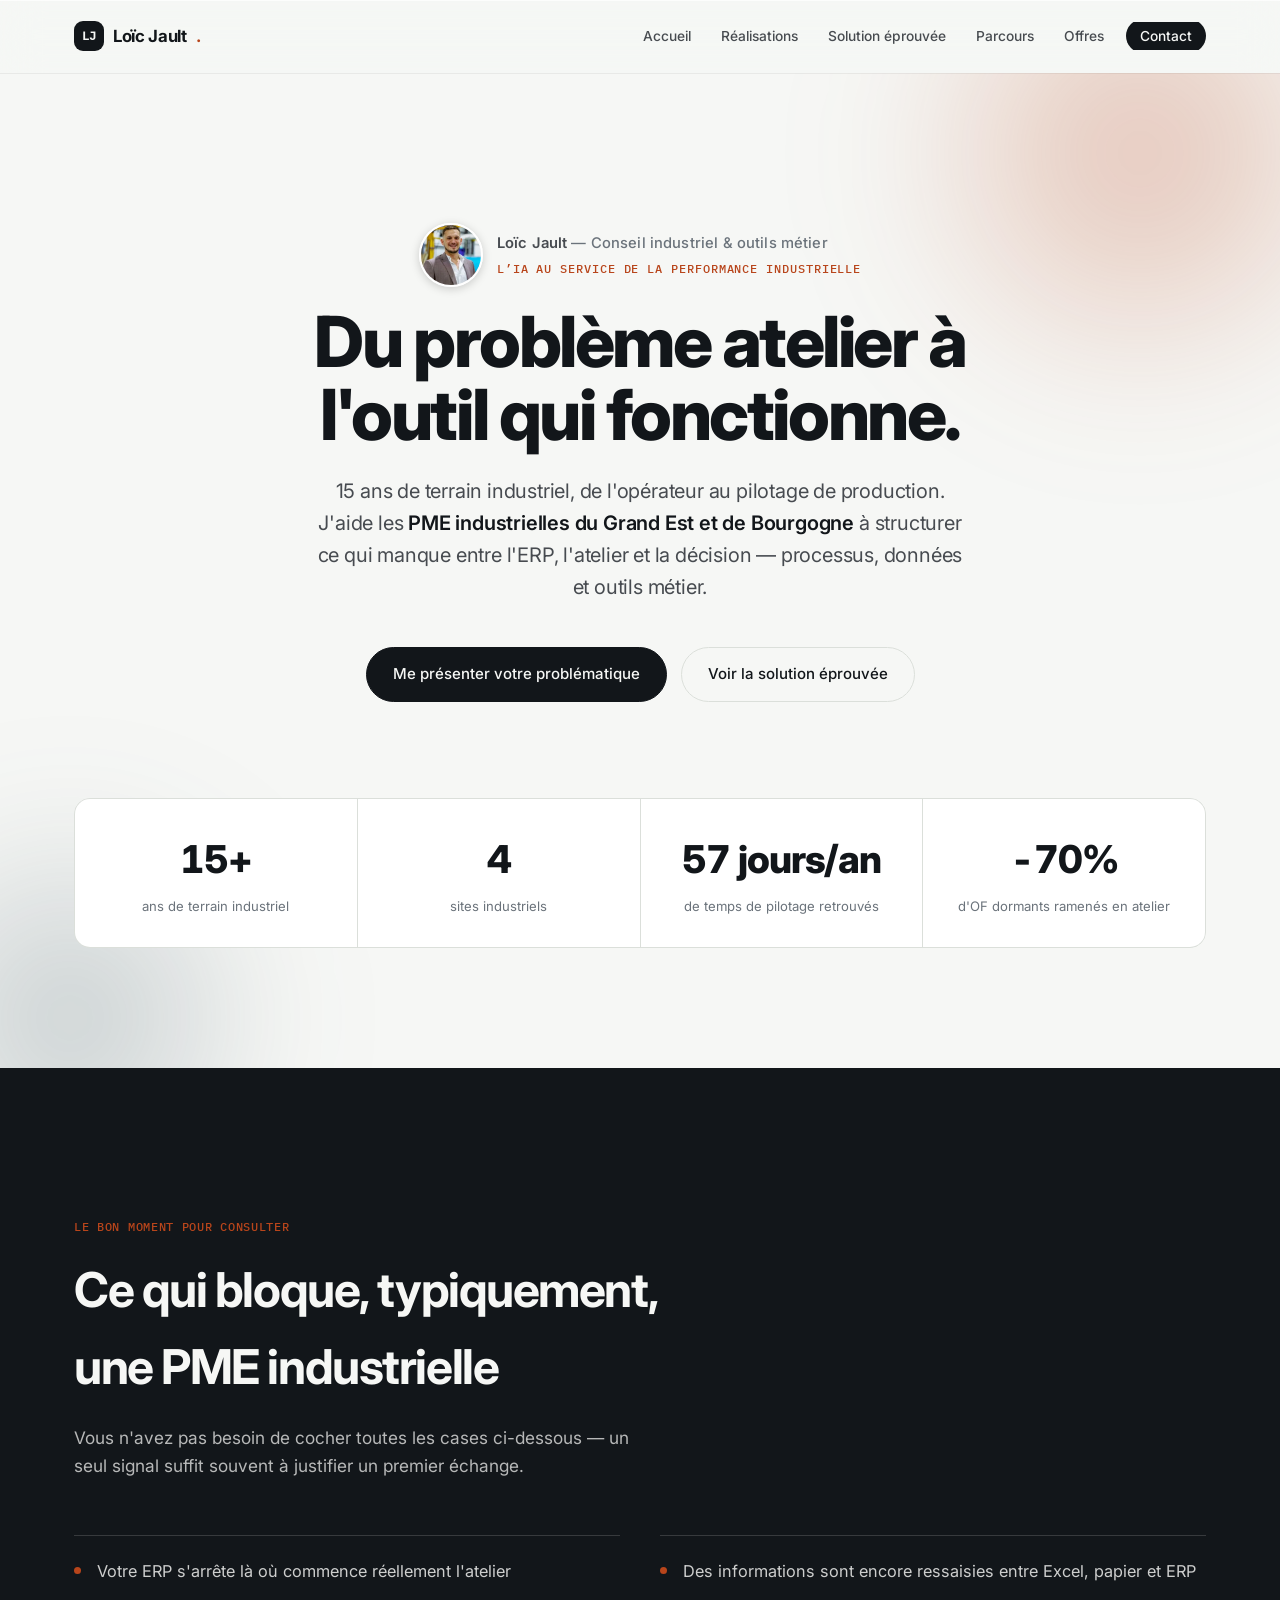
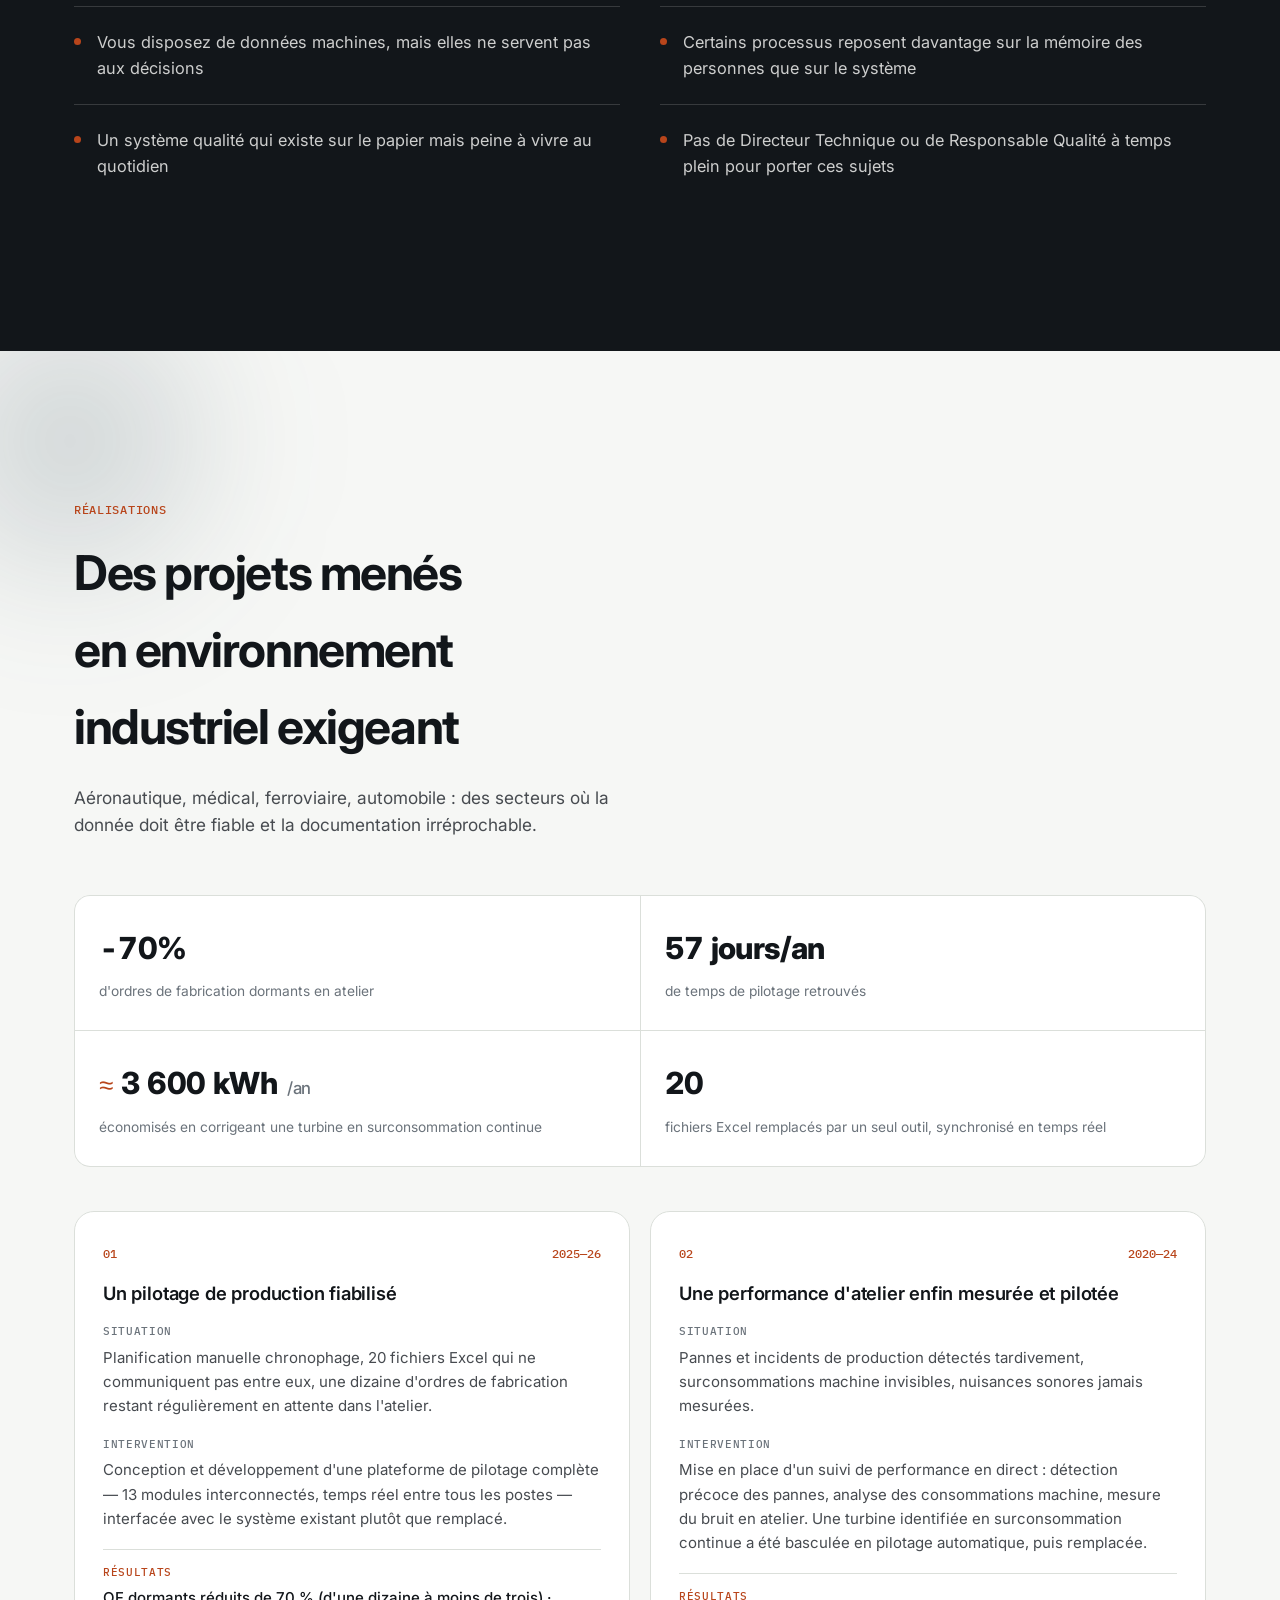
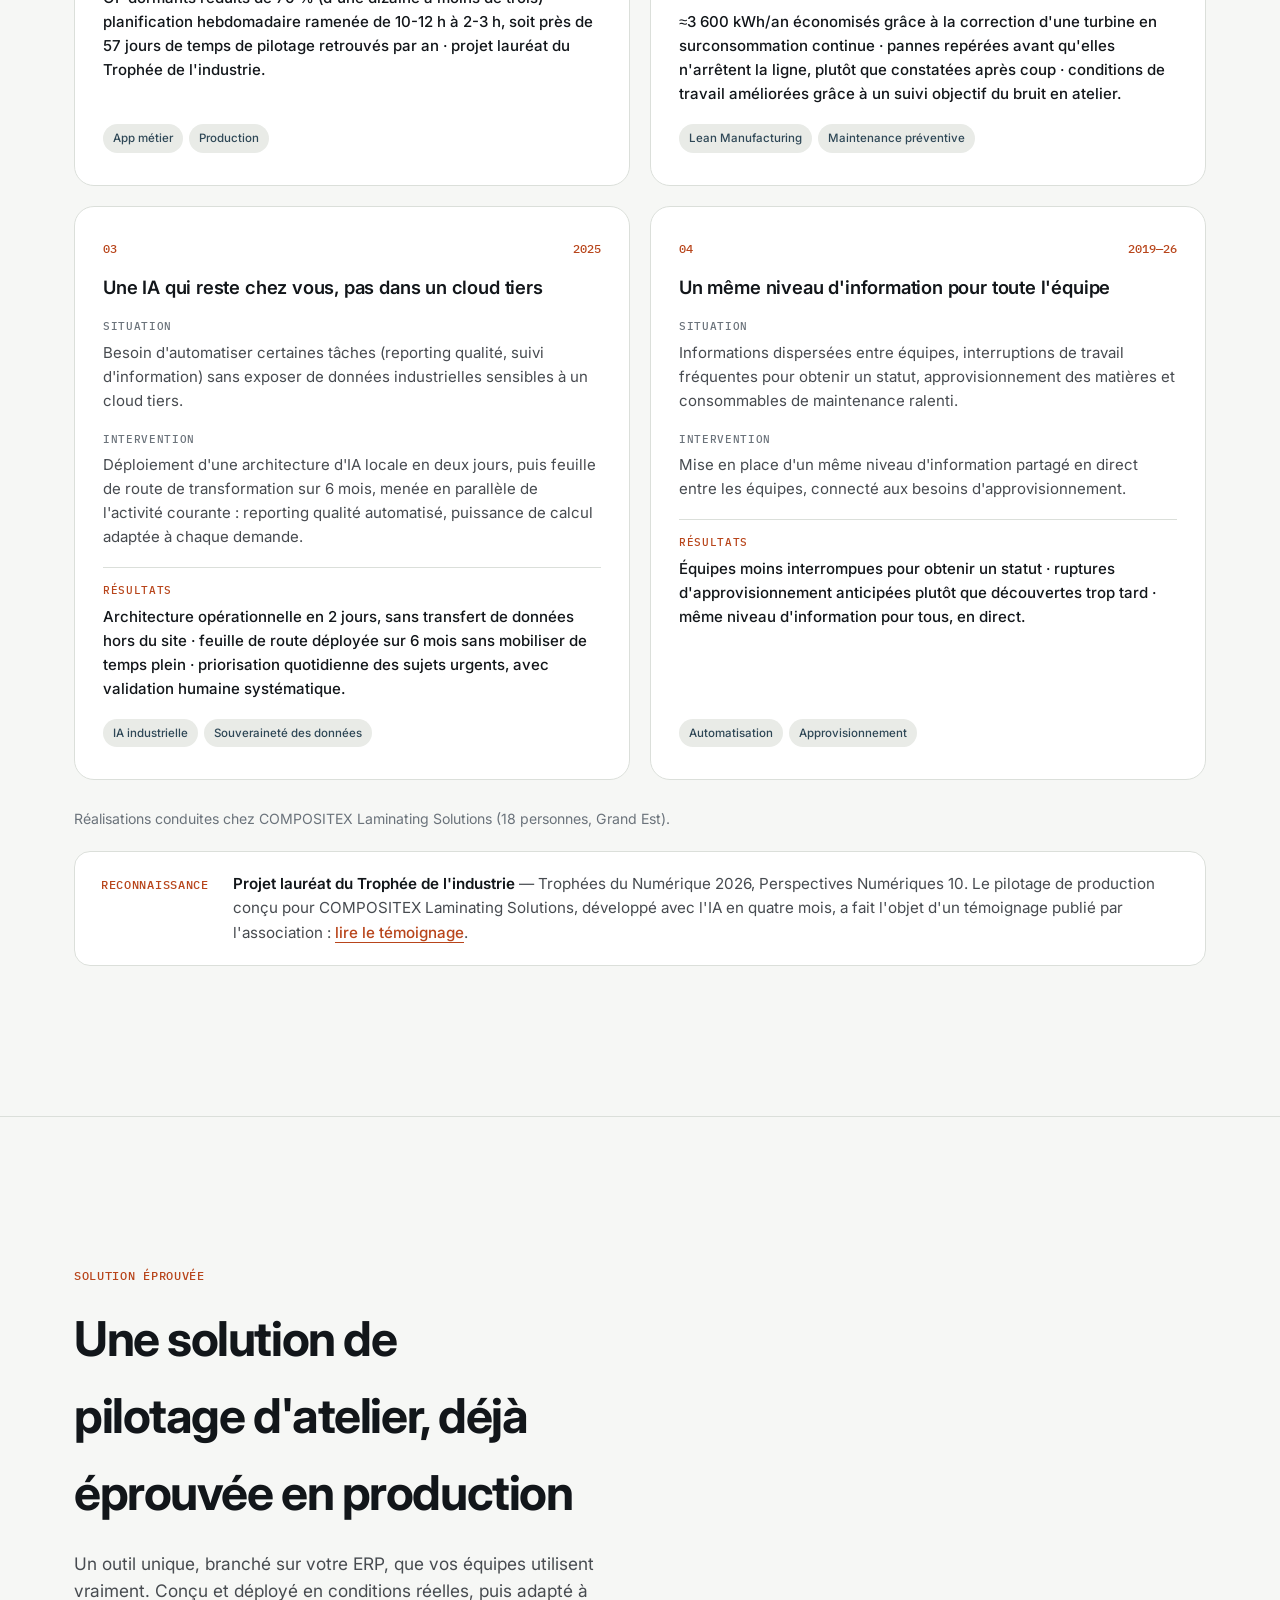
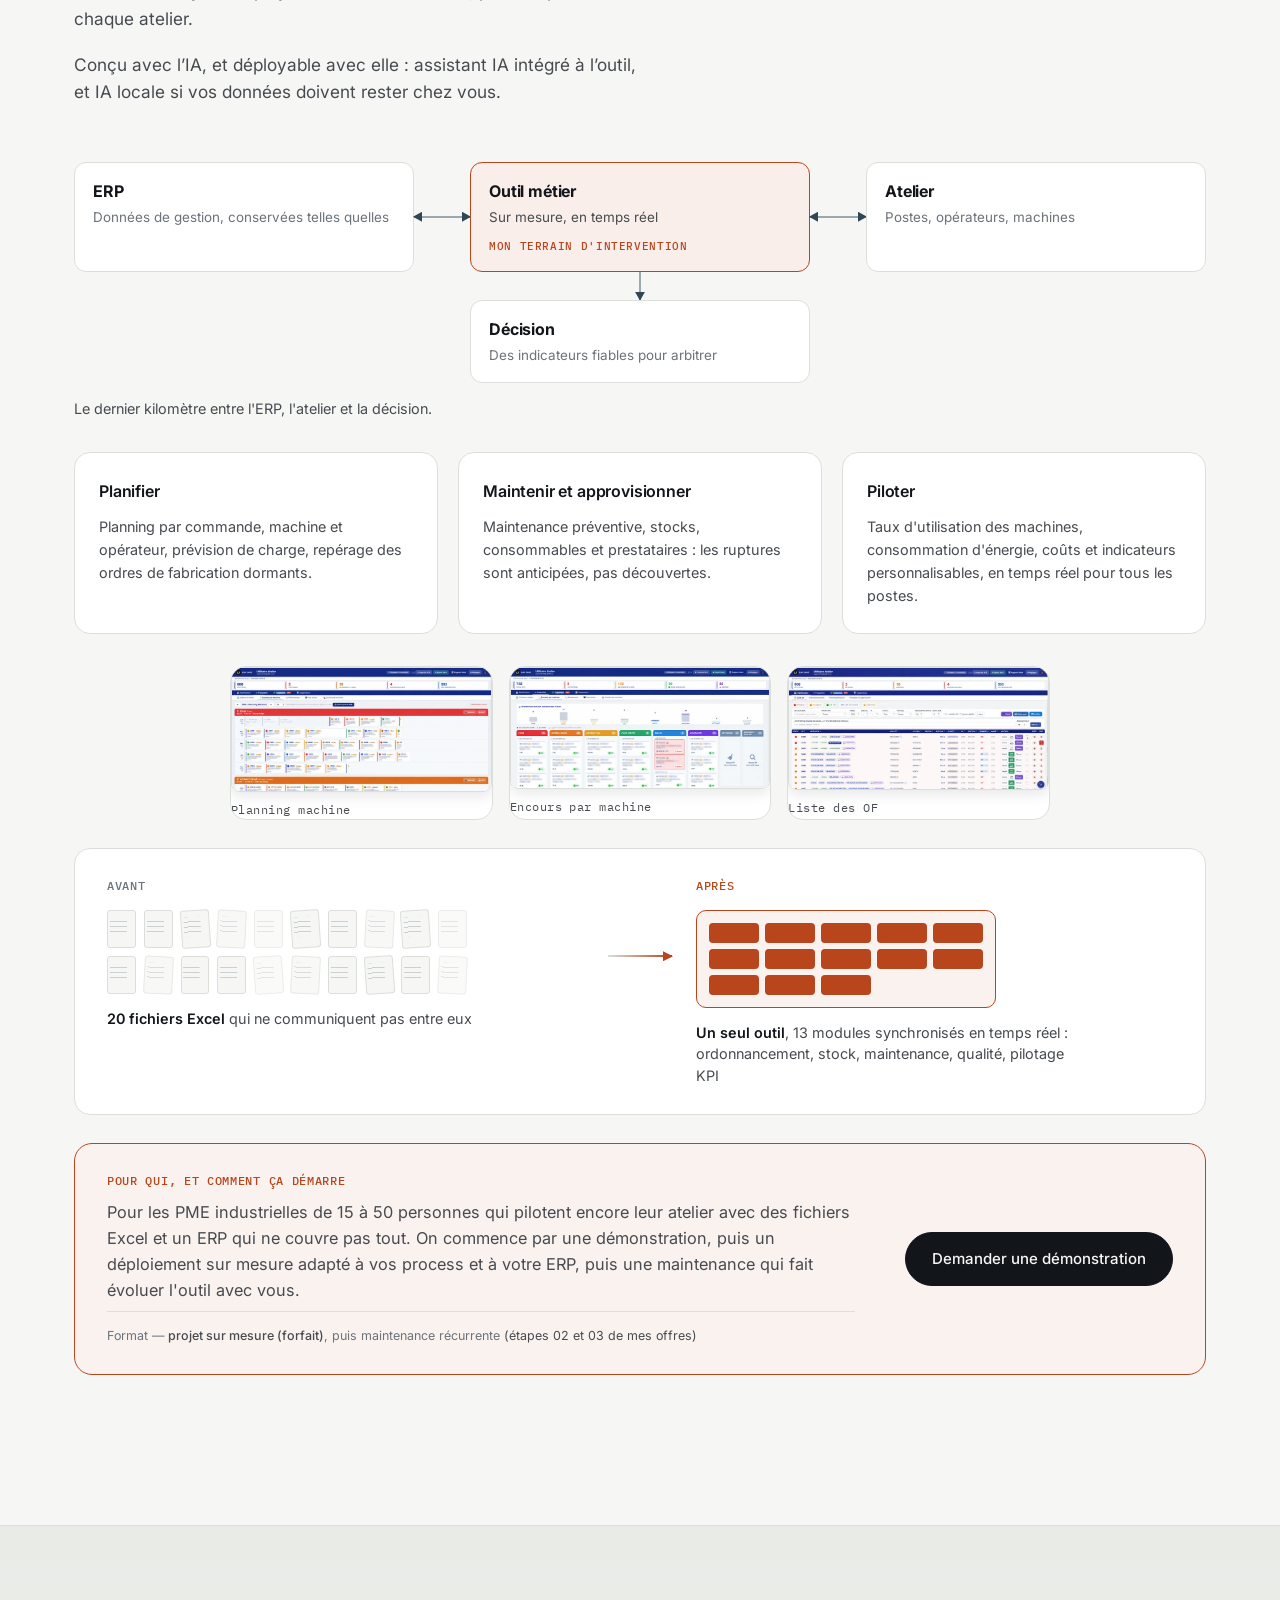
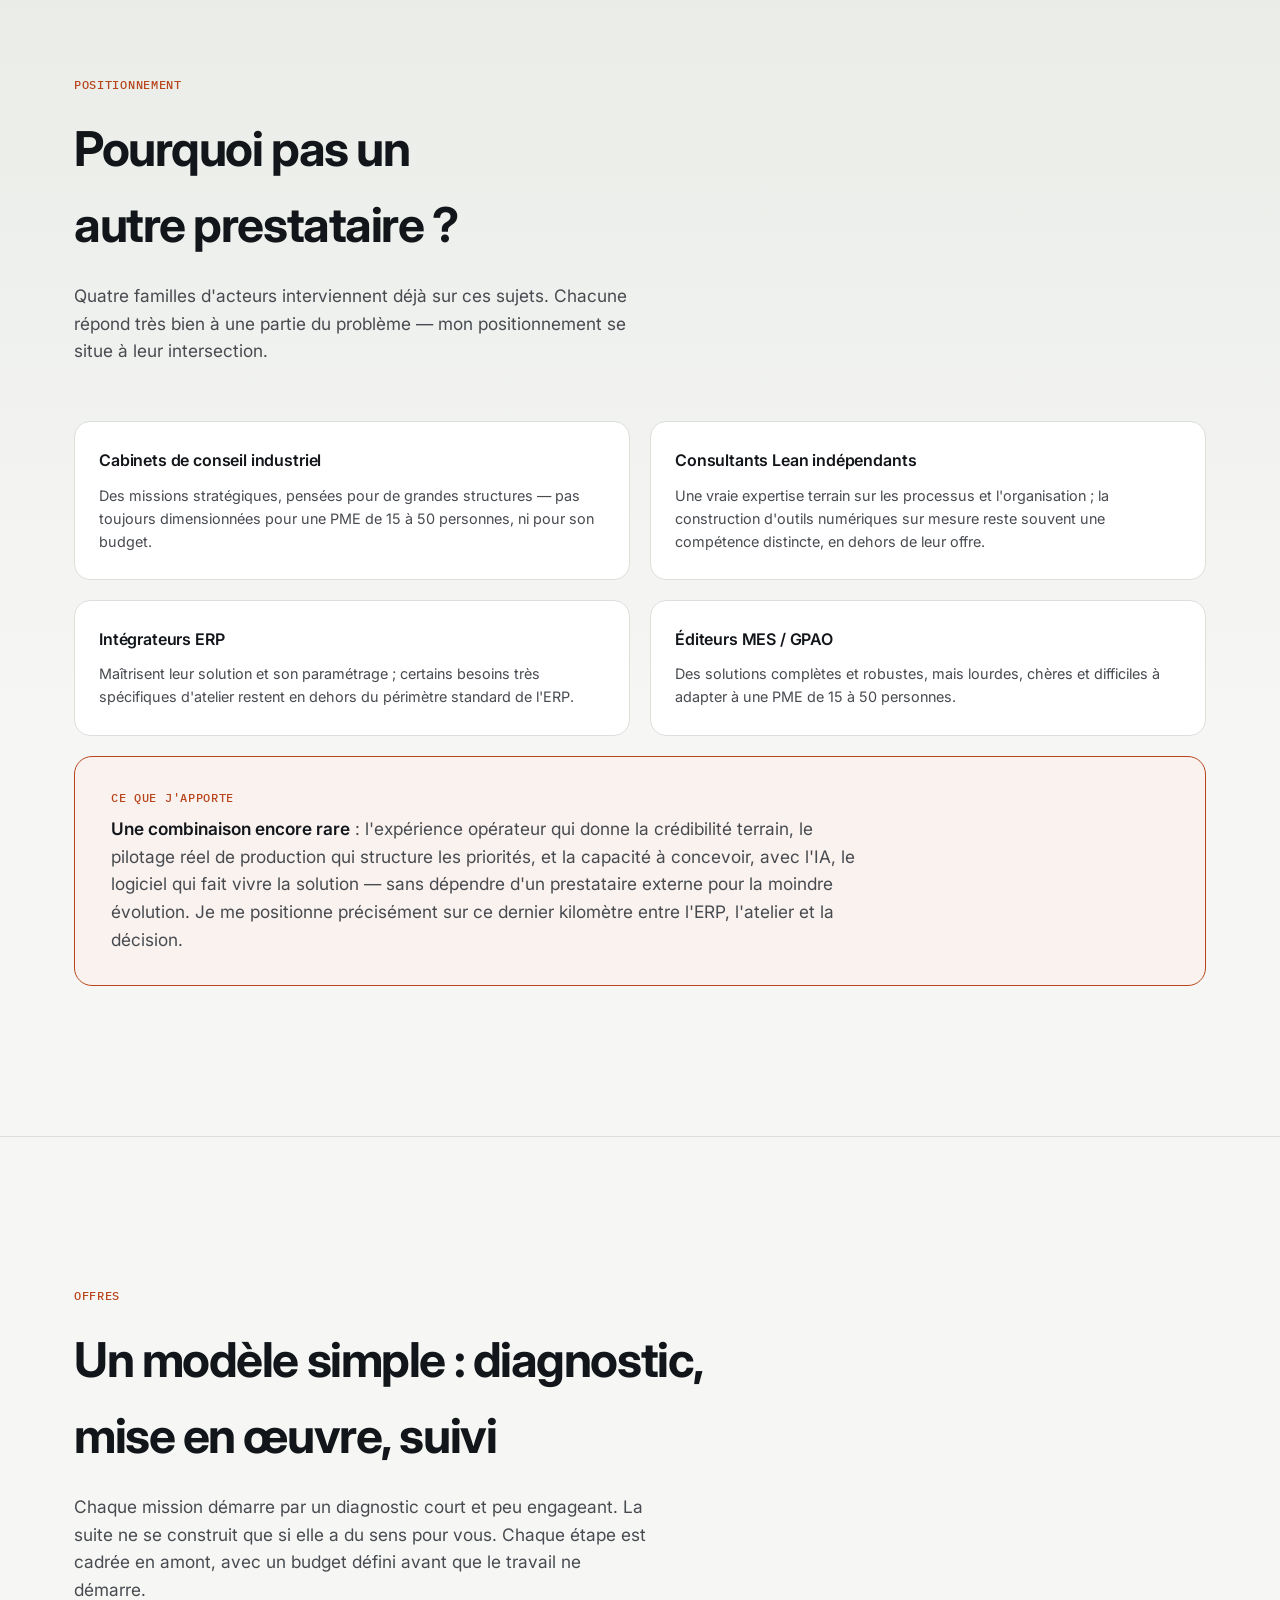
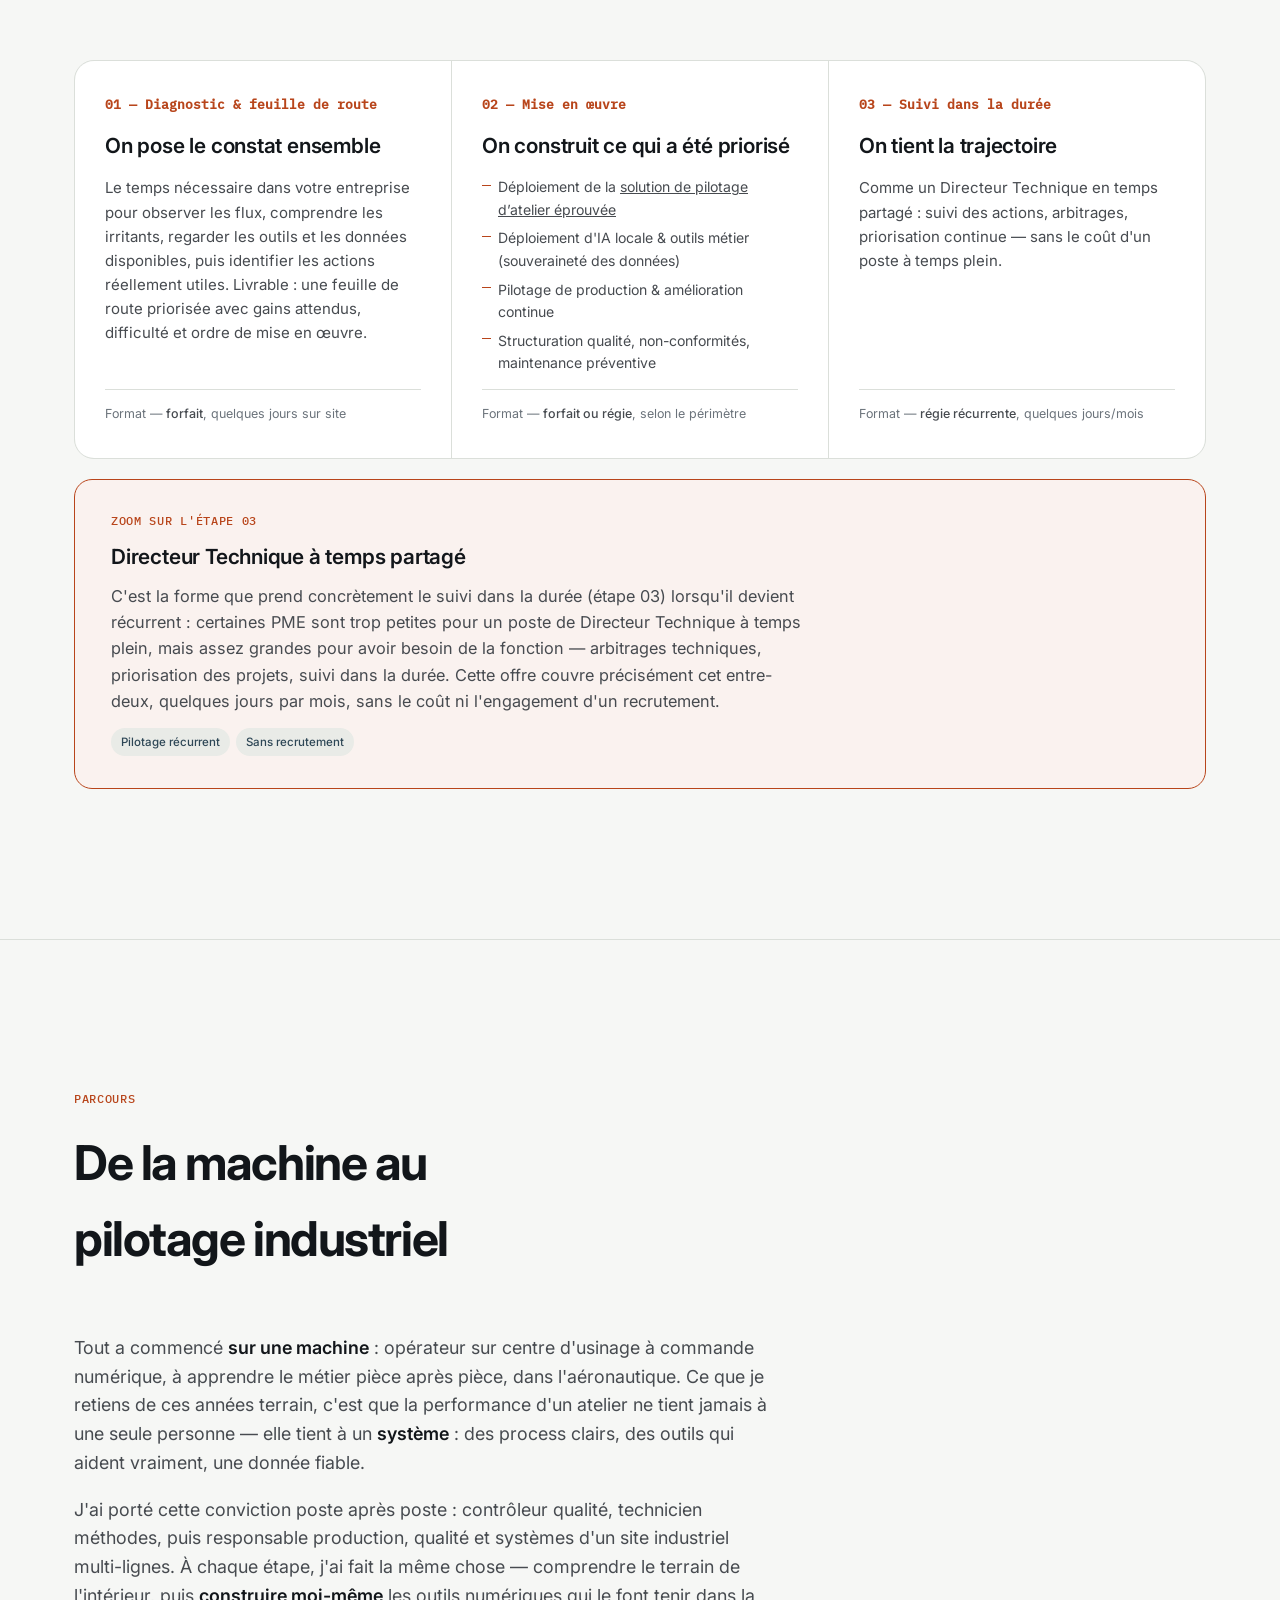
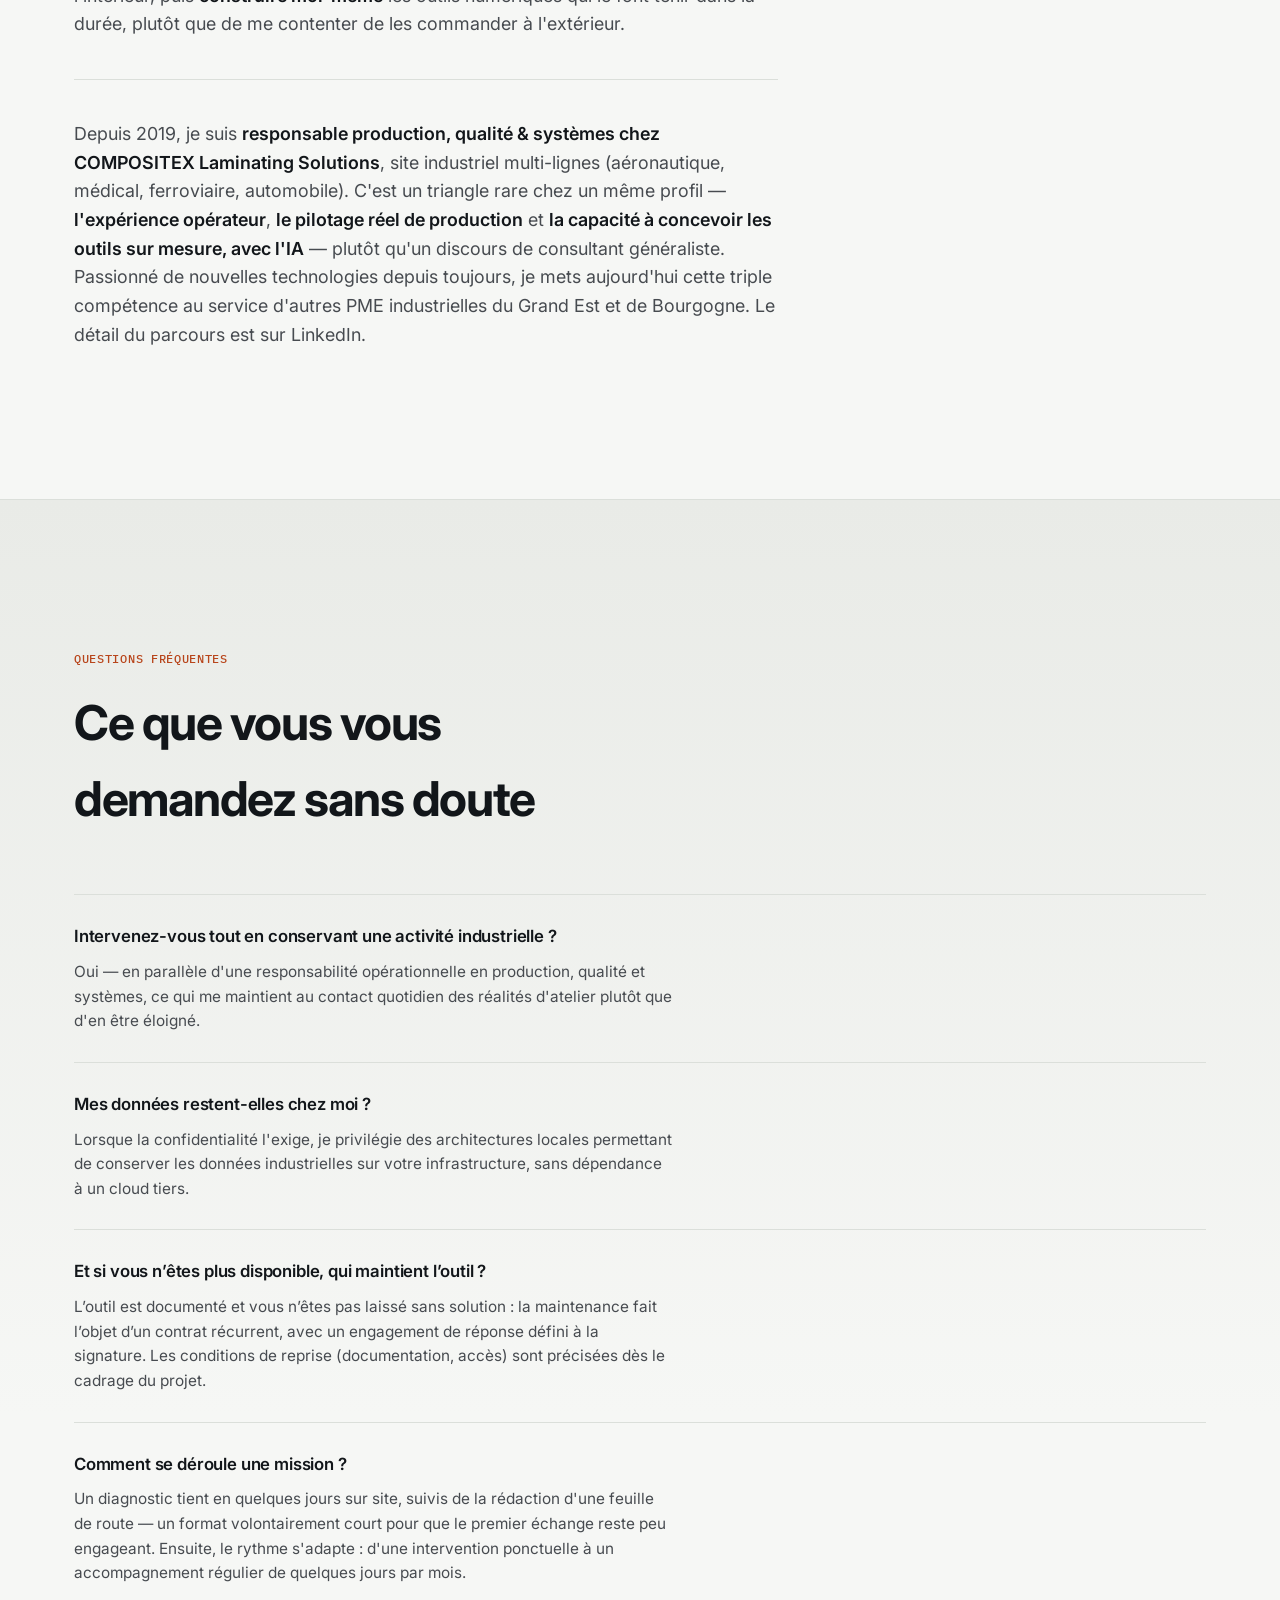
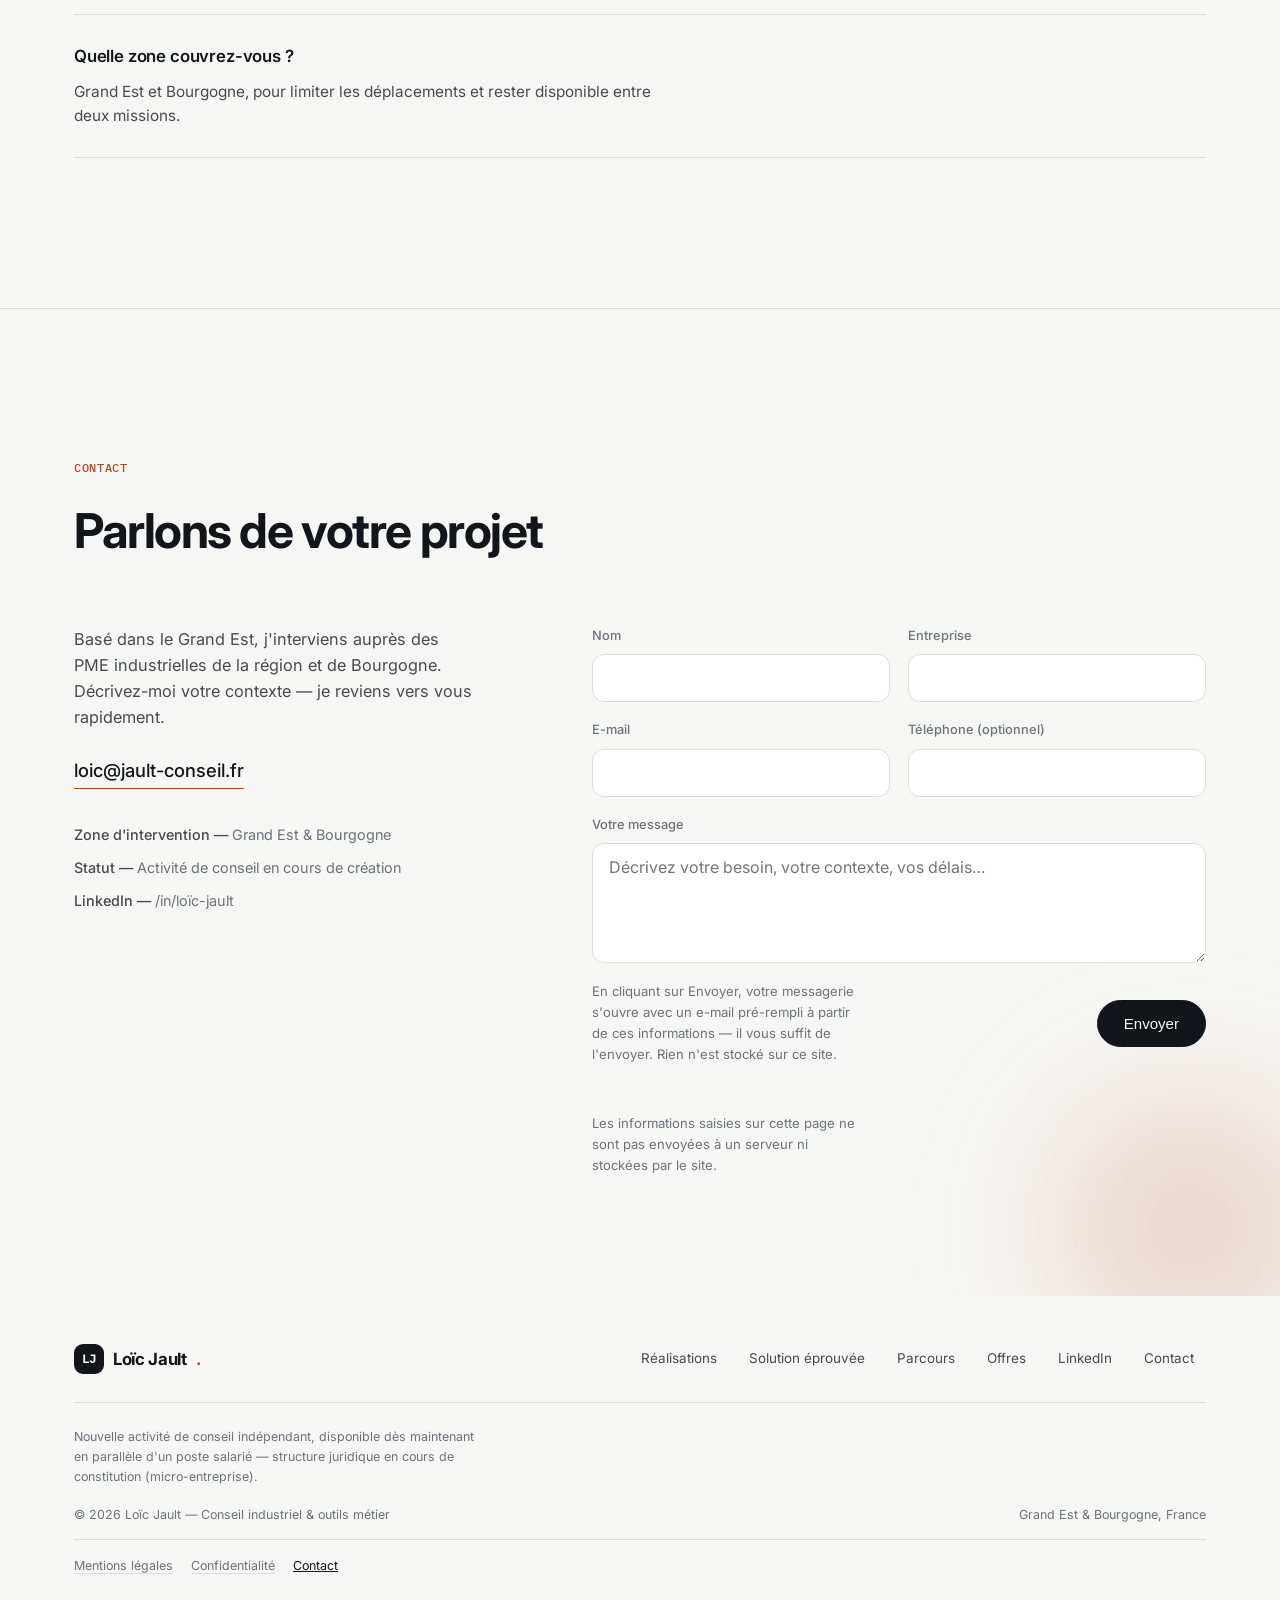
<file: index.html>
<!DOCTYPE html>
<html lang="fr">
<head>
<meta charset="UTF-8">
<meta name="viewport" content="width=device-width, initial-scale=1">
<title>Loïc Jault — Conseil industriel &amp; outils métier | L’IA au service de la performance industrielle</title>
<meta name="description" content="Conseil industriel indépendant pour PME du Grand Est et de Bourgogne : pilotage de production, qualité et outils métier sur mesure, conçus et déployés avec l’IA.">
<link rel="canonical" href="https://www.jault-conseil.fr/">
<link rel="icon" href="favicon.svg" type="image/svg+xml">
<link rel="icon" href="favicon-32.png" sizes="32x32" type="image/png">
<link rel="icon" href="favicon-16.png" sizes="16x16" type="image/png">
<link rel="apple-touch-icon" href="apple-touch-icon.png">

<meta property="og:type" content="website">
<meta property="og:site_name" content="Loïc Jault — Conseil industriel">
<meta property="og:title" content="Loïc Jault — Conseil industriel &amp; outils métier | L’IA au service de la performance industrielle">
<meta property="og:description" content="Conseil industriel indépendant pour PME du Grand Est et de Bourgogne : pilotage de production, qualité et outils métier sur mesure, conçus et déployés avec l’IA.">
<meta property="og:url" content="https://www.jault-conseil.fr/">
<meta property="og:locale" content="fr_FR">
<meta property="og:image" content="https://www.jault-conseil.fr/og-image.png">
<meta property="og:image:width" content="1200">
<meta property="og:image:height" content="630">

<meta name="twitter:card" content="summary_large_image">
<meta name="twitter:title" content="Loïc Jault — Conseil industriel &amp; outils métier | L’IA au service de la performance industrielle">
<meta name="twitter:description" content="Conseil industriel indépendant pour PME du Grand Est et de Bourgogne : pilotage de production, qualité et outils métier sur mesure, conçus et déployés avec l’IA.">
<meta name="twitter:image" content="https://www.jault-conseil.fr/og-image.png">

<meta http-equiv="Content-Security-Policy" content="default-src 'self'; script-src 'self'; style-src 'self' 'unsafe-inline'; img-src 'self'; font-src 'self'; connect-src 'self'; object-src 'none'; base-uri 'self'; form-action 'self'">
<meta name="referrer" content="strict-origin-when-cross-origin">
<script type="application/ld+json">
{
  "@context": "https://schema.org",
  "@type": "ProfessionalService",
  "name": "Loïc Jault — Conseil industriel",
  "url": "https://www.jault-conseil.fr/",
  "description": "Conseil industriel indépendant pour PME du Grand Est et de Bourgogne : pilotage de production, qualité et outils métier sur mesure, conçus et déployés avec l’IA.",
  "image": "https://www.jault-conseil.fr/og-image.png",
  "telephone": "+33618880042",
  "email": "loic@jault-conseil.fr",
  "areaServed": ["Grand Est", "Bourgogne"],
  "founder": {
    "@type": "Person",
    "name": "Loïc Jault",
    "sameAs": "https://www.linkedin.com/in/loïc-jault-8935b6b1/"
  },
  "subjectOf": {
    "@type": "Article",
    "name": "Compositex : l'IA au service des PME, c'est maintenant !",
    "url": "https://perspectives-numeriques.org/compositex-ia-pme/",
    "datePublished": "2026-09-22",
    "publisher": { "@type": "Organization", "name": "Perspectives Numériques 10" }
  }
}
</script>
<script type="application/ld+json">
{
  "@context": "https://schema.org",
  "@type": "FAQPage",
  "mainEntity": [
    {
      "@type": "Question",
      "name": "Intervenez-vous tout en conservant une activité industrielle ?",
      "acceptedAnswer": {
        "@type": "Answer",
        "text": "Oui — en parallèle d'une responsabilité opérationnelle en production, qualité et systèmes, ce qui me maintient au contact quotidien des réalités d'atelier plutôt que d'en être éloigné."
      }
    },
    {
      "@type": "Question",
      "name": "Mes données restent-elles chez moi ?",
      "acceptedAnswer": {
        "@type": "Answer",
        "text": "Lorsque la confidentialité l'exige, je privilégie des architectures locales permettant de conserver les données industrielles sur votre infrastructure, sans dépendance à un cloud tiers."
      }
    },
    {
      "@type": "Question",
      "name": "Comment se déroule une mission ?",
      "acceptedAnswer": {
        "@type": "Answer",
        "text": "Un diagnostic tient en quelques jours sur site, suivis de la rédaction d'une feuille de route — un format volontairement court pour que le premier échange reste peu engageant. Ensuite, le rythme s'adapte : d'une intervention ponctuelle à un accompagnement régulier de quelques jours par mois."
      }
    },
    {
      "@type": "Question",
      "name": "Et si vous n’êtes plus disponible, qui maintient l’outil ?",
      "acceptedAnswer": {
        "@type": "Answer",
        "text": "L’outil est documenté et vous n’êtes pas laissé sans solution : la maintenance fait l’objet d’un contrat récurrent, avec un engagement de réponse défini à la signature. Les conditions de reprise (documentation, accès) sont précisées dès le cadrage du projet."
      }
    },
    {
      "@type": "Question",
      "name": "Quelle zone couvrez-vous ?",
      "acceptedAnswer": {
        "@type": "Answer",
        "text": "Grand Est et Bourgogne, pour limiter les déplacements et rester disponible entre deux missions."
      }
    }
  ]
}
</script>

<link rel="stylesheet" href="styles.css?v=20261013d">
<noscript><style>.reveal{ opacity:1 !important; transform:none !important; filter:none !important; }</style></noscript>

</head>
<body class="js">

  <div class="scroll-progress" id="scrollProgress" aria-hidden="true"></div>

  <nav class="topnav" id="topnav">
    <div class="wrap">
      <a class="brand" href="#accueil"><span class="mono-mark">LJ</span> Loïc Jault<span class="dot">.</span></a>
      <ul class="navlinks" id="navlinks">
        <li><a href="#accueil">Accueil</a></li>
        <li><a href="#realisations">Réalisations</a></li>
        <li><a href="#solution">Solution éprouvée</a></li>
        <li><a href="#parcours">Parcours</a></li>
        <li><a href="#services">Offres</a></li>
        <li><a href="#contact" class="nav-cta">Contact</a></li>
      </ul>
      <button class="navtoggle" id="navtoggle" type="button" aria-label="Ouvrir le menu" aria-expanded="false" aria-controls="navlinks"><span></span></button>
    </div>
  </nav>

  <section id="accueil">
    <div class="orb-parallax orb-1" data-parallax="16" aria-hidden="true"><span class="orb orb-glow-1"></span></div>
    <div class="orb-parallax orb-2" data-parallax="11" aria-hidden="true"><span class="orb orb-glow-2"></span></div>
    <div class="wrap hero-inner">
      <div class="hero-identity reveal">
        <img class="hero-avatar" src="avatar.webp" alt="Portrait de Loïc Jault" width="64" height="64" loading="lazy">
        <div>
          <p class="hero-byline"><strong>Loïc Jault</strong> — Conseil industriel &amp; outils métier</p>
          <p class="hero-tagline">L’IA au service de la performance industrielle</p>
        </div>
      </div>
      <h1 class="hero-name reveal">Du problème atelier à l'outil qui fonctionne.</h1>
      <p class="hero-role reveal">15 ans de terrain industriel, de l'opérateur au pilotage de production. J'aide les <strong>PME industrielles du Grand Est et de Bourgogne</strong> à structurer ce qui manque entre l'ERP, l'atelier et la décision — processus, données et outils métier.</p>
      <div class="hero-cta reveal">
        <a class="btn btn-primary" href="#contact">Me présenter votre problématique</a>
        <a class="btn btn-ghost" href="#solution">Voir la solution éprouvée</a>
      </div>

      <div class="hero-stats reveal">
        <div class="stat">
          <div class="stat-num" data-count="15" data-suffix="+">15+</div>
          <div class="stat-label">ans de terrain industriel</div>
        </div>
        <div class="stat">
          <div class="stat-num" data-count="4">4</div>
          <div class="stat-label">sites industriels</div>
        </div>
        <div class="stat">
          <div class="stat-num" data-count="57" data-suffix=" jours/an">57 jours/an</div>
          <div class="stat-label">de temps de pilotage retrouvés</div>
        </div>
        <div class="stat">
          <div class="stat-num" data-count="-70" data-suffix="%">-70%</div>
          <div class="stat-label">d'OF dormants ramenés en atelier</div>
        </div>
      </div>
    </div>
  </section>

  <section id="constat" class="section-dark">
    <div class="wrap">
      <div class="section-head reveal">
        <div class="eyebrow">Le bon moment pour consulter</div>
        <h2>Ce qui bloque, typiquement, une PME industrielle</h2>
        <p class="lede">Vous n'avez pas besoin de cocher toutes les cases ci-dessous — un seul signal suffit souvent à justifier un premier échange.</p>
      </div>

      <div class="signal-grid">
        <div class="signal reveal"><span class="signal-mark"></span><p>Votre ERP s'arrête là où commence réellement l'atelier</p></div>
        <div class="signal reveal"><span class="signal-mark"></span><p>Des informations sont encore ressaisies entre Excel, papier et ERP</p></div>
        <div class="signal reveal"><span class="signal-mark"></span><p>Vous disposez de données machines, mais elles ne servent pas aux décisions</p></div>
        <div class="signal reveal"><span class="signal-mark"></span><p>Certains processus reposent davantage sur la mémoire des personnes que sur le système</p></div>
        <div class="signal reveal"><span class="signal-mark"></span><p>Un système qualité qui existe sur le papier mais peine à vivre au quotidien</p></div>
        <div class="signal reveal"><span class="signal-mark"></span><p>Pas de Directeur Technique ou de Responsable Qualité à temps plein pour porter ces sujets</p></div>
      </div>
    </div>
  </section>

  <section id="realisations">
    <div class="orb-parallax orb-sm orb-pos-tl" data-parallax="9" aria-hidden="true"><span class="orb orb-glow-2"></span></div>
    <div class="wrap">
      <div class="section-head reveal">
        <div class="eyebrow">Réalisations</div>
        <h2>Des projets menés en environnement industriel exigeant</h2>
        <p class="lede">Aéronautique, médical, ferroviaire, automobile : des secteurs où la donnée doit être fiable et la documentation irréprochable.</p>
      </div>

      <div class="result-stats">
        <div class="result-stat reveal">
          <div class="result-value"><span class="stat-num" data-count="-70" data-suffix="%">-70%</span></div>
          <div class="result-label">d'ordres de fabrication dormants en atelier</div>
        </div>
        <div class="result-stat reveal">
          <div class="result-value"><span class="stat-num" data-count="57" data-suffix=" jours/an">57 jours/an</span></div>
          <div class="result-label">de temps de pilotage retrouvés</div>
        </div>
        <div class="result-stat reveal">
          <div class="result-value"><span class="arrow">&#8776;</span><span class="stat-num" data-count="3600" data-suffix=" kWh" data-thousands="1">3 600 kWh</span><span class="result-unit">/an</span></div>
          <div class="result-label">économisés en corrigeant une turbine en surconsommation continue</div>
        </div>
        <div class="result-stat reveal">
          <div class="result-value"><span class="stat-num" data-count="20">20</span></div>
          <div class="result-label">fichiers Excel remplacés par un seul outil, synchronisé en temps réel</div>
        </div>
      </div>

      <div class="grid-cards">
        <article class="card reveal">
          <div class="card-ref"><span>01</span><span>2025—26</span></div>
          <h3>Un pilotage de production fiabilisé</h3>
          <div class="case-block">
            <span class="case-label">Situation</span>
            <p>Planification manuelle chronophage, 20 fichiers Excel qui ne communiquent pas entre eux, une dizaine d'ordres de fabrication restant régulièrement en attente dans l'atelier.</p>
          </div>
          <div class="case-block">
            <span class="case-label">Intervention</span>
            <p>Conception et développement d'une plateforme de pilotage complète — 13 modules interconnectés, temps réel entre tous les postes — interfacée avec le système existant plutôt que remplacé.</p>
          </div>
          <div class="case-block case-result">
            <span class="case-label">Résultats</span>
            <p>OF dormants réduits de 70 % (d'une dizaine à moins de trois) · planification hebdomadaire ramenée de 10-12 h à 2-3 h, soit près de 57 jours de temps de pilotage retrouvés par an · projet lauréat du Trophée de l'industrie.</p>
          </div>
          <div class="card-tags"><span class="tag">App métier</span><span class="tag">Production</span></div>
        </article>
        <article class="card reveal">
          <div class="card-ref"><span>02</span><span>2020—24</span></div>
          <h3>Une performance d'atelier enfin mesurée et pilotée</h3>
          <div class="case-block">
            <span class="case-label">Situation</span>
            <p>Pannes et incidents de production détectés tardivement, surconsommations machine invisibles, nuisances sonores jamais mesurées.</p>
          </div>
          <div class="case-block">
            <span class="case-label">Intervention</span>
            <p>Mise en place d'un suivi de performance en direct : détection précoce des pannes, analyse des consommations machine, mesure du bruit en atelier. Une turbine identifiée en surconsommation continue a été basculée en pilotage automatique, puis remplacée.</p>
          </div>
          <div class="case-block case-result">
            <span class="case-label">Résultats</span>
            <p>&#8776;3 600 kWh/an économisés grâce à la correction d'une turbine en surconsommation continue · pannes repérées avant qu'elles n'arrêtent la ligne, plutôt que constatées après coup · conditions de travail améliorées grâce à un suivi objectif du bruit en atelier.</p>
          </div>
          <div class="card-tags"><span class="tag">Lean Manufacturing</span><span class="tag">Maintenance préventive</span></div>
        </article>
        <article class="card reveal">
          <div class="card-ref"><span>03</span><span>2025</span></div>
          <h3>Une IA qui reste chez vous, pas dans un cloud tiers</h3>
          <div class="case-block">
            <span class="case-label">Situation</span>
            <p>Besoin d'automatiser certaines tâches (reporting qualité, suivi d'information) sans exposer de données industrielles sensibles à un cloud tiers.</p>
          </div>
          <div class="case-block">
            <span class="case-label">Intervention</span>
            <p>Déploiement d'une architecture d'IA locale en deux jours, puis feuille de route de transformation sur 6 mois, menée en parallèle de l'activité courante : reporting qualité automatisé, puissance de calcul adaptée à chaque demande.</p>
          </div>
          <div class="case-block case-result">
            <span class="case-label">Résultats</span>
            <p>Architecture opérationnelle en 2 jours, sans transfert de données hors du site · feuille de route déployée sur 6 mois sans mobiliser de temps plein · priorisation quotidienne des sujets urgents, avec validation humaine systématique.</p>
          </div>
          <div class="card-tags"><span class="tag">IA industrielle</span><span class="tag">Souveraineté des données</span></div>
        </article>
        <article class="card reveal">
          <div class="card-ref"><span>04</span><span>2019—26</span></div>
          <h3>Un même niveau d'information pour toute l'équipe</h3>
          <div class="case-block">
            <span class="case-label">Situation</span>
            <p>Informations dispersées entre équipes, interruptions de travail fréquentes pour obtenir un statut, approvisionnement des matières et consommables de maintenance ralenti.</p>
          </div>
          <div class="case-block">
            <span class="case-label">Intervention</span>
            <p>Mise en place d'un même niveau d'information partagé en direct entre les équipes, connecté aux besoins d'approvisionnement.</p>
          </div>
          <div class="case-block case-result">
            <span class="case-label">Résultats</span>
            <p>Équipes moins interrompues pour obtenir un statut · ruptures d'approvisionnement anticipées plutôt que découvertes trop tard · même niveau d'information pour tous, en direct.</p>
          </div>
          <div class="card-tags"><span class="tag">Automatisation</span><span class="tag">Approvisionnement</span></div>
        </article>
      </div>
      <p class="portfolio-note reveal">Réalisations conduites chez COMPOSITEX Laminating Solutions (18 personnes, Grand Est).</p>
      <div class="recognition reveal">
        <div class="recognition-label">Reconnaissance</div>
        <p class="recognition-text"><strong>Projet lauréat du Trophée de l'industrie</strong> — Trophées du Numérique 2026, Perspectives Numériques 10. Le pilotage de production conçu pour COMPOSITEX Laminating Solutions, développé avec l'IA en quatre mois, a fait l'objet d'un témoignage publié par l'association : <a class="link-draw" href="https://perspectives-numeriques.org/compositex-ia-pme/" target="_blank" rel="noopener">lire le témoignage</a>.</p>
      </div>
    </div>
  </section>

  <section id="solution">
    <div class="wrap">
      <div class="section-head reveal">
        <div class="eyebrow">Solution éprouvée</div>
        <h2>Une solution de pilotage d'atelier, déjà éprouvée en production</h2>
        <p class="lede">Un outil unique, branché sur votre ERP, que vos équipes utilisent vraiment. Conçu et déployé en conditions réelles, puis adapté à chaque atelier.</p>
        <p class="lede">Conçu avec l’IA, et déployable avec elle : assistant IA intégré à l’outil, et IA locale si vos données doivent rester chez vous.</p>
      </div>

      <div class="solution-flow reveal">
  <figure class="flow-map">
    <div class="fm-grid">
      <div class="fm-node"><span class="fm-k">ERP</span><span class="fm-d">Données de gestion, conservées telles quelles</span></div>
      <div class="fm-link" aria-hidden="true"></div>
      <div class="fm-node fm-tool"><span class="fm-k">Outil métier</span><span class="fm-d">Sur mesure, en temps réel</span><span class="fm-flag">Mon terrain d'intervention</span></div>
      <div class="fm-link" aria-hidden="true"></div>
      <div class="fm-node"><span class="fm-k">Atelier</span><span class="fm-d">Postes, opérateurs, machines</span></div>
      <div class="fm-down" aria-hidden="true"></div>
      <div class="fm-node fm-decision"><span class="fm-k">Décision</span><span class="fm-d">Des indicateurs fiables pour arbitrer</span></div>
    </div>
    <figcaption>Le dernier kilomètre entre l'ERP, l'atelier et la décision.</figcaption>
  </figure>
      </div>

      <div class="compare-grid">
        <div class="compare-card reveal">
          <h3>Planifier</h3>
          <p>Planning par commande, machine et opérateur, prévision de charge, repérage des ordres de fabrication dormants.</p>
        </div>
        <div class="compare-card reveal">
          <h3>Maintenir et approvisionner</h3>
          <p>Maintenance préventive, stocks, consommables et prestataires : les ruptures sont anticipées, pas découvertes.</p>
        </div>
        <div class="compare-card reveal">
          <h3>Piloter</h3>
          <p>Taux d'utilisation des machines, consommation d'énergie, coûts et indicateurs personnalisables, en temps réel pour tous les postes.</p>
        </div>
      </div>

      <div class="solution-shots reveal">
        <a class="shot" href="solution-planning.webp" target="_blank" rel="noopener">
          <img src="solution-planning-mini.webp" width="720" height="343" loading="lazy" decoding="async" alt="Capture de l’outil : Planning machine de la semaine, ordres de fabrication par machine et par jour, code couleur d’urgence et taux de charge.">
          <span>Planning machine</span>
        </a>
        <a class="shot" href="solution-encours.webp" target="_blank" rel="noopener">
          <img src="solution-encours-mini.webp" width="720" height="335" loading="lazy" decoding="async" alt="Capture de l’outil : Vue par machine : ordres en attente et en cours, retards signalés en rouge.">
          <span>Encours par machine</span>
        </a>
        <a class="shot" href="solution-liste.webp" target="_blank" rel="noopener">
          <img src="solution-liste-mini.webp" width="720" height="337" loading="lazy" decoding="async" alt="Capture de l’outil : Liste des ordres de fabrication avec filtres, statuts, opérations, semaine cible et affectation en masse.">
          <span>Liste des OF</span>
        </a>
      </div>

      <div class="solution-proof">
      <figure class="excel-map reveal">
        <div class="em-side em-before">
          <div class="em-tag">Avant</div>
          <div class="em-files" aria-hidden="true"><i class="em-file"></i><i class="em-file"></i><i class="em-file"></i><i class="em-file"></i><i class="em-file"></i><i class="em-file"></i><i class="em-file"></i><i class="em-file"></i><i class="em-file"></i><i class="em-file"></i><i class="em-file"></i><i class="em-file"></i><i class="em-file"></i><i class="em-file"></i><i class="em-file"></i><i class="em-file"></i><i class="em-file"></i><i class="em-file"></i><i class="em-file"></i><i class="em-file"></i></div>
          <p class="em-cap"><strong>20 fichiers Excel</strong> qui ne communiquent pas entre eux</p>
        </div>
        <div class="em-arrow" aria-hidden="true"></div>
        <div class="em-side em-after">
          <div class="em-tag em-tag-accent">Après</div>
          <div class="em-tool" aria-hidden="true"><i class="em-cell" style="--i:0"></i><i class="em-cell" style="--i:1"></i><i class="em-cell" style="--i:2"></i><i class="em-cell" style="--i:3"></i><i class="em-cell" style="--i:4"></i><i class="em-cell" style="--i:5"></i><i class="em-cell" style="--i:6"></i><i class="em-cell" style="--i:7"></i><i class="em-cell" style="--i:8"></i><i class="em-cell" style="--i:9"></i><i class="em-cell" style="--i:10"></i><i class="em-cell" style="--i:11"></i><i class="em-cell" style="--i:12"></i></div>
          <p class="em-cap"><strong>Un seul outil</strong>, 13 modules synchronisés en temps réel : ordonnancement, stock, maintenance, qualité, pilotage KPI</p>
        </div>
      </figure>
      </div>

      <div class="solution-start reveal">
        <div class="solution-start-text">
          <div class="eyebrow">Pour qui, et comment ça démarre</div>
          <p>Pour les PME industrielles de 15 à 50 personnes qui pilotent encore leur atelier avec des fichiers Excel et un ERP qui ne couvre pas tout. On commence par une démonstration, puis un déploiement sur mesure adapté à vos process et à votre ERP, puis une maintenance qui fait évoluer l'outil avec vous.</p>
          <div class="step-format">Format — <strong>projet sur mesure (forfait)</strong>, puis maintenance récurrente <span class="step-note">(étapes 02 et 03 de mes offres)</span></div>
        </div>
        <a class="btn btn-primary" href="#contact">Demander une démonstration</a>
      </div>
    </div>
  </section>

  <section id="positionnement" class="section-tint">
    <div class="wrap">
      <div class="section-head reveal">
        <div class="eyebrow">Positionnement</div>
        <h2>Pourquoi pas un autre prestataire ?</h2>
        <p class="lede">Quatre familles d'acteurs interviennent déjà sur ces sujets. Chacune répond très bien à une partie du problème — mon positionnement se situe à leur intersection.</p>
      </div>

      <div class="compare-grid compare-grid-4">
        <div class="compare-card reveal">
          <h3>Cabinets de conseil industriel</h3>
          <p>Des missions stratégiques, pensées pour de grandes structures — pas toujours dimensionnées pour une PME de 15 à 50 personnes, ni pour son budget.</p>
        </div>
        <div class="compare-card reveal">
          <h3>Consultants Lean indépendants</h3>
          <p>Une vraie expertise terrain sur les processus et l'organisation ; la construction d'outils numériques sur mesure reste souvent une compétence distincte, en dehors de leur offre.</p>
        </div>
        <div class="compare-card reveal">
          <h3>Intégrateurs ERP</h3>
          <p>Maîtrisent leur solution et son paramétrage ; certains besoins très spécifiques d'atelier restent en dehors du périmètre standard de l'ERP.</p>
        </div>
        <div class="compare-card reveal">
          <h3>Éditeurs MES / GPAO</h3>
          <p>Des solutions complètes et robustes, mais lourdes, chères et difficiles à adapter à une PME de 15 à 50 personnes.</p>
        </div>
      </div>

      <div class="compare-you reveal">
        <div class="eyebrow">Ce que j'apporte</div>
        <p><strong>Une combinaison encore rare</strong> : l'expérience opérateur qui donne la crédibilité terrain, le pilotage réel de production qui structure les priorités, et la capacité à concevoir, avec l'IA, le logiciel qui fait vivre la solution — sans dépendre d'un prestataire externe pour la moindre évolution. Je me positionne précisément sur ce dernier kilomètre entre l'ERP, l'atelier et la décision.</p>
      </div>
    </div>
  </section>

  <section id="services">
    <div class="wrap">
      <div class="section-head reveal">
        <div class="eyebrow">Offres</div>
        <h2>Un modèle simple : diagnostic, mise en œuvre, suivi</h2>
        <p class="lede">Chaque mission démarre par un diagnostic court et peu engageant. La suite ne se construit que si elle a du sens pour vous. Chaque étape est cadrée en amont, avec un budget défini avant que le travail ne démarre.</p>
      </div>

      <div class="steps">
        <div class="step reveal">
          <div class="step-num mono">01 — Diagnostic &amp; feuille de route</div>
          <h3>On pose le constat ensemble</h3>
          <p>Le temps nécessaire dans votre entreprise pour observer les flux, comprendre les irritants, regarder les outils et les données disponibles, puis identifier les actions réellement utiles. Livrable : une feuille de route priorisée avec gains attendus, difficulté et ordre de mise en œuvre.</p>
          <div class="step-format">Format — <strong>forfait</strong>, quelques jours sur site</div>
        </div>
        <div class="step reveal">
          <div class="step-num mono">02 — Mise en œuvre</div>
          <h3>On construit ce qui a été priorisé</h3>
          <ul class="step-domains">
            <li>Déploiement de la <a href="#solution">solution de pilotage d’atelier éprouvée</a></li>
            <li>Déploiement d'IA locale &amp; outils métier (souveraineté des données)</li>
            <li>Pilotage de production &amp; amélioration continue</li>
            <li>Structuration qualité, non-conformités, maintenance préventive</li>
          </ul>
          <div class="step-format">Format — <strong>forfait ou régie</strong>, selon le périmètre</div>
        </div>
        <div class="step reveal">
          <div class="step-num mono">03 — Suivi dans la durée</div>
          <h3>On tient la trajectoire</h3>
          <p>Comme un Directeur Technique en temps partagé : suivi des actions, arbitrages, priorisation continue — sans le coût d'un poste à temps plein.</p>
          <div class="step-format">Format — <strong>régie récurrente</strong>, quelques jours/mois</div>
        </div>
      </div>

      <div class="offer-focus reveal">
        <div class="eyebrow">Zoom sur l'étape 03</div>
        <h3>Directeur Technique à temps partagé</h3>
        <p>C'est la forme que prend concrètement le suivi dans la durée (étape 03) lorsqu'il devient récurrent : certaines PME sont trop petites pour un poste de Directeur Technique à temps plein, mais assez grandes pour avoir besoin de la fonction — arbitrages techniques, priorisation des projets, suivi dans la durée. Cette offre couvre précisément cet entre-deux, quelques jours par mois, sans le coût ni l'engagement d'un recrutement.</p>
        <div class="card-tags"><span class="tag">Pilotage récurrent</span><span class="tag">Sans recrutement</span></div>
      </div>
    </div>
  </section>

  <section id="parcours">
    <div class="wrap">
      <div class="section-head reveal">
        <div class="eyebrow">Parcours</div>
        <h2>De la machine au pilotage industriel</h2>
      </div>

      <div class="story-lede reveal">
        <p>Tout a commencé <strong>sur une machine</strong> : opérateur sur centre d'usinage à commande numérique, à apprendre le métier pièce après pièce, dans l'aéronautique. Ce que je retiens de ces années terrain, c'est que la performance d'un atelier ne tient jamais à une seule personne — elle tient à un <strong>système</strong> : des process clairs, des outils qui aident vraiment, une donnée fiable.</p>
        <p>J'ai porté cette conviction poste après poste : contrôleur qualité, technicien méthodes, puis responsable production, qualité et systèmes d'un site industriel multi-lignes. À chaque étape, j'ai fait la même chose — comprendre le terrain de l'intérieur, puis <strong>construire moi-même</strong> les outils numériques qui le font tenir dans la durée, plutôt que de me contenter de les commander à l'extérieur.</p>
      </div>

      <div class="story-close reveal">
        <p>Depuis 2019, je suis <strong>responsable production, qualité &amp; systèmes chez COMPOSITEX Laminating Solutions</strong>, site industriel multi-lignes (aéronautique, médical, ferroviaire, automobile). C'est un triangle rare chez un même profil — <strong>l'expérience opérateur</strong>, <strong>le pilotage réel de production</strong> et <strong>la capacité à concevoir les outils sur mesure, avec l'IA</strong> — plutôt qu'un discours de consultant généraliste. Passionné de nouvelles technologies depuis toujours, je mets aujourd'hui cette triple compétence au service d'autres PME industrielles du Grand Est et de Bourgogne. <a href="https://www.linkedin.com/in/loïc-jault-8935b6b1/" target="_blank" rel="noopener" class="link-draw">Le détail du parcours est sur LinkedIn</a>.</p>
      </div>
    </div>
  </section>

  <section id="faq" class="section-tint">
    <div class="wrap">
      <div class="section-head reveal">
        <div class="eyebrow">Questions fréquentes</div>
        <h2>Ce que vous vous demandez sans doute</h2>
      </div>

      <div class="faq">
        <div class="faq-item reveal">
          <h3>Intervenez-vous tout en conservant une activité industrielle ?</h3>
          <p>Oui — en parallèle d'une responsabilité opérationnelle en production, qualité et systèmes, ce qui me maintient au contact quotidien des réalités d'atelier plutôt que d'en être éloigné.</p>
        </div>
        <div class="faq-item reveal">
          <h3>Mes données restent-elles chez moi ?</h3>
          <p>Lorsque la confidentialité l'exige, je privilégie des architectures locales permettant de conserver les données industrielles sur votre infrastructure, sans dépendance à un cloud tiers.</p>
        </div>
        <div class="faq-item reveal">
          <h3>Et si vous n’êtes plus disponible, qui maintient l’outil ?</h3>
          <p>L’outil est documenté et vous n’êtes pas laissé sans solution : la maintenance fait l’objet d’un contrat récurrent, avec un engagement de réponse défini à la signature. Les conditions de reprise (documentation, accès) sont précisées dès le cadrage du projet.</p>
        </div>
        <div class="faq-item reveal">
          <h3>Comment se déroule une mission ?</h3>
          <p>Un diagnostic tient en quelques jours sur site, suivis de la rédaction d'une feuille de route — un format volontairement court pour que le premier échange reste peu engageant. Ensuite, le rythme s'adapte : d'une intervention ponctuelle à un accompagnement régulier de quelques jours par mois.</p>
        </div>
        <div class="faq-item reveal">
          <h3>Quelle zone couvrez-vous ?</h3>
          <p>Grand Est et Bourgogne, pour limiter les déplacements et rester disponible entre deux missions.</p>
        </div>
      </div>
    </div>
  </section>

  <section id="contact">
    <div class="orb-parallax orb-sm orb-pos-br" data-parallax="9" aria-hidden="true"><span class="orb orb-glow-1"></span></div>
    <div class="wrap">
      <div class="section-head reveal">
        <div class="eyebrow">Contact</div>
        <h2>Parlons de votre projet</h2>
      </div>

      <div class="contact-grid">
        <div class="contact-info reveal">
          <p>Basé dans le Grand Est, j'interviens auprès des PME industrielles de la région et de Bourgogne. Décrivez-moi votre contexte — je reviens vers vous rapidement.</p>
          <a class="contact-email" href="mailto:loic@jault-conseil.fr">loic@jault-conseil.fr</a>
          <div class="contact-meta">
            <div><strong>Zone d'intervention —</strong> Grand Est &amp; Bourgogne</div>
            <div><strong>Statut —</strong> Activité de conseil en cours de création</div>
            <div><strong>LinkedIn —</strong> <a href="https://www.linkedin.com/in/loïc-jault-8935b6b1/" target="_blank" rel="noopener" class="link-draw">/in/loïc-jault</a></div>
          </div>
        </div>

        <form id="contact-form" class="reveal" autocomplete="off">
          <div class="row-2">
            <div class="field">
              <label for="f-name">Nom</label>
              <input id="f-name" name="name" type="text" required>
            </div>
            <div class="field">
              <label for="f-company">Entreprise</label>
              <input id="f-company" name="company" type="text">
            </div>
          </div>
          <div class="row-2">
            <div class="field">
              <label for="f-email">E-mail</label>
              <input id="f-email" name="email" type="email" required>
            </div>
            <div class="field">
              <label for="f-phone">Téléphone (optionnel)</label>
              <input id="f-phone" name="phone" type="tel">
            </div>
          </div>
          <div class="field">
            <label for="f-message">Votre message</label>
            <textarea id="f-message" name="message" required placeholder="Décrivez votre besoin, votre contexte, vos délais…"></textarea>
          </div>
          <div class="form-foot">
            <p class="form-note">En cliquant sur Envoyer, votre messagerie s'ouvre avec un e-mail pré-rempli à partir de ces informations — il vous suffit de l'envoyer. Rien n'est stocké sur ce site.</p>
            <button type="submit" class="btn btn-primary" id="submit-btn">Envoyer</button>
          </div>
          <p class="form-status" id="form-status" role="status"></p>
          <p class="form-note" style="margin-top:-4px;">Les informations saisies sur cette page ne sont pas envoyées à un serveur ni stockées par le site.</p>
        </form>
      </div>
    </div>
  </section>

  <footer>
    <div class="wrap">
      <div class="footer-top">
        <a class="brand" href="#accueil"><span class="mono-mark">LJ</span> Loïc Jault<span class="dot">.</span></a>
        <ul class="footer-links">
          <li><a href="#realisations">Réalisations</a></li>
          <li><a href="#solution">Solution éprouvée</a></li>
          <li><a href="#parcours">Parcours</a></li>
          <li><a href="#services">Offres</a></li>
          <li><a href="https://www.linkedin.com/in/loïc-jault-8935b6b1/" target="_blank" rel="noopener">LinkedIn</a></li>
          <li><a href="#contact">Contact</a></li>
        </ul>
      </div>
      <p>Nouvelle activité de conseil indépendant, disponible dès maintenant en parallèle d'un poste salarié — structure juridique en cours de constitution (micro-entreprise).</p>
      <div class="footer-bottom">
        <span>© <span id="year">2026</span> Loïc Jault — Conseil industriel &amp; outils métier</span>
        <span>Grand Est &amp; Bourgogne, France</span>
      </div>
      <ul class="footer-legal">
        <li><button type="button" data-open-legal="mentions">Mentions légales</button></li>
        <li><button type="button" data-open-legal="confidentialite">Confidentialité</button></li>
        <li><a href="mailto:loic@jault-conseil.fr">Contact</a></li>
      </ul>
    </div>
  </footer>

  <div class="legal-overlay" id="legal-mentions" data-legal-overlay aria-hidden="true">
    <div class="legal-modal" role="dialog" aria-modal="true" aria-labelledby="legal-mentions-title">
      <div class="legal-modal-head">
        <h2 id="legal-mentions-title">Mentions légales</h2>
        <button type="button" class="legal-close" data-close-legal aria-label="Fermer">✕</button>
      </div>
      <div class="legal-body">
        <h3>Éditeur du site</h3>
        <p>Ce site est édité à titre personnel par <strong>Loïc Jault</strong>, dans le cadre d'une activité de conseil indépendant en cours de création. À la date de publication, cette activité n'est pas encore immatriculée : elle sera exercée sous le statut d'entrepreneur individuel (micro-entreprise) une fois les démarches d'immatriculation finalisées.</p>
        <ul>
          <li>Responsable de publication : Loïc Jault</li>
          <li>Adresse professionnelle : <span class="legal-placeholder">[à compléter à l'immatriculation]</span></li>
          <li>E-mail de contact : <a href="mailto:loic@jault-conseil.fr">loic@jault-conseil.fr</a></li>
          <li>SIREN / SIRET : <span class="legal-placeholder">[non applicable — activité en cours de création]</span></li>
        </ul>
        <p>Cette page sera mise à jour avec les informations légales complètes (SIREN, SIRET, adresse, TVA le cas échéant) dès l'immatriculation effective de l'activité.</p>

        <h3>Hébergement</h3>
        <p>Ce site est hébergé par GitHub, Inc. — GitHub Pages, 88 Colin P. Kelly Jr. Street, San Francisco, CA 94107, États-Unis. Loïc Jault n'exploite pas de serveur propre à ce jour ; l'infrastructure technique (disponibilité, sécurité du transport, journalisation) relève de GitHub dans le cadre de ses propres conditions d'utilisation.</p>

        <h3>Propriété intellectuelle</h3>
        <p>L'ensemble des contenus de ce site (textes, mise en page, éléments graphiques) est la propriété de Loïc Jault, sauf mention contraire. Toute reproduction sans autorisation préalable est interdite.</p>

        <h3>Liens hypertextes</h3>
        <p>Ce site peut contenir des liens vers des sites tiers (notamment LinkedIn). Loïc Jault n'exerce aucun contrôle sur ces contenus externes et décline toute responsabilité à leur égard.</p>

        <p class="legal-updated">Dernière mise à jour : septembre 2026.</p>
      </div>
    </div>
  </div>

  <div class="legal-overlay" id="legal-confidentialite" data-legal-overlay aria-hidden="true">
    <div class="legal-modal" role="dialog" aria-modal="true" aria-labelledby="legal-confidentialite-title">
      <div class="legal-modal-head">
        <h2 id="legal-confidentialite-title">Politique de confidentialité</h2>
        <button type="button" class="legal-close" data-close-legal aria-label="Fermer">✕</button>
      </div>
      <div class="legal-body">
        <h3>Responsable de traitement</h3>
        <p>Loïc Jault est responsable du traitement des données collectées via ce site, joignable à <a href="mailto:loic@jault-conseil.fr">loic@jault-conseil.fr</a>.</p>

        <h3>Données collectées et finalité</h3>
        <p>Ce site ne collecte que les données que vous transmettez volontairement via le formulaire de contact : nom, e-mail et message (obligatoires) ; entreprise et téléphone (facultatifs). Ces informations servent uniquement à répondre à votre demande et, le cas échéant, à échanger sur un besoin professionnel.</p>
        <p>Aucune donnée n'est revendue, cédée à un tiers à des fins commerciales, ni utilisée à des fins de profilage ou de prospection non sollicitée.</p>

        <h3>Base légale</h3>
        <p>Le traitement repose sur l'intérêt légitime à répondre à une prise de contact que vous initiez vous-même auprès d'un professionnel — aucun consentement préalable par case à cocher n'est requis pour ce traitement.</p>

        <h3>Destinataires et sous-traitance technique</h3>
        <p>Le formulaire de contact ne transmet aucune donnée à un serveur : en cliquant sur « Envoyer », votre logiciel de messagerie s'ouvre avec un e-mail pré-rempli, que vous envoyez vous-même directement à Loïc Jault. Aucune donnée saisie dans le formulaire n'est donc stockée sur ce site ni transmise à un tiers avant votre propre envoi. Seul Loïc Jault reçoit et a accès au contenu de vos messages, à l'adresse indiquée. L'hébergement du site lui-même (les pages que vous consultez) est assuré par GitHub, Inc., qui n'a pas accès au contenu du formulaire.</p>

        <h3>Durée de conservation</h3>
        <p>Les messages sont conservés le temps nécessaire au traitement de votre demande, et au maximum 12 mois en l'absence de relation professionnelle engagée, sauf obligation légale contraire.</p>

        <h3>Cookies et traceurs</h3>
        <p>Ce site ne dépose aucun cookie de suivi ou de mesure d'audience. Il charge uniquement des polices de caractères depuis Google Fonts, ce qui n'entraîne pas de dépôt de cookie. Si un outil de mesure d'audience ou un traceur venait à être ajouté, cette page serait mise à jour et un dispositif de recueil du consentement serait ajouté avant toute activation.</p>

        <h3>Vos droits</h3>
        <p>Conformément au RGPD, vous disposez d'un droit d'accès, de rectification, d'effacement, de limitation et d'opposition concernant vos données, ainsi que du droit d'introduire une réclamation auprès de la CNIL (cnil.fr). Pour exercer ces droits, écrivez à <a href="mailto:loic@jault-conseil.fr">loic@jault-conseil.fr</a>.</p>

        <p class="legal-updated">Dernière mise à jour : septembre 2026.</p>
      </div>
    </div>
  </div>

<script src="app.js?v=20261013d" defer></script>
</body>
</html>
</file>
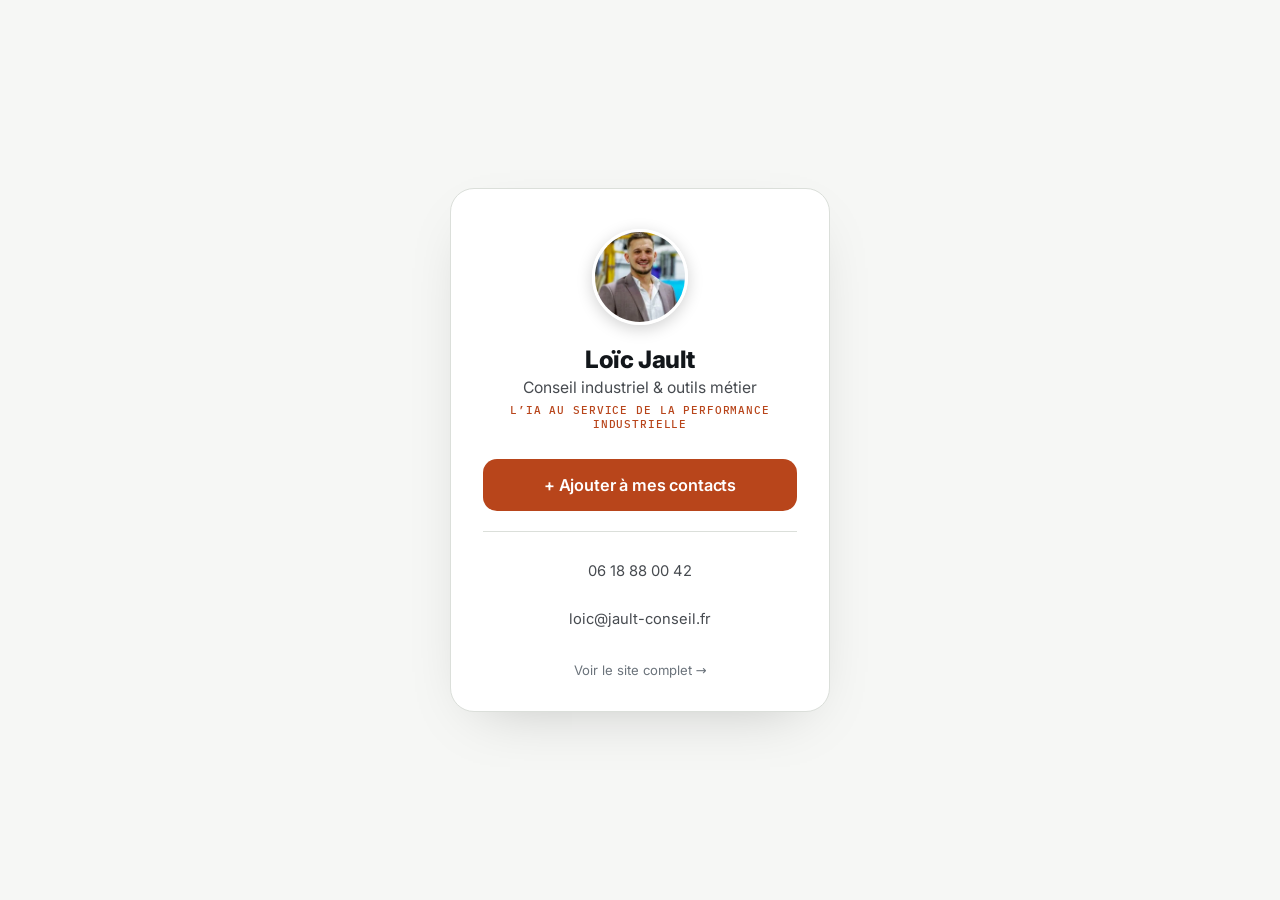
<file: carte/index.html>
<!DOCTYPE html>
<html lang="fr">
<head>
<meta charset="UTF-8">
<meta name="viewport" content="width=device-width, initial-scale=1">
<title>Loïc Jault — Contact</title>
<meta name="description" content="Ajoutez Loïc Jault à vos contacts — Conseil industriel &amp; outils métier.">
<meta name="robots" content="noindex">
<meta http-equiv="Content-Security-Policy" content="default-src 'self'; script-src 'self'; style-src 'self' 'unsafe-inline'; img-src 'self'; font-src 'self'; connect-src 'self'; object-src 'none'; base-uri 'self'; form-action 'self'">
<meta name="referrer" content="strict-origin-when-cross-origin">
<link rel="icon" href="../favicon.svg" type="image/svg+xml">
<link rel="icon" href="../favicon-32.png" sizes="32x32" type="image/png">
<link rel="apple-touch-icon" href="../apple-touch-icon.png">
<style>
  @font-face{
    font-family:"Inter";
    src:url("../fonts/inter-var.woff2") format("woff2-variations"), url("../fonts/inter-var.woff2") format("woff2");
    font-weight:100 900; font-style:normal; font-display:swap;
  }
  @font-face{
    font-family:"Inter";
    src:url("../fonts/inter-italic-var.woff2") format("woff2-variations"), url("../fonts/inter-italic-var.woff2") format("woff2");
    font-weight:100 900; font-style:italic; font-display:swap;
  }
  @font-face{
    font-family:"IBM Plex Mono";
    src:url("../fonts/ibm-plex-mono-400.woff2") format("woff2");
    font-weight:400; font-style:normal; font-display:swap;
  }
  @font-face{
    font-family:"IBM Plex Mono";
    src:url("../fonts/ibm-plex-mono-500.woff2") format("woff2");
    font-weight:500; font-style:normal; font-display:swap;
  }
  :root{
    --ink:#12161a; --ink-soft:#474b50; --ink-faint:#6b737b;
    --paper:#f6f7f5; --surface:#ffffff; --surface-2:#e9ebe7; --line:#dbdfda;
    --steel:#2e4756; --accent:#b8451b; --accent-2:#2e4756; --accent-ink:#ffffff;
    --ease: cubic-bezier(.16,1,.3,1);
  }
  @media (prefers-color-scheme: dark){
    :root:not([data-theme="light"]){
      --ink:#f1f3f0; --ink-soft:#c5cbc6; --ink-faint:#8a9089;
      --paper:#0a0c0d; --surface:#141718; --surface-2:#1a1e1f; --line:#2a2f30;
      --steel:#7fa0b0; --accent:#e0703a; --accent-2:#7fa0b0; --accent-ink:#1a0d04;
    }
  }
  :root[data-theme="dark"]{
    --ink:#f1f3f0; --ink-soft:#c5cbc6; --ink-faint:#8a9089;
    --paper:#0a0c0d; --surface:#141718; --surface-2:#1a1e1f; --line:#2a2f30;
    --steel:#7fa0b0; --accent:#e0703a; --accent-2:#7fa0b0; --accent-ink:#1a0d04;
  }
  *{ box-sizing:border-box; }
  body{
    margin:0; background:var(--paper); color:var(--ink);
    font-family:"Inter", ui-sans-serif, system-ui, sans-serif;
    -webkit-font-smoothing:antialiased;
    display:flex; align-items:center; justify-content:center;
    min-height:100vh; padding:24px;
  }
  .card{
    width:100%; max-width:380px; background:var(--surface);
    border:1px solid var(--line); border-radius:24px;
    padding:40px 32px 32px; text-align:center;
    box-shadow:0 20px 60px -30px rgba(0,0,0,.25);
  }
  .avatar{
    width:96px; height:96px; border-radius:50%; object-fit:cover;
    margin:0 auto 20px; display:block;
    box-shadow:0 4px 16px rgba(0,0,0,.18); border:3px solid var(--surface);
  }
  h1{ font-size:1.5rem; font-weight:800; letter-spacing:-0.02em; margin:0 0 4px; }
  .title{ font-size:0.98rem; color:var(--ink-soft); margin:0 0 6px; }
  .tagline{
    font-family:"IBM Plex Mono", ui-monospace, monospace;
    font-size:0.68rem; font-weight:500; letter-spacing:0.08em; text-transform:uppercase;
    color:var(--accent); margin:0 0 28px;
  }
  .btn-add{
    display:block; width:100%; padding:16px 20px; border-radius:14px;
    background:var(--accent); color:var(--accent-ink); text-decoration:none;
    font-weight:600; font-size:1.02rem; letter-spacing:-0.01em;
    transition:transform .2s var(--ease), box-shadow .2s ease;
  }
  .btn-add:hover{ transform:translateY(-2px); box-shadow:0 10px 24px -12px rgba(184,69,27,.5); }
  .links{
    display:flex; flex-direction:column; gap:10px;
    margin-top:20px; padding-top:20px; border-top:1px solid var(--line);
  }
  .links a{
    color:var(--ink-soft); text-decoration:none; font-size:0.92rem;
    padding:10px; border-radius:10px; transition:background .2s ease, color .2s ease;
  }
  .links a:hover{ background:var(--surface-2); color:var(--ink); }
  .back{
    display:inline-block; margin-top:24px; font-size:0.82rem;
    color:var(--ink-faint); text-decoration:none;
  }
  .back:hover{ color:var(--accent); }
</style>
</head>
<body>

  <div class="card">
    <img class="avatar" src="../avatar.webp" alt="Portrait de Loïc Jault" width="96" height="96">
    <h1>Loïc Jault</h1>
    <p class="title">Conseil industriel &amp; outils métier</p>
    <p class="tagline">L’IA au service de la performance industrielle</p>

    <a class="btn-add" href="../contact.vcf" download="Loic-Jault.vcf">+ Ajouter à mes contacts</a>

    <div class="links">
      <a href="tel:+33618880042">06 18 88 00 42</a>
      <a href="mailto:loic@jault-conseil.fr">loic@jault-conseil.fr</a>
    </div>

    <a class="back" href="../">Voir le site complet →</a>
  </div>

</body>
</html>
</file>
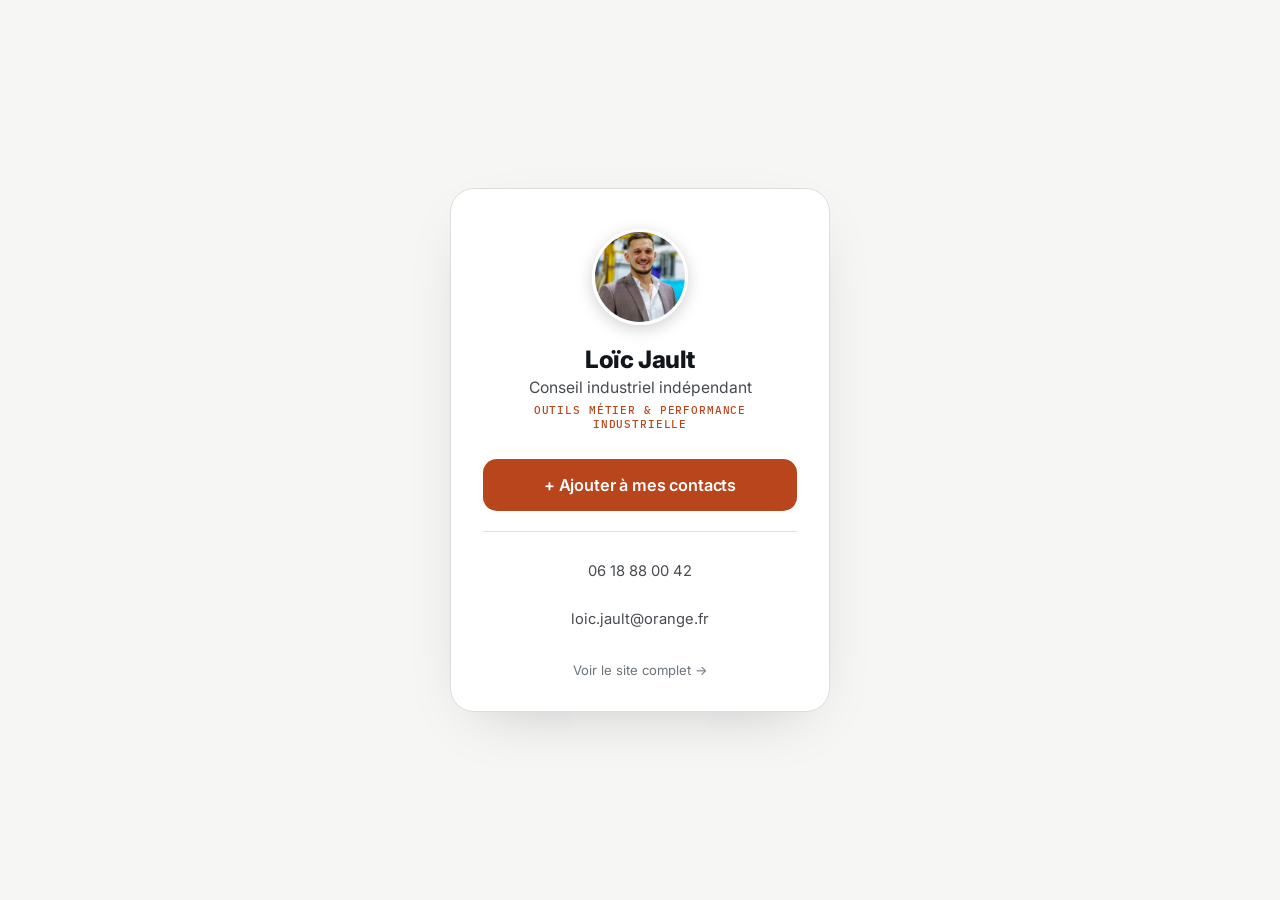
<file: carte/carte/index.html>
<!DOCTYPE html>
<html lang="fr">
<head>
<meta charset="UTF-8">
<meta name="viewport" content="width=device-width, initial-scale=1">
<title>Loïc Jault — Contact</title>
<meta name="description" content="Ajoutez Loïc Jault à vos contacts — Conseil industriel indépendant.">
<meta name="robots" content="noindex">
<link rel="preconnect" href="https://fonts.googleapis.com">
<link rel="preconnect" href="https://fonts.gstatic.com" crossorigin>
<link rel="stylesheet" href="https://fonts.googleapis.com/css2?family=Inter:ital,wght@0,300;0,400;0,500;0,600;0,700;0,800;1,400&family=IBM+Plex+Mono:wght@400;500&display=swap">
<style>
  :root{
    --ink:#12161a; --ink-soft:#474b50; --ink-faint:#6b737b;
    --paper:#f6f7f5; --surface:#ffffff; --surface-2:#e9ebe7; --line:#dbdfda;
    --steel:#2e4756; --accent:#b8451b; --accent-2:#2e4756; --accent-ink:#ffffff;
    --ease: cubic-bezier(.16,1,.3,1);
  }
  @media (prefers-color-scheme: dark){
    :root:not([data-theme="light"]){
      --ink:#f1f3f0; --ink-soft:#c5cbc6; --ink-faint:#8a9089;
      --paper:#0a0c0d; --surface:#141718; --surface-2:#1a1e1f; --line:#2a2f30;
      --steel:#7fa0b0; --accent:#e0703a; --accent-2:#7fa0b0; --accent-ink:#1a0d04;
    }
  }
  :root[data-theme="dark"]{
    --ink:#f1f3f0; --ink-soft:#c5cbc6; --ink-faint:#8a9089;
    --paper:#0a0c0d; --surface:#141718; --surface-2:#1a1e1f; --line:#2a2f30;
    --steel:#7fa0b0; --accent:#e0703a; --accent-2:#7fa0b0; --accent-ink:#1a0d04;
  }
  *{ box-sizing:border-box; }
  body{
    margin:0; background:var(--paper); color:var(--ink);
    font-family:"Inter", ui-sans-serif, system-ui, sans-serif;
    -webkit-font-smoothing:antialiased;
    display:flex; align-items:center; justify-content:center;
    min-height:100vh; padding:24px;
  }
  .card{
    width:100%; max-width:380px; background:var(--surface);
    border:1px solid var(--line); border-radius:24px;
    padding:40px 32px 32px; text-align:center;
    box-shadow:0 20px 60px -30px rgba(0,0,0,.25);
  }
  .avatar{
    width:96px; height:96px; border-radius:50%; object-fit:cover;
    margin:0 auto 20px; display:block;
    box-shadow:0 4px 16px rgba(0,0,0,.18); border:3px solid var(--surface);
  }
  h1{ font-size:1.5rem; font-weight:800; letter-spacing:-0.02em; margin:0 0 4px; }
  .title{ font-size:0.98rem; color:var(--ink-soft); margin:0 0 6px; }
  .tagline{
    font-family:"IBM Plex Mono", ui-monospace, monospace;
    font-size:0.68rem; font-weight:500; letter-spacing:0.08em; text-transform:uppercase;
    color:var(--accent); margin:0 0 28px;
  }
  .btn-add{
    display:block; width:100%; padding:16px 20px; border-radius:14px;
    background:var(--accent); color:var(--accent-ink); text-decoration:none;
    font-weight:600; font-size:1.02rem; letter-spacing:-0.01em;
    transition:transform .2s var(--ease), box-shadow .2s ease;
  }
  .btn-add:hover{ transform:translateY(-2px); box-shadow:0 10px 24px -12px rgba(184,69,27,.5); }
  .links{
    display:flex; flex-direction:column; gap:10px;
    margin-top:20px; padding-top:20px; border-top:1px solid var(--line);
  }
  .links a{
    color:var(--ink-soft); text-decoration:none; font-size:0.92rem;
    padding:10px; border-radius:10px; transition:background .2s ease, color .2s ease;
  }
  .links a:hover{ background:var(--surface-2); color:var(--ink); }
  .back{
    display:inline-block; margin-top:24px; font-size:0.82rem;
    color:var(--ink-faint); text-decoration:none;
  }
  .back:hover{ color:var(--accent); }
</style>
</head>
<body>

  <div class="card">
    <img class="avatar" src="[data-uri]" alt="Portrait de Loïc Jault" width="96" height="96">
    <h1>Loïc Jault</h1>
    <p class="title">Conseil industriel indépendant</p>
    <p class="tagline">Outils métier &amp; performance industrielle</p>

    <a class="btn-add" href="../contact.vcf" download="Loic-Jault.vcf">+ Ajouter à mes contacts</a>

    <div class="links">
      <a href="tel:+33618880042">06 18 88 00 42</a>
      <a href="mailto:loic.jault@orange.fr">loic.jault@orange.fr</a>
    </div>

    <a class="back" href="../">Voir le site complet →</a>
  </div>

</body>
</html>
</file>
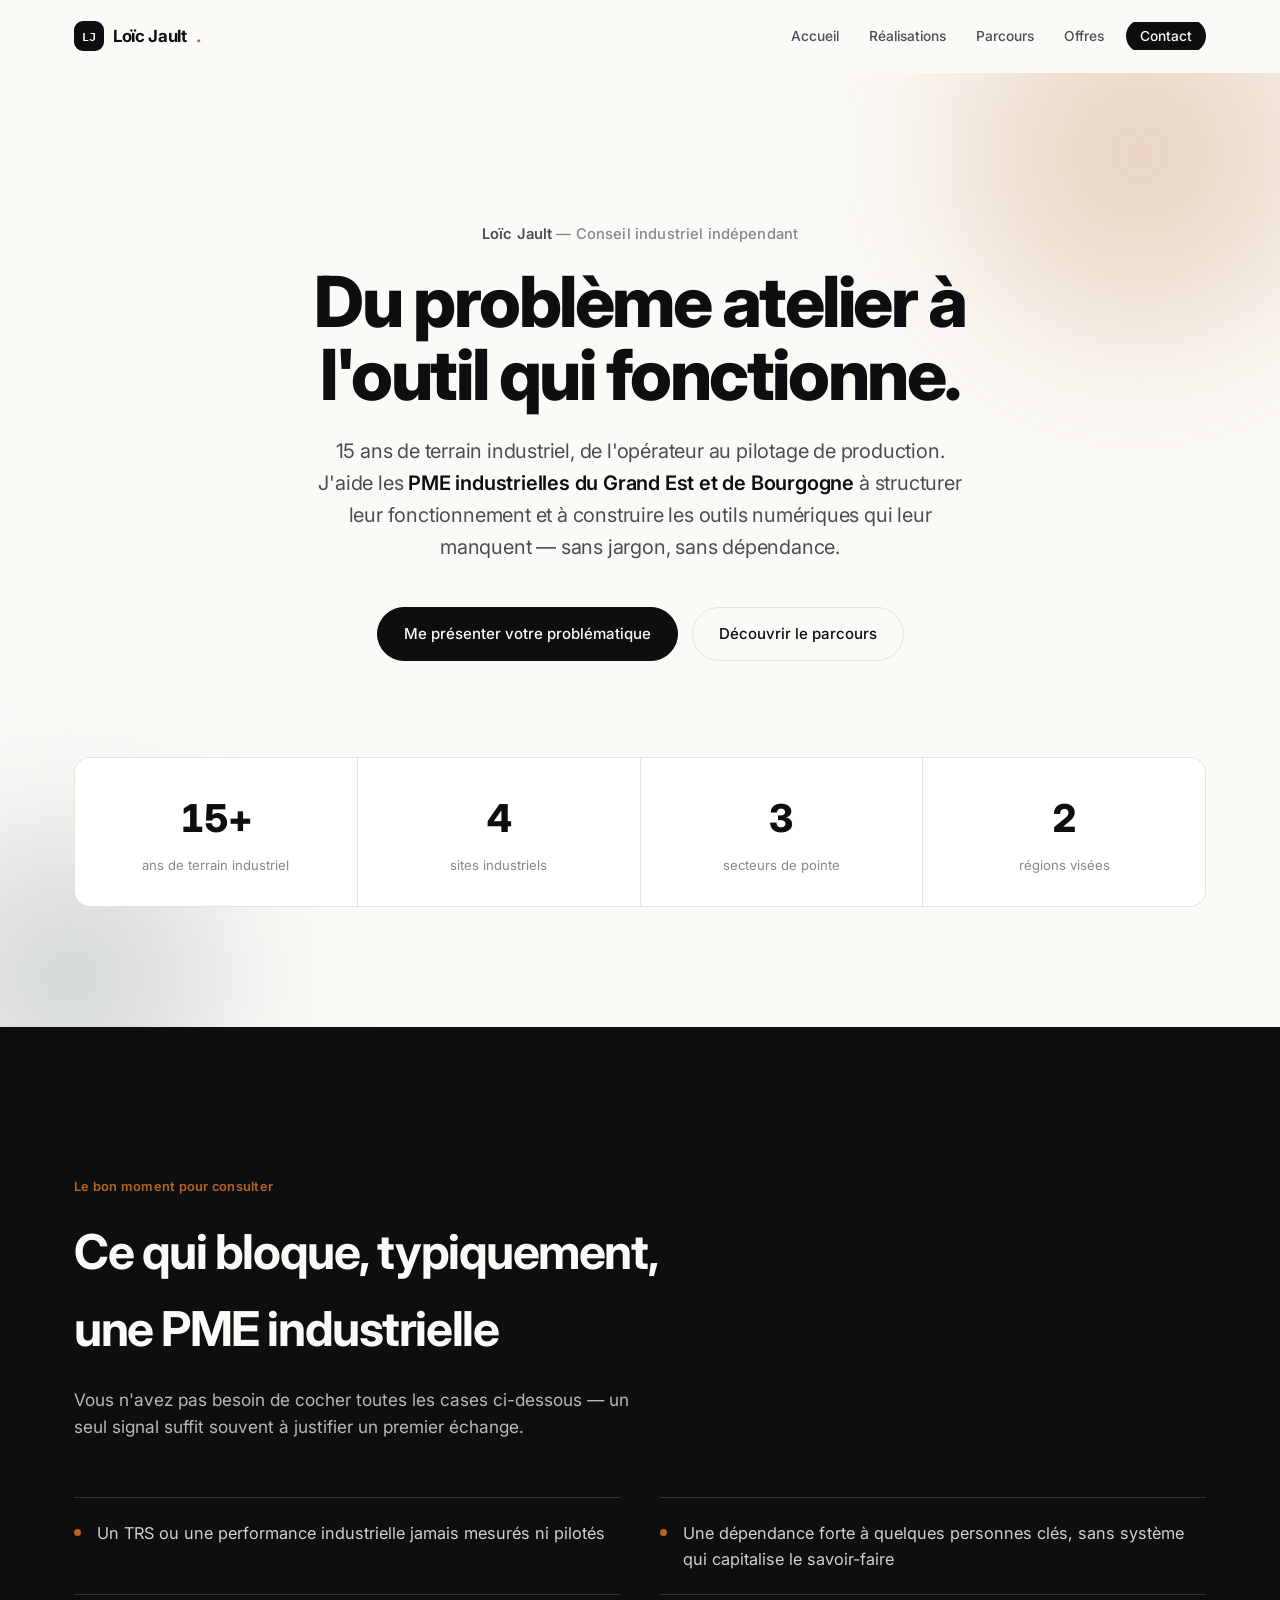
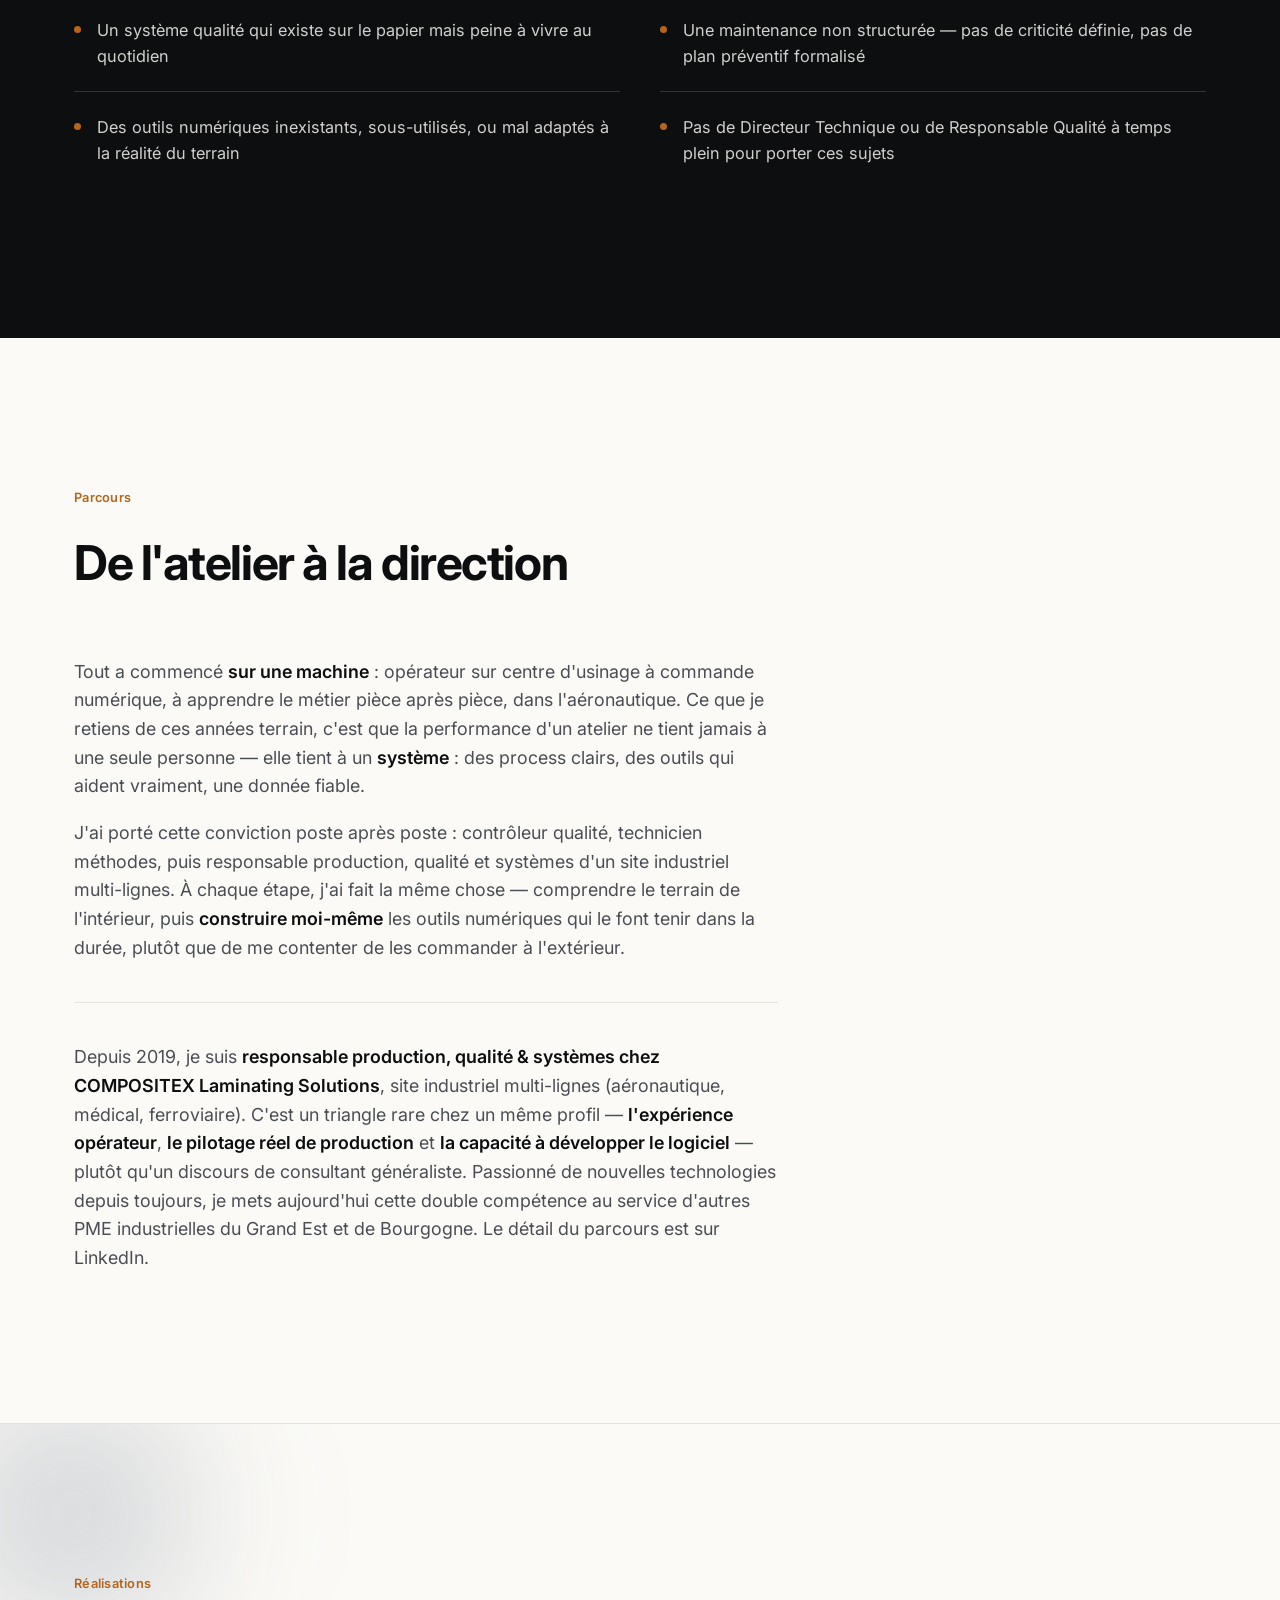
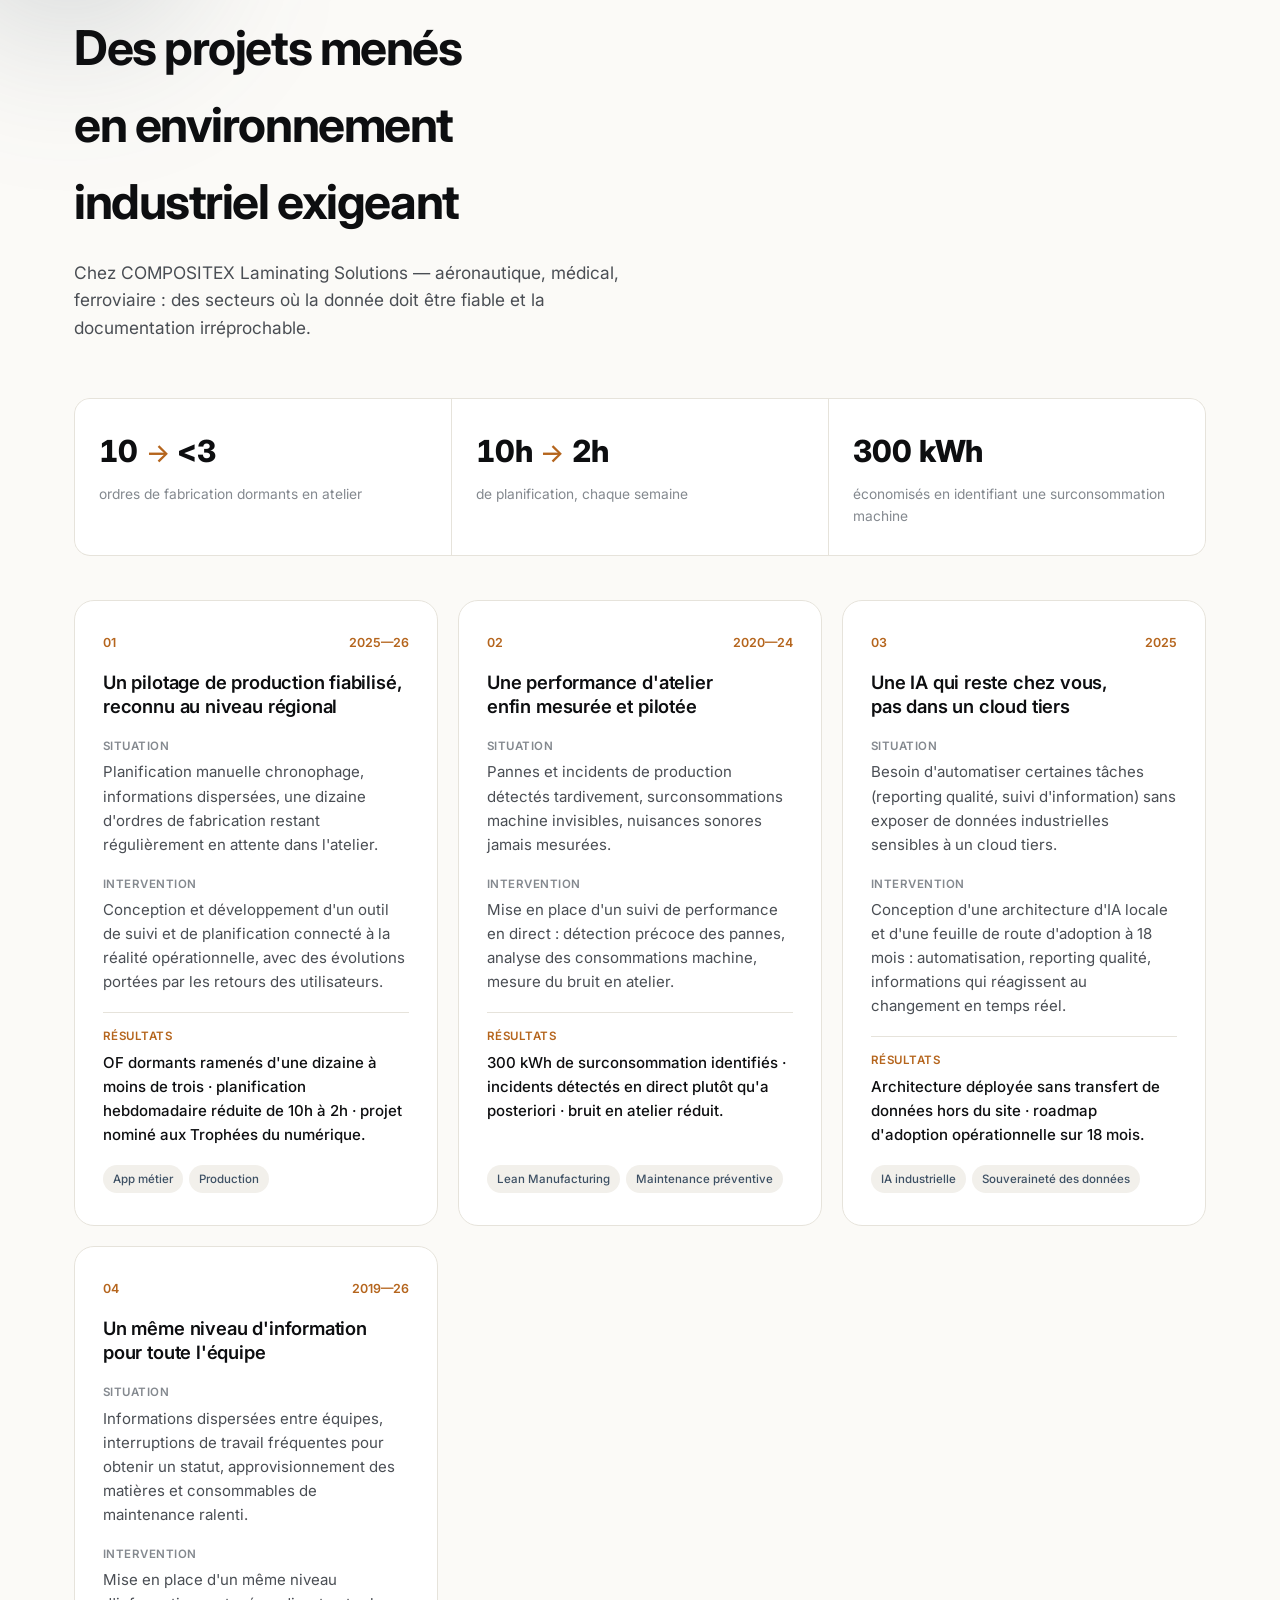
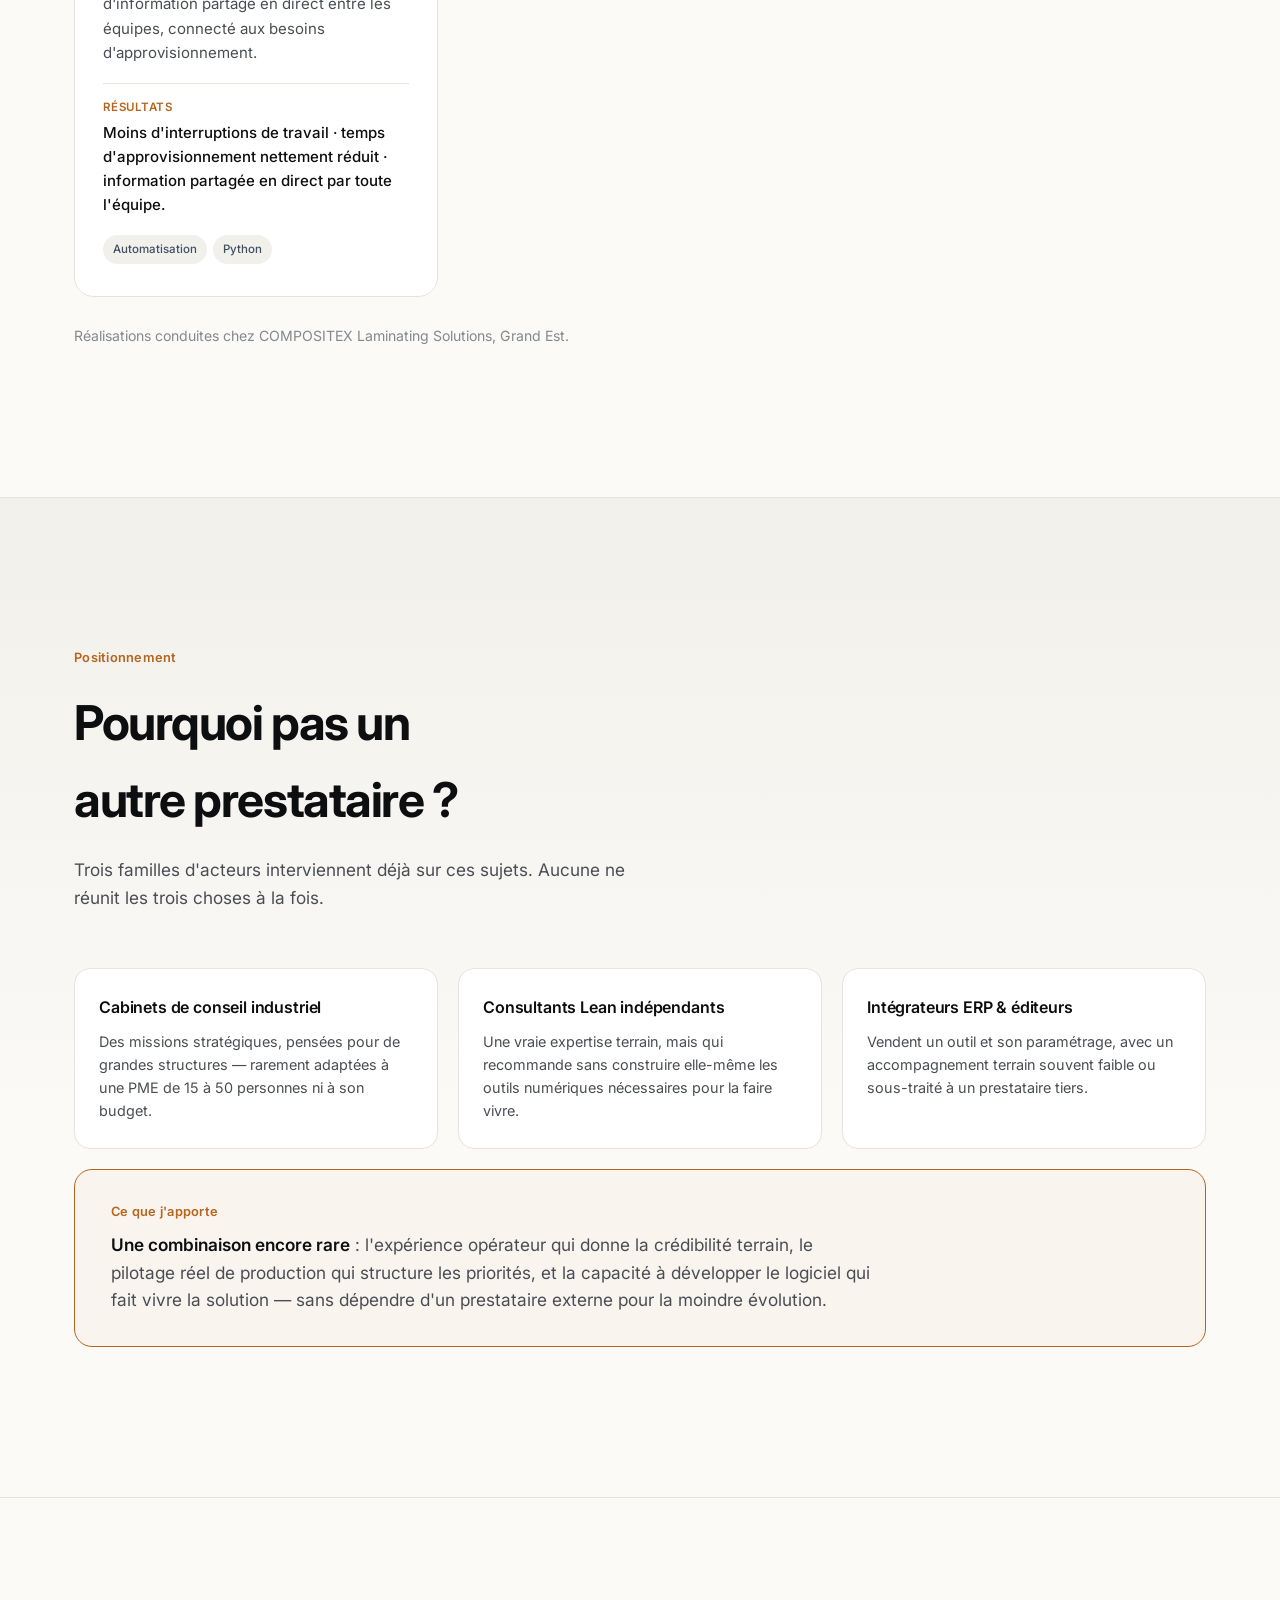
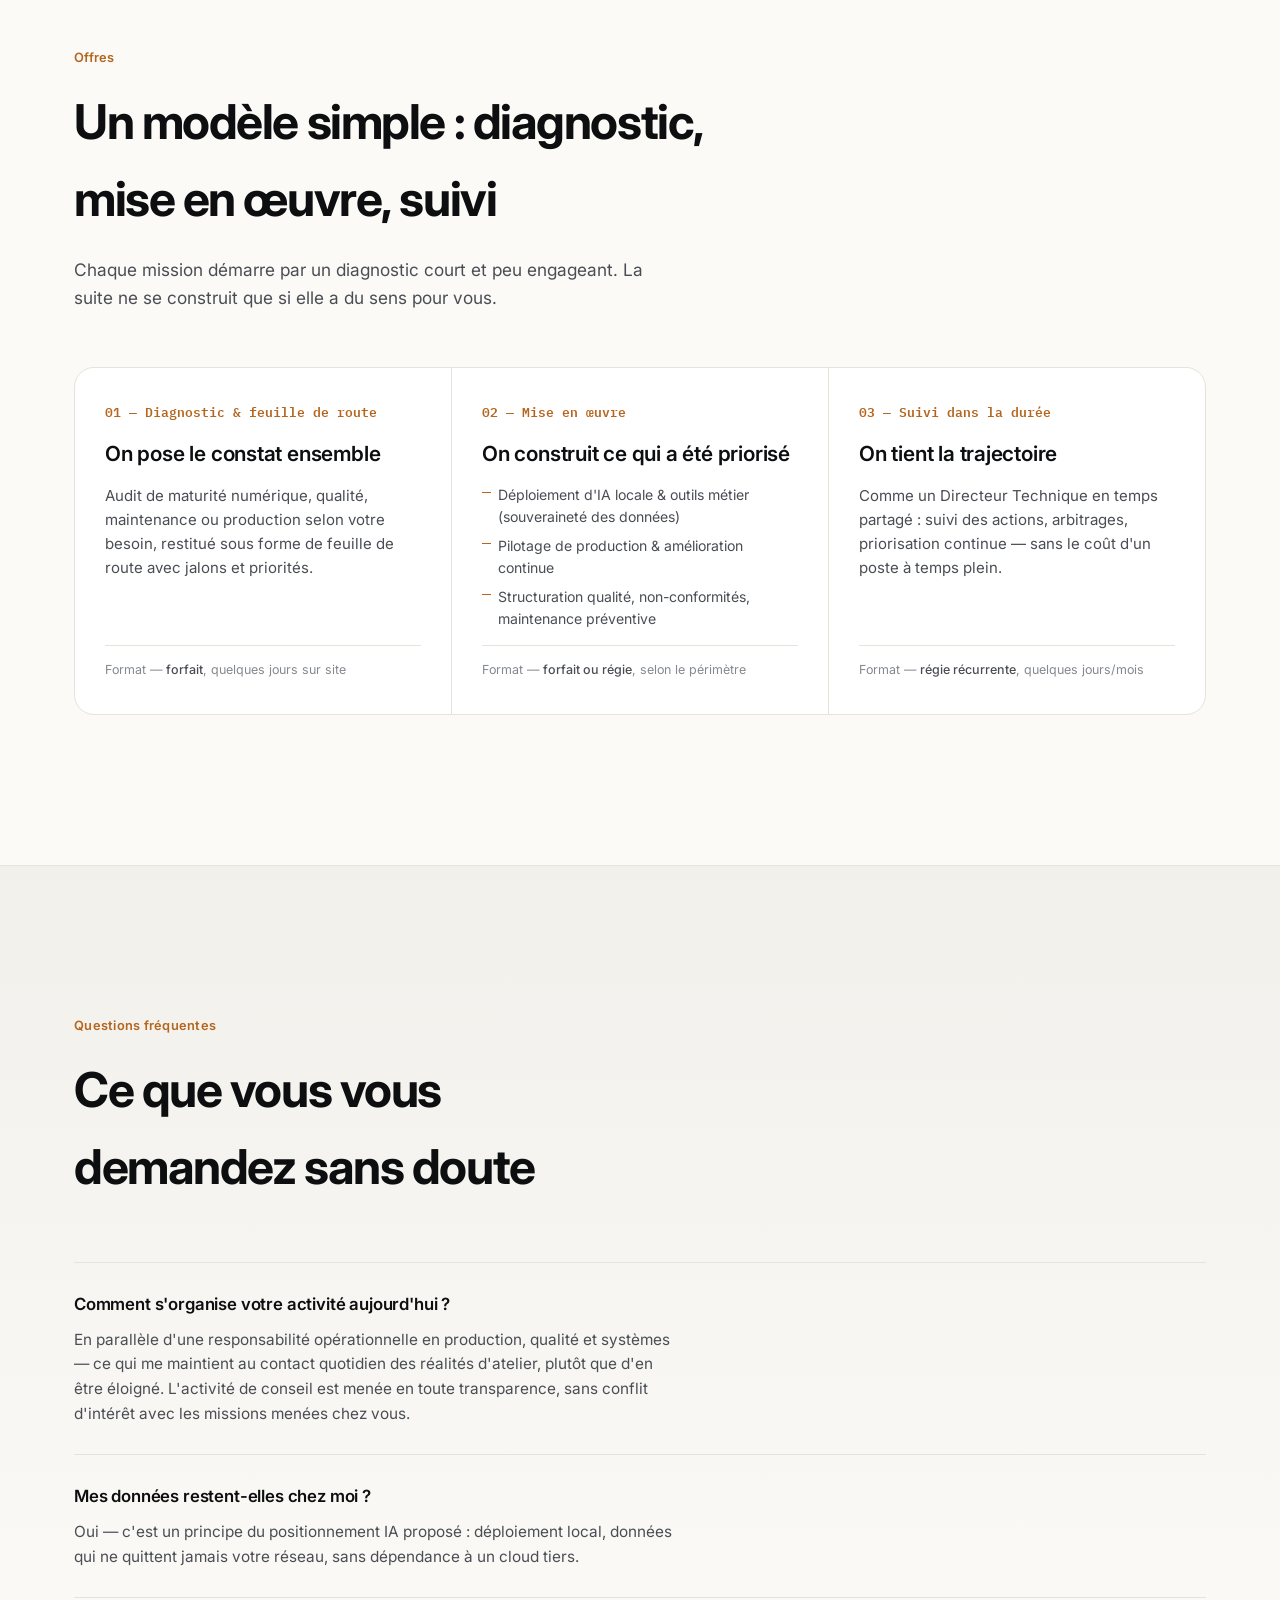
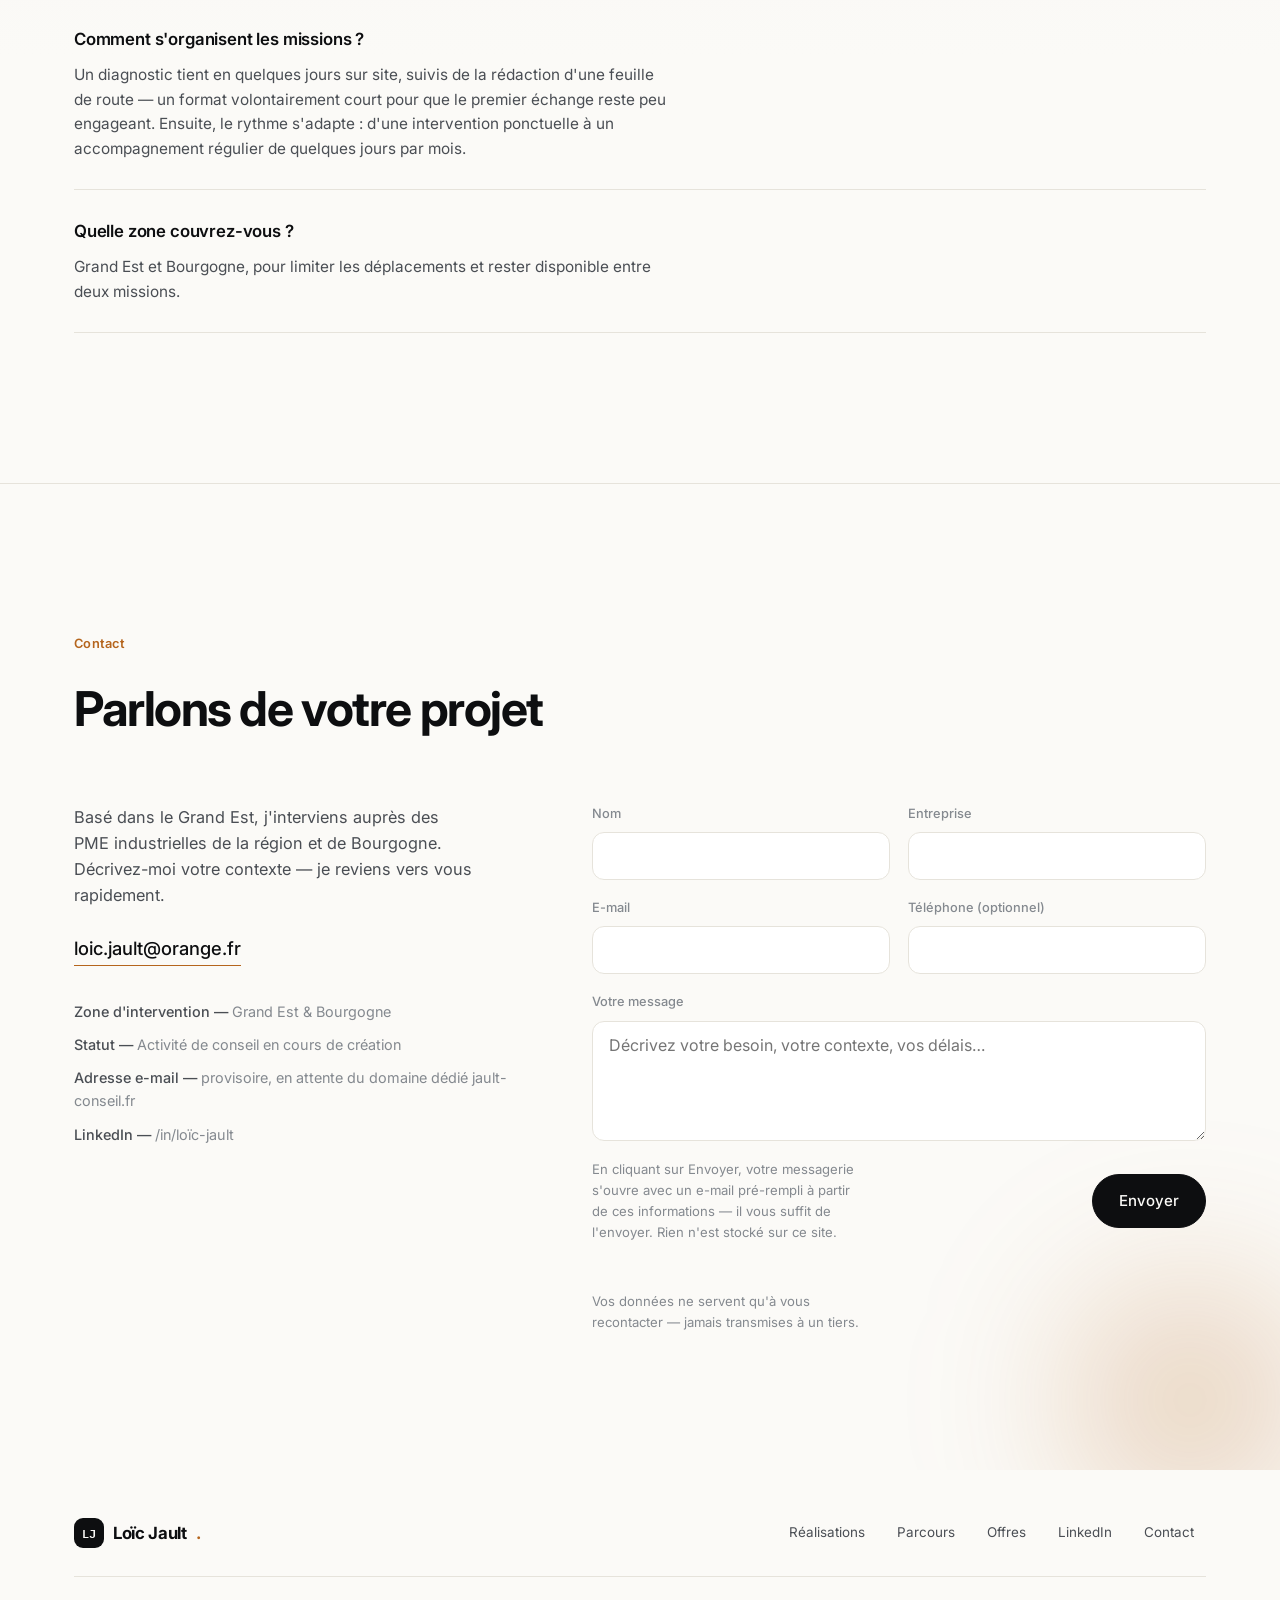
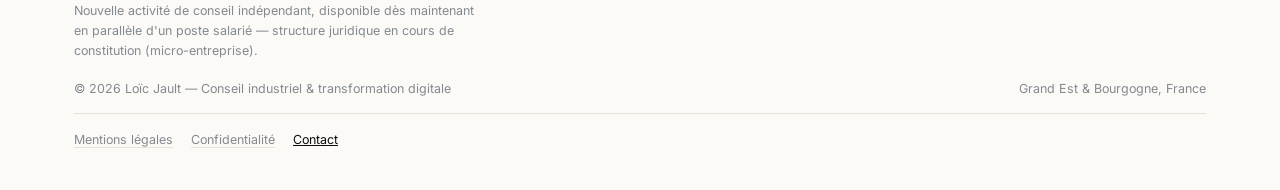
<file: index_2.html>
<title>Loïc Jault — Conseil Industrie</title>
<link rel="preconnect" href="https://fonts.googleapis.com">
<link rel="preconnect" href="https://fonts.gstatic.com" crossorigin>
<link rel="stylesheet" href="https://fonts.googleapis.com/css2?family=Inter:ital,wght@0,300;0,400;0,500;0,600;0,700;0,800;1,400&family=IBM+Plex+Mono:wght@400;500&display=swap">
<style>
  :root{
    --ink:#0d0e10;
    --ink-soft:#4a4e54;
    --ink-faint:#84898f;
    --paper:#fbfaf7;
    --surface:#ffffff;
    --surface-2:#f2f0eb;
    --line:#e6e3db;
    --steel:#3d5064;
    --accent:#b5651d;
    --accent-2:#3d5064;
    --accent-ink:#ffffff;
    --glow: rgba(181,101,29,0.35);
    --glow-2: rgba(61,80,100,0.30);
    --maxw: 1180px;
    --ease: cubic-bezier(.16,1,.3,1);
  }
  @media (prefers-color-scheme: dark){
    :root:not([data-theme="light"]){
      --ink:#f3f2ee;
      --ink-soft:#c3c7c2;
      --ink-faint:#888d8c;
      --paper:#0b0c0d;
      --surface:#151618;
      --surface-2:#1b1d1f;
      --line:#2b2d2f;
      --steel:#8fa6ba;
      --accent:#e08a45;
      --accent-2:#8fa6ba;
      --accent-ink:#171203;
      --glow: rgba(224,138,69,0.28);
      --glow-2: rgba(143,166,186,0.22);
    }
  }
  :root[data-theme="dark"]{
    --ink:#f3f2ee;
    --ink-soft:#c3c7c2;
    --ink-faint:#888d8c;
    --paper:#0b0c0d;
    --surface:#151618;
    --surface-2:#1b1d1f;
    --line:#2b2d2f;
    --steel:#8fa6ba;
    --accent:#e08a45;
    --accent-2:#8fa6ba;
    --accent-ink:#171203;
    --glow: rgba(224,138,69,0.28);
    --glow-2: rgba(143,166,186,0.22);
  }

  *{ box-sizing:border-box; }
  html{ scroll-behavior:smooth; }
  @media (prefers-reduced-motion: reduce){
    html{ scroll-behavior:auto; }
    *{ animation-duration:0.01ms !important; animation-iteration-count:1 !important; transition-duration:0.01ms !important; }
  }
  body{
    margin:0;
    background:var(--paper);
    color:var(--ink);
    font-family:"Inter", -apple-system, BlinkMacSystemFont, "SF Pro Display", "Segoe UI", sans-serif;
    font-size:17px;
    line-height:1.6;
    -webkit-font-smoothing:antialiased;
    overflow-x:hidden;
  }
  .mono{ font-family:"IBM Plex Mono", ui-monospace, monospace; }
  h1,h2,h3{
    font-family:"Inter", sans-serif;
    font-weight:700;
    letter-spacing:-0.03em;
    text-wrap:balance;
    margin:0;
    color:var(--ink);
  }
  p{ margin:0; }
  a{ color:inherit; }
  .wrap{ max-width:var(--maxw); margin:0 auto; padding-inline:24px; }
  img{ max-width:100%; }

  /* ---------- Nav ---------- */
  .scroll-progress{
    position:fixed; top:0; left:0; height:2px; width:100%;
    background:var(--accent); transform:scaleX(0); transform-origin:left;
    z-index:60; will-change:transform;
  }
  .topnav{
    position:sticky; top:0; z-index:50;
    background:color-mix(in srgb, var(--paper) 70%, transparent);
    backdrop-filter:blur(18px) saturate(1.4);
    -webkit-backdrop-filter:blur(18px) saturate(1.4);
    border-bottom:1px solid transparent;
    transition:height .35s var(--ease), border-color .35s ease, background .35s ease;
  }
  .topnav.scrolled{
    border-bottom-color:var(--line);
    background:color-mix(in srgb, var(--paper) 88%, transparent);
  }
  .topnav .wrap{
    display:flex; align-items:center; justify-content:space-between;
    height:72px; gap:16px;
    transition:height .35s var(--ease);
  }
  .topnav.scrolled .wrap{ height:56px; }
  .brand{
    font-weight:700; font-size:1.05rem; letter-spacing:-0.02em;
    text-decoration:none; display:flex; align-items:center; gap:9px; white-space:nowrap;
  }
  .brand .dot{ color:var(--accent); }
  .mono-mark{
    width:30px; height:30px; border-radius:9px; background:var(--ink); color:var(--paper);
    display:inline-flex; align-items:center; justify-content:center;
    font-family:"IBM Plex Mono", monospace; font-size:0.72rem; font-weight:600; letter-spacing:0;
    flex-shrink:0;
  }
  .navlinks{ display:flex; gap:2px; align-items:center; list-style:none; margin:0; padding:0; overflow-x:auto; }
  .navlinks a{
    font-size:0.86rem; font-weight:500;
    text-decoration:none; color:var(--ink-soft);
    padding:9px 14px; border-radius:980px;
    white-space:nowrap;
    transition:color .2s ease, background .2s ease;
  }
  .navlinks a:hover{ color:var(--ink); background:var(--surface-2); }
  .nav-cta{
    color:var(--paper) !important; background:var(--ink);
    margin-left:6px;
    transition:transform .3s var(--ease), background .2s ease !important;
  }
  .nav-cta:hover{ background:var(--accent) !important; color:var(--accent-ink) !important; transform:translateY(-1px); }
  .navtoggle{
    display:none; align-items:center; justify-content:center;
    width:38px; height:38px; border-radius:10px; border:1px solid var(--line);
    background:var(--surface); cursor:pointer; flex-shrink:0;
  }
  .navtoggle span, .navtoggle span::before, .navtoggle span::after{
    content:""; display:block; width:16px; height:1.5px; background:var(--ink);
    transition:transform .25s ease, opacity .25s ease;
  }
  .navtoggle span{ position:relative; }
  .navtoggle span::before{ position:absolute; top:-5px; }
  .navtoggle span::after{ position:absolute; top:5px; }
  .topnav.nav-open .navtoggle span{ background:transparent; }
  .topnav.nav-open .navtoggle span::before{ transform:translateY(5px) rotate(45deg); }
  .topnav.nav-open .navtoggle span::after{ transform:translateY(-5px) rotate(-45deg); }

  /* ---------- Section scaffolding ---------- */
  section{ padding-block:150px; position:relative; }
  section + section{ border-top:1px solid var(--line); }
  section + section.section-dark, section.section-dark + section{ border-top:none; }
  #realisations, #contact{ overflow:hidden; }
  #realisations > .wrap, #contact > .wrap{ position:relative; z-index:1; }
  .section-tint{ background:linear-gradient(180deg, var(--surface-2), var(--paper) 65%); }
  .eyebrow{
    font-size:0.8rem; font-weight:600; letter-spacing:0.02em;
    color:var(--accent); margin-bottom:16px;
  }
  .section-head{ max-width:640px; margin-bottom:56px; }
  .section-head h2{ font-size:clamp(2.1rem,4vw,3rem); }
  .section-head .lede{ margin-top:18px; color:var(--ink-soft); font-size:1.08rem; max-width:52ch; }

  .reveal{ opacity:1; transform:none; filter:none; }
  .js .reveal{
    opacity:0; transform:translateY(28px); filter:blur(8px);
    transition:opacity 1s var(--ease), transform 1s var(--ease), filter 1s var(--ease);
  }
  .js .reveal.is-visible{ opacity:1; transform:none; filter:blur(0); }

  /* Staggered cascade for grouped reveal items */
  .signal-grid>.reveal:nth-child(2),.compare-grid>.reveal:nth-child(2),.steps>.reveal:nth-child(2),.grid-cards>.reveal:nth-child(2),.faq>.reveal:nth-child(2){ transition-delay:.08s; }
  .signal-grid>.reveal:nth-child(3),.compare-grid>.reveal:nth-child(3),.steps>.reveal:nth-child(3),.grid-cards>.reveal:nth-child(3),.faq>.reveal:nth-child(3){ transition-delay:.16s; }
  .signal-grid>.reveal:nth-child(4),.grid-cards>.reveal:nth-child(4),.faq>.reveal:nth-child(4){ transition-delay:.24s; }
  .signal-grid>.reveal:nth-child(5){ transition-delay:.32s; }
  .signal-grid>.reveal:nth-child(6){ transition-delay:.4s; }

  /* ---------- Hero ---------- */
  #accueil{
    padding-block:150px 120px;
    overflow:hidden;
  }
  .orb-parallax{ position:absolute; pointer-events:none; z-index:0; will-change:transform; }
  .orb-parallax.orb-1{ width:520px; height:520px; top:-180px; right:-120px; }
  .orb-parallax.orb-2{ width:420px; height:420px; bottom:-160px; left:-140px; }
  .orb-parallax.orb-sm{ width:360px; height:360px; }
  .orb-parallax.orb-pos-tl{ top:-90px; left:-110px; }
  .orb-parallax.orb-pos-br{ bottom:-110px; right:-90px; }
  .orb{
    position:absolute; inset:0; border-radius:50%; filter:blur(70px);
    animation:float 16s ease-in-out infinite;
  }
  .orb-glow-1{ background:radial-gradient(circle, var(--glow), transparent 70%); }
  .orb-glow-2{ background:radial-gradient(circle, var(--glow-2), transparent 70%); animation-delay:-6s; }
  @keyframes float{
    0%,100%{ transform:translate(0,0) scale(1); }
    50%{ transform:translate(-24px,26px) scale(1.06); }
  }

  .hero-inner{ position:relative; z-index:1; text-align:center; }
  .badge{
    display:inline-flex; align-items:center; gap:9px;
    font-size:0.82rem; font-weight:500; color:var(--ink-soft);
    border:1px solid var(--line); background:var(--surface);
    padding:7px 16px 7px 12px; border-radius:980px; margin-bottom:36px;
  }
  .badge .ping{
    width:7px; height:7px; border-radius:50%; background:var(--accent);
    box-shadow:0 0 0 0 var(--glow);
    animation:ping 2.4s ease-out infinite;
  }
  @keyframes ping{
    0%{ box-shadow:0 0 0 0 var(--glow); }
    70%{ box-shadow:0 0 0 9px transparent; }
    100%{ box-shadow:0 0 0 0 transparent; }
  }
  .hero-byline{
    font-size:0.92rem; font-weight:500; color:var(--ink-faint);
    margin-bottom:18px; letter-spacing:0.01em;
  }
  .hero-byline strong{ color:var(--ink-soft); font-weight:600; }
  .hero-name{
    font-size:clamp(2.4rem, 5.6vw, 4.4rem);
    line-height:1.04; font-weight:800; letter-spacing:-0.035em;
    max-width:18ch; margin-inline:auto;
  }
  .hero-role{
    margin:24px auto 0; max-width:50ch;
    font-size:clamp(1.05rem, 1.8vw, 1.25rem);
    font-weight:400; color:var(--ink-soft); letter-spacing:-0.01em;
  }
  .hero-role strong{ color:var(--ink); font-weight:600; }
  .hero-cta{ margin-top:44px; display:flex; gap:14px; flex-wrap:wrap; justify-content:center; }

  .btn{
    font-size:0.94rem; font-weight:500;
    text-decoration:none; padding:14px 26px; border-radius:980px;
    border:1px solid var(--ink); display:inline-flex; align-items:center; gap:8px;
    transition:transform .35s var(--ease), background .3s ease, color .3s ease, border-color .3s ease, box-shadow .35s var(--ease);
  }
  .btn-primary{ background:var(--ink); color:var(--paper); }
  .btn-primary:hover{ transform:translateY(-2px); box-shadow:0 16px 32px -12px rgba(0,0,0,0.35); }
  .btn-ghost{ background:transparent; color:var(--ink); border-color:var(--line); }
  .btn-ghost:hover{ transform:translateY(-2px); border-color:var(--ink); }

  .hero-stats{
    margin-top:96px; display:grid; grid-template-columns:repeat(4,1fr);
    gap:1px; background:var(--line); border:1px solid var(--line); border-radius:16px; overflow:hidden;
  }
  .stat{
    background:var(--surface); padding:30px 20px; text-align:center; position:relative;
    transition:transform .25s var(--ease), box-shadow .25s ease;
  }
  .stat:hover{ transform:translateY(-2px); z-index:1; box-shadow:0 10px 20px -14px rgba(0,0,0,.28); }
  .stat-num{ font-size:clamp(1.8rem,3vw,2.4rem); font-weight:800; letter-spacing:-0.03em; font-variant-numeric:tabular-nums; }
  .stat-num .suffix{ color:var(--accent); }
  .stat-label{ margin-top:6px; font-size:0.82rem; color:var(--ink-faint); }

  /* ---------- Story / Parcours ---------- */
  .story-lede{ max-width:64ch; }
  .story-lede p{ font-size:1.12rem; color:var(--ink-soft); }
  .story-lede p + p{ margin-top:18px; }
  .story-lede strong{ color:var(--ink); font-weight:600; }

  .timeline{ margin-top:72px; display:flex; flex-direction:column; gap:0; position:relative; }
  .timeline::before{
    content:""; position:absolute; left:9px; top:10px; bottom:10px; width:1px;
    background:linear-gradient(var(--line), var(--line));
  }
  .tl-item{ position:relative; padding:0 0 52px 44px; }
  .tl-item:last-child{ padding-bottom:0; }
  .tl-dot{
    position:absolute; left:2px; top:4px; width:17px; height:17px; border-radius:50%;
    background:var(--surface); border:2px solid var(--line);
    transition:border-color .4s ease, background .4s ease, box-shadow .4s ease;
  }
  .js .tl-item.is-visible .tl-dot{
    border-color:var(--accent); background:var(--accent); box-shadow:0 0 0 5px var(--glow);
  }
  .tl-dot.is-current{ border-color:var(--accent); background:var(--accent); box-shadow:0 0 0 5px var(--glow); }
  .tl-year{ font-size:0.86rem; font-weight:600; color:var(--accent); margin-bottom:6px; }
  .tl-item h3{ font-size:1.2rem; font-weight:600; letter-spacing:-0.01em; }
  .tl-item p{ margin-top:8px; color:var(--ink-soft); font-size:0.98rem; max-width:56ch; }

  .story-close{
    margin-top:40px; padding-top:40px; border-top:1px solid var(--line);
    max-width:64ch;
  }
  .story-close p{ font-size:1.12rem; color:var(--ink-soft); }
  .story-close strong{ color:var(--ink); font-weight:600; }

  /* ---------- Constat (signaux) — section inversée ---------- */
  .section-dark{ background:var(--ink); }
  .section-dark .eyebrow{ color:var(--accent); }
  .section-dark h2, .section-dark .lede{ color:var(--paper); }
  .section-dark .lede{ color:color-mix(in srgb, var(--paper) 72%, transparent); }
  .signal-grid{ display:grid; grid-template-columns:1fr 1fr; gap:0 40px; }
  .signal{
    padding:22px 0; display:flex; gap:16px; align-items:flex-start;
    border-top:1px solid color-mix(in srgb, var(--paper) 16%, transparent);
  }
  .signal-mark{ width:7px; height:7px; border-radius:50%; background:var(--accent); flex-shrink:0; margin-top:9px; }
  .signal p{ font-size:1.02rem; color:color-mix(in srgb, var(--paper) 82%, transparent); }
  @media (max-width:700px){ .signal-grid{ grid-template-columns:1fr; } }

  /* ---------- Positionnement (comparatif) ---------- */
  .compare-grid{ display:grid; grid-template-columns:repeat(3,1fr); gap:20px; }
  .compare-card{
    padding:26px 24px; border:1px solid var(--line); border-radius:16px; background:var(--surface);
    position:relative; overflow:hidden; transition:border-color .3s ease;
  }
  .compare-card h3{ font-size:1rem; font-weight:600; letter-spacing:-0.01em; }
  .compare-card p{ margin-top:10px; font-size:0.9rem; color:var(--ink-soft); }
  .compare-you{
    margin-top:20px; padding:32px 36px; border-radius:18px;
    border:1px solid var(--accent); background:color-mix(in srgb, var(--accent) 7%, var(--surface));
    display:flex; flex-direction:column; gap:8px;
  }
  .compare-you .eyebrow{ margin-bottom:0; }
  .compare-you p{ font-size:1.08rem; color:var(--ink-soft); max-width:70ch; }
  .compare-you strong{ color:var(--ink); font-weight:600; }
  @media (max-width:780px){ .compare-grid{ grid-template-columns:1fr; } .compare-you{ padding:26px; } }

  /* ---------- Offer steps ---------- */
  .steps{ display:grid; grid-template-columns:repeat(3,1fr); gap:1px; background:var(--line); border:1px solid var(--line); border-radius:20px; overflow:hidden; }
  .step{ position:relative; padding:34px 30px; background:var(--surface); display:flex; flex-direction:column; gap:14px; }
  .step-num{ font-size:0.8rem; font-weight:600; color:var(--accent); }
  .step h3{ font-size:1.3rem; font-weight:600; letter-spacing:-0.01em; }
  .step p{ font-size:0.94rem; color:var(--ink-soft); }
  .step-format{
    margin-top:auto; padding-top:14px; border-top:1px solid var(--line);
    font-size:0.78rem; color:var(--ink-faint);
  }
  .step-format strong{ color:var(--ink-soft); font-weight:500; }
  .step-domains{ list-style:none; margin:0; padding:0; display:flex; flex-direction:column; gap:6px; }
  .step-domains li{ font-size:0.88rem; color:var(--ink-soft); padding-left:16px; position:relative; }
  .step-domains li::before{ content:""; position:absolute; left:0; top:0.6em; width:9px; height:1px; background:var(--accent); }
  @media (max-width:780px){ .steps{ grid-template-columns:1fr; } }

  /* ---------- FAQ ---------- */
  .faq{ display:flex; flex-direction:column; }
  .faq-item{ padding:28px 0; border-top:1px solid var(--line); }
  .faq-item:last-child{ border-bottom:1px solid var(--line); }
  .faq-item h3{ font-size:1.05rem; font-weight:600; letter-spacing:-0.01em; }
  .faq-item p{ margin-top:10px; font-size:0.96rem; color:var(--ink-soft); max-width:60ch; }

  /* ---------- Portfolio ---------- */
  .grid-cards{ display:grid; grid-template-columns:repeat(auto-fit, minmax(320px, 1fr)); gap:20px; }
  .card{
    background:var(--surface); border:1px solid var(--line); border-radius:20px;
    padding:32px 28px; display:flex; flex-direction:column; gap:18px;
    position:relative; overflow:hidden;
    transition:transform .4s var(--ease), box-shadow .4s var(--ease), border-color .4s ease;
  }
  .card:hover{ transform:translateY(-4px); box-shadow:0 24px 48px -24px rgba(0,0,0,0.22); border-color:var(--line); }
  .card::before, .compare-card::before, .step::before{
    content:""; position:absolute; inset:0; pointer-events:none; opacity:0; z-index:0;
    background:radial-gradient(160px circle at var(--mx,50%) var(--my,50%), color-mix(in srgb, var(--accent) 6%, transparent), transparent 75%);
    transition:opacity .35s ease;
  }
  .card:hover::before, .compare-card:hover::before, .step:hover::before{ opacity:.7; }
  .card > *, .compare-card > *, .step > *{ position:relative; z-index:1; }
  .card-ref{ font-size:0.78rem; font-weight:600; color:var(--accent); display:flex; justify-content:space-between; }
  .card h3{ font-size:1.15rem; font-weight:600; letter-spacing:-0.01em; line-height:1.3; }
  .card p{ color:var(--ink-soft); font-size:0.94rem; }
  .card-tags{ display:flex; flex-wrap:wrap; gap:6px; margin-top:auto; }
  .case-block{ display:flex; flex-direction:column; gap:5px; }
  .case-label{ font-size:0.72rem; font-weight:600; letter-spacing:.04em; text-transform:uppercase; color:var(--ink-faint); }
  .case-block p{ margin:0; }
  .case-result{ padding-top:14px; border-top:1px solid var(--line); }
  .case-result .case-label{ color:var(--accent); }
  .case-result p{ color:var(--ink); font-weight:500; }
  .tag{
    font-size:0.72rem; font-weight:500; color:var(--steel);
    background:var(--surface-2); padding:5px 10px; border-radius:980px;
    transition:background .25s ease, color .25s ease, transform .25s ease;
  }
  .card:hover .tag{ transform:translateY(-1px); }
  .tag:hover{ background:color-mix(in srgb, var(--accent) 18%, var(--surface-2)); color:var(--accent); }
  .portfolio-note{ margin-top:28px; font-size:0.88rem; color:var(--ink-faint); }

  .result-stats{
    display:grid; grid-template-columns:repeat(3,1fr); gap:1px;
    background:var(--line); border:1px solid var(--line); border-radius:16px; overflow:hidden;
    margin-bottom:44px;
  }
  .result-stat{
    background:var(--surface); padding:28px 24px; position:relative;
    transition:transform .25s var(--ease), box-shadow .25s ease;
  }
  .result-stat:hover{ transform:translateY(-2px); z-index:1; box-shadow:0 10px 20px -14px rgba(0,0,0,.28); }
  .result-value{
    font-size:clamp(1.5rem,2.6vw,1.9rem); font-weight:800; letter-spacing:-0.02em;
    font-variant-numeric:tabular-nums; display:flex; align-items:baseline; gap:8px; flex-wrap:wrap;
  }
  .result-value .arrow{ color:var(--accent); font-weight:500; font-size:0.85em; }
  .result-label{ margin-top:8px; font-size:0.86rem; color:var(--ink-faint); }
  @media (max-width:700px){ .result-stats{ grid-template-columns:1fr; } }

  .shot-gallery{ margin-top:28px; display:grid; grid-template-columns:1fr 1fr; gap:18px; }
  .shot{
    border:1px solid var(--line); border-radius:16px; overflow:hidden;
    background:var(--surface);
    transition:transform .4s var(--ease), box-shadow .4s var(--ease);
  }
  .shot:hover{ transform:translateY(-3px); box-shadow:0 24px 48px -24px rgba(0,0,0,0.22); }
  .shot img{ display:block; width:100%; height:auto; }
  .shot-cap{ padding:12px 16px; font-size:0.8rem; color:var(--ink-faint); }
  @media (max-width:700px){ .shot-gallery{ grid-template-columns:1fr; } }

  /* ---------- Services ---------- */
  .services-grid{ display:grid; grid-template-columns:repeat(auto-fit, minmax(300px, 1fr)); gap:22px; }
  .service{
    border:1px solid var(--line); background:var(--surface); border-radius:22px;
    padding:36px 32px; display:flex; flex-direction:column; gap:18px;
    transition:transform .4s var(--ease), box-shadow .4s var(--ease);
  }
  .service:hover{ transform:translateY(-4px); box-shadow:0 24px 48px -24px rgba(0,0,0,0.22); }
  .service-num{ font-size:0.8rem; font-weight:600; color:var(--ink-faint); }
  .service h3{ font-size:1.4rem; line-height:1.15; }
  .service p{ color:var(--ink-soft); font-size:0.96rem; }
  .service-list{ list-style:none; margin:4px 0 0; padding:0; display:flex; flex-direction:column; gap:10px; }
  .service-list li{ font-size:0.9rem; color:var(--ink-soft); padding-left:18px; position:relative; }
  .service-list li::before{ content:""; position:absolute; left:0; top:0.6em; width:9px; height:1px; background:var(--accent); }

  /* ---------- Contact ---------- */
  #contact{ padding-bottom:120px; }
  .contact-grid{ display:grid; grid-template-columns:0.85fr 1.15fr; gap:64px; align-items:start; }
  .contact-info p{ color:var(--ink-soft); max-width:40ch; font-size:1.02rem; }
  .contact-info .contact-email{
    display:inline-block; margin-top:26px; font-size:1.15rem; font-weight:500;
    color:var(--ink); text-decoration:none; border-bottom:1px solid var(--accent); padding-bottom:2px;
  }
  .contact-meta{ margin-top:34px; display:flex; flex-direction:column; gap:10px; font-size:0.9rem; color:var(--ink-faint); }
  .contact-meta strong{ color:var(--ink-soft); font-weight:500; }

  form{ display:flex; flex-direction:column; gap:18px; }
  .field{ display:flex; flex-direction:column; gap:8px; }
  .field label{ font-size:0.8rem; font-weight:500; color:var(--ink-faint); }
  .field input, .field textarea{
    font-family:inherit; font-size:1rem; color:var(--ink); background:var(--surface);
    border:1px solid var(--line); border-radius:12px; padding:13px 16px; outline:none;
    transition:border-color .25s ease, box-shadow .25s ease;
  }
  .field input:focus, .field textarea:focus{ border-color:var(--accent); box-shadow:0 0 0 4px var(--glow); }
  .field textarea{ min-height:120px; resize:vertical; }
  .row-2{ display:grid; grid-template-columns:1fr 1fr; gap:18px; }
  .form-foot{ display:flex; align-items:center; justify-content:space-between; gap:16px; flex-wrap:wrap; }
  .form-note{ font-size:0.82rem; color:var(--ink-faint); max-width:34ch; }
  .form-status{ font-size:0.84rem; color:var(--accent); min-height:1.2em; }
  button[type="submit"]{ cursor:pointer; }
  button[type="submit"]:disabled{ opacity:0.6; cursor:progress; }

  a:focus-visible, button:focus-visible, input:focus-visible, textarea:focus-visible{
    outline:2px solid var(--accent); outline-offset:2px;
  }

  footer{ padding:48px 0 40px; }
  .footer-top{
    display:flex; justify-content:space-between; align-items:flex-start; gap:24px; flex-wrap:wrap;
    padding-bottom:28px; margin-bottom:24px; border-bottom:1px solid var(--line);
  }
  .footer-links{ display:flex; gap:8px; flex-wrap:wrap; list-style:none; margin:0; padding:0; }
  .footer-links a{
    font-size:0.84rem; color:var(--ink-soft); text-decoration:none;
    padding:6px 12px; border-radius:980px; transition:color .2s ease, background .2s ease;
  }
  .footer-links a:hover{ color:var(--ink); background:var(--surface-2); }
  footer .wrap > p{
    font-size:0.78rem; color:var(--ink-faint); max-width:52ch; margin-bottom:18px;
  }
  .footer-bottom{
    display:flex; justify-content:space-between; align-items:center; gap:16px; flex-wrap:wrap;
    font-size:0.78rem; color:var(--ink-faint);
  }
  .footer-legal{
    display:flex; gap:6px 18px; flex-wrap:wrap; list-style:none; margin:14px 0 0; padding:16px 0 0;
    border-top:1px solid var(--line);
    font-size:0.78rem;
  }
  .footer-legal button{
    font:inherit; color:var(--ink-faint); background:none; border:0; padding:0; cursor:pointer;
    text-decoration:underline; text-underline-offset:3px; text-decoration-color:var(--line);
  }
  .footer-legal button:hover{ color:var(--ink); text-decoration-color:var(--accent); }

  /* Underline that draws in on hover, for inline prose links */
  .link-draw{
    text-decoration:none; padding-bottom:1px;
    background-image:linear-gradient(currentColor, currentColor);
    background-repeat:no-repeat; background-position:0 100%; background-size:0% 1px;
    transition:background-size .35s var(--ease);
  }
  .link-draw:hover{ background-size:100% 1px; }

  /* ---------- Legal modals ---------- */
  .legal-overlay{
    position:fixed; inset:0; z-index:200;
    background:color-mix(in srgb, var(--ink) 45%, transparent);
    display:flex; align-items:flex-start; justify-content:center;
    padding:6vh 20px; overflow-y:auto;
    opacity:0; visibility:hidden; transition:opacity .25s var(--ease);
  }
  .legal-overlay.is-open{ opacity:1; visibility:visible; }
  .legal-modal{
    background:var(--paper); color:var(--ink); border:1px solid var(--line); border-radius:20px;
    max-width:680px; width:100%; padding:40px 40px 44px; box-shadow:0 30px 80px -20px rgba(0,0,0,.35);
    transform:translateY(14px); transition:transform .3s var(--ease);
  }
  .legal-overlay.is-open .legal-modal{ transform:translateY(0); }
  .legal-modal-head{ display:flex; align-items:flex-start; justify-content:space-between; gap:20px; margin-bottom:22px; }
  .legal-modal h2{ font-size:1.4rem; margin:0; }
  .legal-close{
    flex:none; width:36px; height:36px; border-radius:50%; border:1px solid var(--line); background:var(--surface-2);
    color:var(--ink-faint); cursor:pointer; font-size:1rem; line-height:1; display:flex; align-items:center; justify-content:center;
  }
  .legal-close:hover{ color:var(--ink); border-color:var(--accent); }
  .legal-body{ font-size:0.92rem; line-height:1.7; color:var(--ink-soft); }
  .legal-body h3{ font-size:1rem; color:var(--ink); margin:26px 0 8px; }
  .legal-body h3:first-child{ margin-top:0; }
  .legal-body p{ margin:0 0 12px; }
  .legal-body ul{ margin:0 0 12px; padding-left:20px; }
  .legal-body li{ margin-bottom:6px; }
  .legal-placeholder{
    background:var(--surface-2); border:1px dashed var(--line); border-radius:8px;
    padding:1px 6px; font-family:"IBM Plex Mono", ui-monospace, monospace; font-size:0.82em; color:var(--accent);
  }
  .legal-updated{ font-size:0.78rem; color:var(--ink-faint); margin-top:28px; padding-top:16px; border-top:1px solid var(--line); }

  @media (max-width:860px){
    section{ padding-block:96px; }
    .contact-grid{ grid-template-columns:1fr; }
    .hero-stats{ grid-template-columns:repeat(2,1fr); }
    .row-2{ grid-template-columns:1fr; }
    .navtoggle{ display:flex; }
    .navlinks{
      position:absolute; top:100%; left:0; right:0;
      flex-direction:column; align-items:stretch; gap:2px;
      background:var(--paper); border-bottom:1px solid var(--line);
      padding:10px 24px 18px;
      max-height:0; overflow:hidden;
      transition:max-height .35s var(--ease);
    }
    .topnav.nav-open .navlinks{ max-height:320px; }
    .navlinks a{ padding:12px 14px; border-radius:12px; }
  }
</style>

<body class="js">

  <div class="scroll-progress" id="scrollProgress" aria-hidden="true"></div>

  <nav class="topnav" id="topnav">
    <div class="wrap">
      <a class="brand" href="#accueil"><span class="mono-mark">LJ</span> Loïc Jault<span class="dot">.</span></a>
      <ul class="navlinks" id="navlinks">
        <li><a href="#accueil">Accueil</a></li>
        <li><a href="#realisations">Réalisations</a></li>
        <li><a href="#parcours">Parcours</a></li>
        <li><a href="#services">Offres</a></li>
        <li><a href="#contact" class="nav-cta">Contact</a></li>
      </ul>
      <button class="navtoggle" id="navtoggle" type="button" aria-label="Ouvrir le menu" aria-expanded="false" aria-controls="navlinks"><span></span></button>
    </div>
  </nav>

  <section id="accueil">
    <div class="orb-parallax orb-1" data-parallax="16" aria-hidden="true"><span class="orb orb-glow-1"></span></div>
    <div class="orb-parallax orb-2" data-parallax="11" aria-hidden="true"><span class="orb orb-glow-2"></span></div>
    <div class="wrap hero-inner">
      <p class="hero-byline reveal"><strong>Loïc Jault</strong> — Conseil industriel indépendant</p>
      <h1 class="hero-name reveal">Du problème atelier à l'outil qui fonctionne.</h1>
      <p class="hero-role reveal">15 ans de terrain industriel, de l'opérateur au pilotage de production. J'aide les <strong>PME industrielles du Grand Est et de Bourgogne</strong> à structurer leur fonctionnement et à construire les outils numériques qui leur manquent — sans jargon, sans dépendance.</p>
      <div class="hero-cta reveal">
        <a class="btn btn-primary" href="#contact">Me présenter votre problématique</a>
        <a class="btn btn-ghost" href="#parcours">Découvrir le parcours</a>
      </div>

      <div class="hero-stats reveal">
        <div class="stat">
          <div class="stat-num" data-count="15" data-suffix="+">15+</div>
          <div class="stat-label">ans de terrain industriel</div>
        </div>
        <div class="stat">
          <div class="stat-num" data-count="4">4</div>
          <div class="stat-label">sites industriels</div>
        </div>
        <div class="stat">
          <div class="stat-num" data-count="3">3</div>
          <div class="stat-label">secteurs de pointe</div>
        </div>
        <div class="stat">
          <div class="stat-num" data-count="2">2</div>
          <div class="stat-label">régions visées</div>
        </div>
      </div>
    </div>
  </section>

  <section id="constat" class="section-dark">
    <div class="wrap">
      <div class="section-head reveal">
        <div class="eyebrow">Le bon moment pour consulter</div>
        <h2>Ce qui bloque, typiquement, une PME industrielle</h2>
        <p class="lede">Vous n'avez pas besoin de cocher toutes les cases ci-dessous — un seul signal suffit souvent à justifier un premier échange.</p>
      </div>

      <div class="signal-grid">
        <div class="signal reveal"><span class="signal-mark"></span><p>Un TRS ou une performance industrielle jamais mesurés ni pilotés</p></div>
        <div class="signal reveal"><span class="signal-mark"></span><p>Une dépendance forte à quelques personnes clés, sans système qui capitalise le savoir-faire</p></div>
        <div class="signal reveal"><span class="signal-mark"></span><p>Un système qualité qui existe sur le papier mais peine à vivre au quotidien</p></div>
        <div class="signal reveal"><span class="signal-mark"></span><p>Une maintenance non structurée — pas de criticité définie, pas de plan préventif formalisé</p></div>
        <div class="signal reveal"><span class="signal-mark"></span><p>Des outils numériques inexistants, sous-utilisés, ou mal adaptés à la réalité du terrain</p></div>
        <div class="signal reveal"><span class="signal-mark"></span><p>Pas de Directeur Technique ou de Responsable Qualité à temps plein pour porter ces sujets</p></div>
      </div>
    </div>
  </section>

  <section id="parcours">
    <div class="wrap">
      <div class="section-head reveal">
        <div class="eyebrow">Parcours</div>
        <h2>De l'atelier à la direction</h2>
      </div>

      <div class="story-lede reveal">
        <p>Tout a commencé <strong>sur une machine</strong> : opérateur sur centre d'usinage à commande numérique, à apprendre le métier pièce après pièce, dans l'aéronautique. Ce que je retiens de ces années terrain, c'est que la performance d'un atelier ne tient jamais à une seule personne — elle tient à un <strong>système</strong> : des process clairs, des outils qui aident vraiment, une donnée fiable.</p>
        <p>J'ai porté cette conviction poste après poste : contrôleur qualité, technicien méthodes, puis responsable production, qualité et systèmes d'un site industriel multi-lignes. À chaque étape, j'ai fait la même chose — comprendre le terrain de l'intérieur, puis <strong>construire moi-même</strong> les outils numériques qui le font tenir dans la durée, plutôt que de me contenter de les commander à l'extérieur.</p>
      </div>

      <div class="story-close reveal">
        <p>Depuis 2019, je suis <strong>responsable production, qualité &amp; systèmes chez COMPOSITEX Laminating Solutions</strong>, site industriel multi-lignes (aéronautique, médical, ferroviaire). C'est un triangle rare chez un même profil — <strong>l'expérience opérateur</strong>, <strong>le pilotage réel de production</strong> et <strong>la capacité à développer le logiciel</strong> — plutôt qu'un discours de consultant généraliste. Passionné de nouvelles technologies depuis toujours, je mets aujourd'hui cette double compétence au service d'autres PME industrielles du Grand Est et de Bourgogne. <a href="https://www.linkedin.com/in/loïc-jault-8935b6b1/" target="_blank" rel="noopener" class="link-draw">Le détail du parcours est sur LinkedIn</a>.</p>
      </div>
    </div>
  </section>

  <section id="realisations">
    <div class="orb-parallax orb-sm orb-pos-tl" data-parallax="9" aria-hidden="true"><span class="orb orb-glow-2"></span></div>
    <div class="wrap">
      <div class="section-head reveal">
        <div class="eyebrow">Réalisations</div>
        <h2>Des projets menés en environnement industriel exigeant</h2>
        <p class="lede">Chez COMPOSITEX Laminating Solutions — aéronautique, médical, ferroviaire : des secteurs où la donnée doit être fiable et la documentation irréprochable.</p>
      </div>

      <div class="result-stats reveal">
        <div class="result-stat">
          <div class="result-value">10 <span class="arrow">→</span> &lt;3</div>
          <div class="result-label">ordres de fabrication dormants en atelier</div>
        </div>
        <div class="result-stat">
          <div class="result-value">10h <span class="arrow">→</span> 2h</div>
          <div class="result-label">de planification, chaque semaine</div>
        </div>
        <div class="result-stat">
          <div class="result-value">300 kWh</div>
          <div class="result-label">économisés en identifiant une surconsommation machine</div>
        </div>
      </div>

      <div class="grid-cards">
        <article class="card reveal">
          <div class="card-ref"><span>01</span><span>2025—26</span></div>
          <h3>Un pilotage de production fiabilisé, reconnu au niveau régional</h3>
          <div class="case-block">
            <span class="case-label">Situation</span>
            <p>Planification manuelle chronophage, informations dispersées, une dizaine d'ordres de fabrication restant régulièrement en attente dans l'atelier.</p>
          </div>
          <div class="case-block">
            <span class="case-label">Intervention</span>
            <p>Conception et développement d'un outil de suivi et de planification connecté à la réalité opérationnelle, avec des évolutions portées par les retours des utilisateurs.</p>
          </div>
          <div class="case-block case-result">
            <span class="case-label">Résultats</span>
            <p>OF dormants ramenés d'une dizaine à moins de trois · planification hebdomadaire réduite de 10h à 2h · projet nominé aux Trophées du numérique.</p>
          </div>
          <div class="card-tags"><span class="tag">App métier</span><span class="tag">Production</span></div>
        </article>
        <article class="card reveal">
          <div class="card-ref"><span>02</span><span>2020—24</span></div>
          <h3>Une performance d'atelier enfin mesurée et pilotée</h3>
          <div class="case-block">
            <span class="case-label">Situation</span>
            <p>Pannes et incidents de production détectés tardivement, surconsommations machine invisibles, nuisances sonores jamais mesurées.</p>
          </div>
          <div class="case-block">
            <span class="case-label">Intervention</span>
            <p>Mise en place d'un suivi de performance en direct : détection précoce des pannes, analyse des consommations machine, mesure du bruit en atelier.</p>
          </div>
          <div class="case-block case-result">
            <span class="case-label">Résultats</span>
            <p>300 kWh de surconsommation identifiés · incidents détectés en direct plutôt qu'a posteriori · bruit en atelier réduit.</p>
          </div>
          <div class="card-tags"><span class="tag">Lean Manufacturing</span><span class="tag">Maintenance préventive</span></div>
        </article>
        <article class="card reveal">
          <div class="card-ref"><span>03</span><span>2025</span></div>
          <h3>Une IA qui reste chez vous, pas dans un cloud tiers</h3>
          <div class="case-block">
            <span class="case-label">Situation</span>
            <p>Besoin d'automatiser certaines tâches (reporting qualité, suivi d'information) sans exposer de données industrielles sensibles à un cloud tiers.</p>
          </div>
          <div class="case-block">
            <span class="case-label">Intervention</span>
            <p>Conception d'une architecture d'IA locale et d'une feuille de route d'adoption à 18 mois : automatisation, reporting qualité, informations qui réagissent au changement en temps réel.</p>
          </div>
          <div class="case-block case-result">
            <span class="case-label">Résultats</span>
            <p>Architecture déployée sans transfert de données hors du site · roadmap d'adoption opérationnelle sur 18 mois.</p>
          </div>
          <div class="card-tags"><span class="tag">IA industrielle</span><span class="tag">Souveraineté des données</span></div>
        </article>
        <article class="card reveal">
          <div class="card-ref"><span>04</span><span>2019—26</span></div>
          <h3>Un même niveau d'information pour toute l'équipe</h3>
          <div class="case-block">
            <span class="case-label">Situation</span>
            <p>Informations dispersées entre équipes, interruptions de travail fréquentes pour obtenir un statut, approvisionnement des matières et consommables de maintenance ralenti.</p>
          </div>
          <div class="case-block">
            <span class="case-label">Intervention</span>
            <p>Mise en place d'un même niveau d'information partagé en direct entre les équipes, connecté aux besoins d'approvisionnement.</p>
          </div>
          <div class="case-block case-result">
            <span class="case-label">Résultats</span>
            <p>Moins d'interruptions de travail · temps d'approvisionnement nettement réduit · information partagée en direct par toute l'équipe.</p>
          </div>
          <div class="card-tags"><span class="tag">Automatisation</span><span class="tag">Python</span></div>
        </article>
      </div>
      <p class="portfolio-note reveal">Réalisations conduites chez COMPOSITEX Laminating Solutions, Grand Est.</p>
    </div>
  </section>

  <section id="positionnement" class="section-tint">
    <div class="wrap">
      <div class="section-head reveal">
        <div class="eyebrow">Positionnement</div>
        <h2>Pourquoi pas un autre prestataire ?</h2>
        <p class="lede">Trois familles d'acteurs interviennent déjà sur ces sujets. Aucune ne réunit les trois choses à la fois.</p>
      </div>

      <div class="compare-grid">
        <div class="compare-card reveal">
          <h3>Cabinets de conseil industriel</h3>
          <p>Des missions stratégiques, pensées pour de grandes structures — rarement adaptées à une PME de 15 à 50 personnes ni à son budget.</p>
        </div>
        <div class="compare-card reveal">
          <h3>Consultants Lean indépendants</h3>
          <p>Une vraie expertise terrain, mais qui recommande sans construire elle-même les outils numériques nécessaires pour la faire vivre.</p>
        </div>
        <div class="compare-card reveal">
          <h3>Intégrateurs ERP &amp; éditeurs</h3>
          <p>Vendent un outil et son paramétrage, avec un accompagnement terrain souvent faible ou sous-traité à un prestataire tiers.</p>
        </div>
      </div>

      <div class="compare-you reveal">
        <div class="eyebrow">Ce que j'apporte</div>
        <p><strong>Une combinaison encore rare</strong> : l'expérience opérateur qui donne la crédibilité terrain, le pilotage réel de production qui structure les priorités, et la capacité à développer le logiciel qui fait vivre la solution — sans dépendre d'un prestataire externe pour la moindre évolution.</p>
      </div>
    </div>
  </section>

  <section id="services">
    <div class="wrap">
      <div class="section-head reveal">
        <div class="eyebrow">Offres</div>
        <h2>Un modèle simple : diagnostic, mise en œuvre, suivi</h2>
        <p class="lede">Chaque mission démarre par un diagnostic court et peu engageant. La suite ne se construit que si elle a du sens pour vous.</p>
      </div>

      <div class="steps">
        <div class="step reveal">
          <div class="step-num mono">01 — Diagnostic &amp; feuille de route</div>
          <h3>On pose le constat ensemble</h3>
          <p>Audit de maturité numérique, qualité, maintenance ou production selon votre besoin, restitué sous forme de feuille de route avec jalons et priorités.</p>
          <div class="step-format">Format — <strong>forfait</strong>, quelques jours sur site</div>
        </div>
        <div class="step reveal">
          <div class="step-num mono">02 — Mise en œuvre</div>
          <h3>On construit ce qui a été priorisé</h3>
          <ul class="step-domains">
            <li>Déploiement d'IA locale &amp; outils métier (souveraineté des données)</li>
            <li>Pilotage de production &amp; amélioration continue</li>
            <li>Structuration qualité, non-conformités, maintenance préventive</li>
          </ul>
          <div class="step-format">Format — <strong>forfait ou régie</strong>, selon le périmètre</div>
        </div>
        <div class="step reveal">
          <div class="step-num mono">03 — Suivi dans la durée</div>
          <h3>On tient la trajectoire</h3>
          <p>Comme un Directeur Technique en temps partagé : suivi des actions, arbitrages, priorisation continue — sans le coût d'un poste à temps plein.</p>
          <div class="step-format">Format — <strong>régie récurrente</strong>, quelques jours/mois</div>
        </div>
      </div>
    </div>
  </section>

  <section id="faq" class="section-tint">
    <div class="wrap">
      <div class="section-head reveal">
        <div class="eyebrow">Questions fréquentes</div>
        <h2>Ce que vous vous demandez sans doute</h2>
      </div>

      <div class="faq">
        <div class="faq-item reveal">
          <h3>Comment s'organise votre activité aujourd'hui ?</h3>
          <p>En parallèle d'une responsabilité opérationnelle en production, qualité et systèmes — ce qui me maintient au contact quotidien des réalités d'atelier, plutôt que d'en être éloigné. L'activité de conseil est menée en toute transparence, sans conflit d'intérêt avec les missions menées chez vous.</p>
        </div>
        <div class="faq-item reveal">
          <h3>Mes données restent-elles chez moi ?</h3>
          <p>Oui — c'est un principe du positionnement IA proposé : déploiement local, données qui ne quittent jamais votre réseau, sans dépendance à un cloud tiers.</p>
        </div>
        <div class="faq-item reveal">
          <h3>Comment s'organisent les missions ?</h3>
          <p>Un diagnostic tient en quelques jours sur site, suivis de la rédaction d'une feuille de route — un format volontairement court pour que le premier échange reste peu engageant. Ensuite, le rythme s'adapte : d'une intervention ponctuelle à un accompagnement régulier de quelques jours par mois.</p>
        </div>
        <div class="faq-item reveal">
          <h3>Quelle zone couvrez-vous ?</h3>
          <p>Grand Est et Bourgogne, pour limiter les déplacements et rester disponible entre deux missions.</p>
        </div>
      </div>
    </div>
  </section>

  <section id="contact">
    <div class="orb-parallax orb-sm orb-pos-br" data-parallax="9" aria-hidden="true"><span class="orb orb-glow-1"></span></div>
    <div class="wrap">
      <div class="section-head reveal">
        <div class="eyebrow">Contact</div>
        <h2>Parlons de votre projet</h2>
      </div>

      <div class="contact-grid">
        <div class="contact-info reveal">
          <p>Basé dans le Grand Est, j'interviens auprès des PME industrielles de la région et de Bourgogne. Décrivez-moi votre contexte — je reviens vers vous rapidement.</p>
          <a class="contact-email" href="mailto:loic.jault@orange.fr">loic.jault@orange.fr</a>
          <div class="contact-meta">
            <div><strong>Zone d'intervention —</strong> Grand Est &amp; Bourgogne</div>
            <div><strong>Statut —</strong> Activité de conseil en cours de création</div>
            <div><strong>Adresse e-mail —</strong> provisoire, en attente du domaine dédié jault-conseil.fr</div>
            <div><strong>LinkedIn —</strong> <a href="https://www.linkedin.com/in/loïc-jault-8935b6b1/" target="_blank" rel="noopener" class="link-draw">/in/loïc-jault</a></div>
          </div>
        </div>

        <form id="contact-form" class="reveal" autocomplete="off">
          <div class="row-2">
            <div class="field">
              <label for="f-name">Nom</label>
              <input id="f-name" name="name" type="text" required>
            </div>
            <div class="field">
              <label for="f-company">Entreprise</label>
              <input id="f-company" name="company" type="text">
            </div>
          </div>
          <div class="row-2">
            <div class="field">
              <label for="f-email">E-mail</label>
              <input id="f-email" name="email" type="email" required>
            </div>
            <div class="field">
              <label for="f-phone">Téléphone (optionnel)</label>
              <input id="f-phone" name="phone" type="tel">
            </div>
          </div>
          <div class="field">
            <label for="f-message">Votre message</label>
            <textarea id="f-message" name="message" required placeholder="Décrivez votre besoin, votre contexte, vos délais…"></textarea>
          </div>
          <div class="form-foot">
            <p class="form-note">En cliquant sur Envoyer, votre messagerie s'ouvre avec un e-mail pré-rempli à partir de ces informations — il vous suffit de l'envoyer. Rien n'est stocké sur ce site.</p>
            <a class="btn btn-primary" id="submit-btn" href="#" role="button">Envoyer</a>
          </div>
          <p class="form-status" id="form-status" role="status"></p>
          <p class="form-note" style="margin-top:-4px;">Vos données ne servent qu'à vous recontacter — jamais transmises à un tiers.</p>
        </form>
      </div>
    </div>
  </section>

  <footer>
    <div class="wrap">
      <div class="footer-top">
        <a class="brand" href="#accueil"><span class="mono-mark">LJ</span> Loïc Jault<span class="dot">.</span></a>
        <ul class="footer-links">
          <li><a href="#realisations">Réalisations</a></li>
          <li><a href="#parcours">Parcours</a></li>
          <li><a href="#services">Offres</a></li>
          <li><a href="https://www.linkedin.com/in/loïc-jault-8935b6b1/" target="_blank" rel="noopener">LinkedIn</a></li>
          <li><a href="#contact">Contact</a></li>
        </ul>
      </div>
      <p>Nouvelle activité de conseil indépendant, disponible dès maintenant en parallèle d'un poste salarié — structure juridique en cours de constitution (micro-entreprise).</p>
      <div class="footer-bottom">
        <span>© <span id="year">2026</span> Loïc Jault — Conseil industriel &amp; transformation digitale</span>
        <span>Grand Est &amp; Bourgogne, France</span>
      </div>
      <ul class="footer-legal">
        <li><button type="button" data-open-legal="mentions">Mentions légales</button></li>
        <li><button type="button" data-open-legal="confidentialite">Confidentialité</button></li>
        <li><a href="mailto:loic.jault@orange.fr">Contact</a></li>
      </ul>
    </div>
  </footer>

  <div class="legal-overlay" id="legal-mentions" data-legal-overlay aria-hidden="true">
    <div class="legal-modal" role="dialog" aria-modal="true" aria-labelledby="legal-mentions-title">
      <div class="legal-modal-head">
        <h2 id="legal-mentions-title">Mentions légales</h2>
        <button type="button" class="legal-close" data-close-legal aria-label="Fermer">✕</button>
      </div>
      <div class="legal-body">
        <h3>Éditeur du site</h3>
        <p>Ce site est édité à titre personnel par <strong>Loïc Jault</strong>, dans le cadre d'une activité de conseil indépendant en cours de création. À la date de publication, cette activité n'est pas encore immatriculée : elle sera exercée sous le statut d'entrepreneur individuel (micro-entreprise) une fois les démarches d'immatriculation finalisées.</p>
        <ul>
          <li>Responsable de publication : Loïc Jault</li>
          <li>Adresse professionnelle : <span class="legal-placeholder">[à compléter à l'immatriculation]</span></li>
          <li>E-mail de contact : <a href="mailto:loic.jault@orange.fr">loic.jault@orange.fr</a> (adresse provisoire)</li>
          <li>SIREN / SIRET : <span class="legal-placeholder">[non applicable — activité en cours de création]</span></li>
        </ul>
        <p>Cette page sera mise à jour avec les informations légales complètes (SIREN, SIRET, adresse, TVA le cas échéant) dès l'immatriculation effective de l'activité.</p>

        <h3>Hébergement</h3>
        <p>Ce site est hébergé par GitHub, Inc. — GitHub Pages, 88 Colin P. Kelly Jr. Street, San Francisco, CA 94107, États-Unis. Loïc Jault n'exploite pas de serveur propre à ce jour ; l'infrastructure technique (disponibilité, sécurité du transport, journalisation) relève de GitHub dans le cadre de ses propres conditions d'utilisation.</p>

        <h3>Propriété intellectuelle</h3>
        <p>L'ensemble des contenus de ce site (textes, mise en page, éléments graphiques) est la propriété de Loïc Jault, sauf mention contraire. Toute reproduction sans autorisation préalable est interdite.</p>

        <h3>Liens hypertextes</h3>
        <p>Ce site peut contenir des liens vers des sites tiers (notamment LinkedIn). Loïc Jault n'exerce aucun contrôle sur ces contenus externes et décline toute responsabilité à leur égard.</p>

        <p class="legal-updated">Dernière mise à jour : septembre 2026.</p>
      </div>
    </div>
  </div>

  <div class="legal-overlay" id="legal-confidentialite" data-legal-overlay aria-hidden="true">
    <div class="legal-modal" role="dialog" aria-modal="true" aria-labelledby="legal-confidentialite-title">
      <div class="legal-modal-head">
        <h2 id="legal-confidentialite-title">Politique de confidentialité</h2>
        <button type="button" class="legal-close" data-close-legal aria-label="Fermer">✕</button>
      </div>
      <div class="legal-body">
        <h3>Responsable de traitement</h3>
        <p>Loïc Jault est responsable du traitement des données collectées via ce site, joignable à <a href="mailto:loic.jault@orange.fr">loic.jault@orange.fr</a>.</p>

        <h3>Données collectées et finalité</h3>
        <p>Ce site ne collecte que les données que vous transmettez volontairement via le formulaire de contact : nom, e-mail et message (obligatoires) ; entreprise et téléphone (facultatifs). Ces informations servent uniquement à répondre à votre demande et, le cas échéant, à échanger sur un besoin professionnel.</p>
        <p>Aucune donnée n'est revendue, cédée à un tiers à des fins commerciales, ni utilisée à des fins de profilage ou de prospection non sollicitée.</p>

        <h3>Base légale</h3>
        <p>Le traitement repose sur l'intérêt légitime à répondre à une prise de contact que vous initiez vous-même auprès d'un professionnel — aucun consentement préalable par case à cocher n'est requis pour ce traitement.</p>

        <h3>Destinataires et sous-traitance technique</h3>
        <p>Le formulaire de contact ne transmet aucune donnée à un serveur : en cliquant sur « Envoyer », votre logiciel de messagerie s'ouvre avec un e-mail pré-rempli, que vous envoyez vous-même directement à Loïc Jault. Aucune donnée saisie dans le formulaire n'est donc stockée sur ce site ni transmise à un tiers avant votre propre envoi. Seul Loïc Jault reçoit et a accès au contenu de vos messages, à l'adresse indiquée. L'hébergement du site lui-même (les pages que vous consultez) est assuré par GitHub, Inc., qui n'a pas accès au contenu du formulaire.</p>

        <h3>Durée de conservation</h3>
        <p>Les messages sont conservés le temps nécessaire au traitement de votre demande, et au maximum 12 mois en l'absence de relation professionnelle engagée, sauf obligation légale contraire.</p>

        <h3>Cookies et traceurs</h3>
        <p>Ce site ne dépose aucun cookie de suivi ou de mesure d'audience. Il charge uniquement des polices de caractères depuis Google Fonts, ce qui n'entraîne pas de dépôt de cookie. Si un outil de mesure d'audience ou un traceur venait à être ajouté, cette page serait mise à jour et un dispositif de recueil du consentement serait ajouté avant toute activation.</p>

        <h3>Vos droits</h3>
        <p>Conformément au RGPD, vous disposez d'un droit d'accès, de rectification, d'effacement, de limitation et d'opposition concernant vos données, ainsi que du droit d'introduire une réclamation auprès de la CNIL (cnil.fr). Pour exercer ces droits, écrivez à <a href="mailto:loic.jault@orange.fr">loic.jault@orange.fr</a>.</p>

        <p class="legal-updated">Dernière mise à jour : septembre 2026.</p>
      </div>
    </div>
  </div>

  <script>
    document.getElementById('year').textContent = new Date().getFullYear();

    var prefersReducedMotion = window.matchMedia && window.matchMedia('(prefers-reduced-motion: reduce)').matches;

    // Cursor-follow spotlight on cards / compare-cards / steps
    (function(){
      if (prefersReducedMotion) return;
      var hosts = document.querySelectorAll('.card, .compare-card, .step');
      hosts.forEach(function(el){
        el.addEventListener('mousemove', function(e){
          var r = el.getBoundingClientRect();
          el.style.setProperty('--mx', (e.clientX - r.left) + 'px');
          el.style.setProperty('--my', (e.clientY - r.top) + 'px');
        });
      });
    })();

    // Ambient parallax on background orbs (mouse-driven, independent of their own float animation)
    (function(){
      if (prefersReducedMotion) return;
      var orbs = document.querySelectorAll('.orb-parallax[data-parallax]');
      if (!orbs.length) return;
      var mx = 0, my = 0, raf = null;
      function update(){
        raf = null;
        orbs.forEach(function(el){
          var factor = parseFloat(el.getAttribute('data-parallax')) || 10;
          el.style.transform = 'translate3d(' + (mx * factor).toFixed(1) + 'px,' + (my * factor).toFixed(1) + 'px,0)';
        });
      }
      window.addEventListener('mousemove', function(e){
        mx = (e.clientX / window.innerWidth) - 0.5;
        my = (e.clientY / window.innerHeight) - 0.5;
        if (!raf) raf = requestAnimationFrame(update);
      }, { passive:true });
    })();

    /* ---------- Legal modals (mentions légales / confidentialité) ---------- */
    (function(){
      var openers = document.querySelectorAll('[data-open-legal]');
      var overlays = document.querySelectorAll('[data-legal-overlay]');
      var activeOverlay = null;
      var lastFocused = null;

      function closeLegal(){
        if(!activeOverlay) return;
        activeOverlay.classList.remove('is-open');
        activeOverlay.setAttribute('aria-hidden', 'true');
        document.body.style.overflow = '';
        activeOverlay = null;
        if(lastFocused && lastFocused.focus) lastFocused.focus();
      }

      function openLegal(id){
        var overlay = document.getElementById('legal-' + id);
        if(!overlay) return;
        lastFocused = document.activeElement;
        overlay.classList.add('is-open');
        overlay.setAttribute('aria-hidden', 'false');
        document.body.style.overflow = 'hidden';
        activeOverlay = overlay;
        var closeBtn = overlay.querySelector('[data-close-legal]');
        if(closeBtn) closeBtn.focus();
      }

      openers.forEach(function(btn){
        btn.addEventListener('click', function(){ openLegal(btn.getAttribute('data-open-legal')); });
      });

      overlays.forEach(function(overlay){
        overlay.addEventListener('click', function(e){
          if(e.target === overlay) closeLegal();
        });
        overlay.querySelectorAll('[data-close-legal]').forEach(function(btn){
          btn.addEventListener('click', closeLegal);
        });
      });

      document.addEventListener('keydown', function(e){
        if(e.key === 'Escape' && activeOverlay) closeLegal();
      });
    })();

    // Sticky nav shrink + scroll progress bar
    (function(){
      var nav = document.getElementById('topnav');
      var progress = document.getElementById('scrollProgress');
      function onScroll(){
        if (window.scrollY > 12) nav.classList.add('scrolled');
        else nav.classList.remove('scrolled');
        if (progress) {
          var doc = document.documentElement;
          var max = doc.scrollHeight - doc.clientHeight;
          var ratio = max > 0 ? Math.min(window.scrollY / max, 1) : 0;
          progress.style.transform = 'scaleX(' + ratio + ')';
        }
      }
      window.addEventListener('scroll', onScroll, { passive: true });
      window.addEventListener('resize', onScroll);
      onScroll();
    })();


    // Mobile nav toggle
    (function(){
      var nav = document.getElementById('topnav');
      var toggle = document.getElementById('navtoggle');
      var links = document.getElementById('navlinks');
      if (!toggle || !links) return;
      function close(){
        nav.classList.remove('nav-open');
        toggle.setAttribute('aria-expanded', 'false');
      }
      toggle.addEventListener('click', function(){
        var open = nav.classList.toggle('nav-open');
        toggle.setAttribute('aria-expanded', open ? 'true' : 'false');
      });
      links.addEventListener('click', function(e){
        if (e.target.tagName === 'A') close();
      });
    })();

    // Scroll reveal
    var revealItems = document.querySelectorAll('.reveal, .tl-item');
    (function(){
      if(!('IntersectionObserver' in window) || !revealItems.length){
        revealItems.forEach(function(el){ el.classList.add('is-visible'); });
        return;
      }
      var io = new IntersectionObserver(function(entries){
        entries.forEach(function(entry){
          if(entry.isIntersecting){
            entry.target.classList.add('is-visible');
            io.unobserve(entry.target);
          }
        });
      }, { threshold: 0.15, rootMargin: '0px 0px -60px 0px' });
      revealItems.forEach(function(el){ io.observe(el); });
    })();

    // Animated stat counters
    (function(){
      var stats = document.querySelectorAll('.stat-num');
      if (!stats.length) return;
      function animate(el){
        var target = parseInt(el.getAttribute('data-count'), 10) || 0;
        var suffix = el.getAttribute('data-suffix') || '';
        var start = null;
        var duration = 1200;
        function step(ts){
          if (!start) start = ts;
          var progress = Math.min((ts - start) / duration, 1);
          var eased = 1 - Math.pow(1 - progress, 3);
          var value = Math.round(eased * target);
          el.textContent = value + (progress >= 1 ? suffix : '');
          if (progress < 1) requestAnimationFrame(step);
        }
        requestAnimationFrame(step);
      }
      if (!('IntersectionObserver' in window)) {
        stats.forEach(function(el){ el.textContent = el.getAttribute('data-count') + (el.getAttribute('data-suffix') || ''); });
        return;
      }
      var io2 = new IntersectionObserver(function(entries){
        entries.forEach(function(entry){
          if (entry.isIntersecting) {
            animate(entry.target);
            io2.unobserve(entry.target);
          }
        });
      }, { threshold: 0.5 });
      stats.forEach(function(el){ io2.observe(el); });
    })();

    // Contact form -> opens a pre-filled mailto (no server-side storage on GitHub Pages)
    (function(){
      var form = document.getElementById('contact-form');
      var btn = document.getElementById('submit-btn');
      var status = document.getElementById('form-status');

      function mailtoLink(data){
        var subject = encodeURIComponent('Contact site — ' + data.name);
        var body = encodeURIComponent(
          'Nom: ' + data.name + '\n' +
          'Entreprise: ' + (data.company || '—') + '\n' +
          'E-mail: ' + data.email + '\n' +
          'Téléphone: ' + (data.phone || '—') + '\n\n' +
          data.message
        );
        return 'mailto:loic.jault@orange.fr?subject=' + subject + '&body=' + body;
      }

      function handleSubmit(e){
        e.preventDefault();
        if (!form.reportValidity()) return;

        var data = {
          name: document.getElementById('f-name').value.trim(),
          company: document.getElementById('f-company').value.trim(),
          email: document.getElementById('f-email').value.trim(),
          phone: document.getElementById('f-phone').value.trim(),
          message: document.getElementById('f-message').value.trim()
        };

        status.textContent = 'Ouverture de votre messagerie…';
        window.location.href = mailtoLink(data);
      }

      btn.addEventListener('click', handleSubmit);
      form.addEventListener('submit', handleSubmit);
    })();
  </script>
</body>
</file>
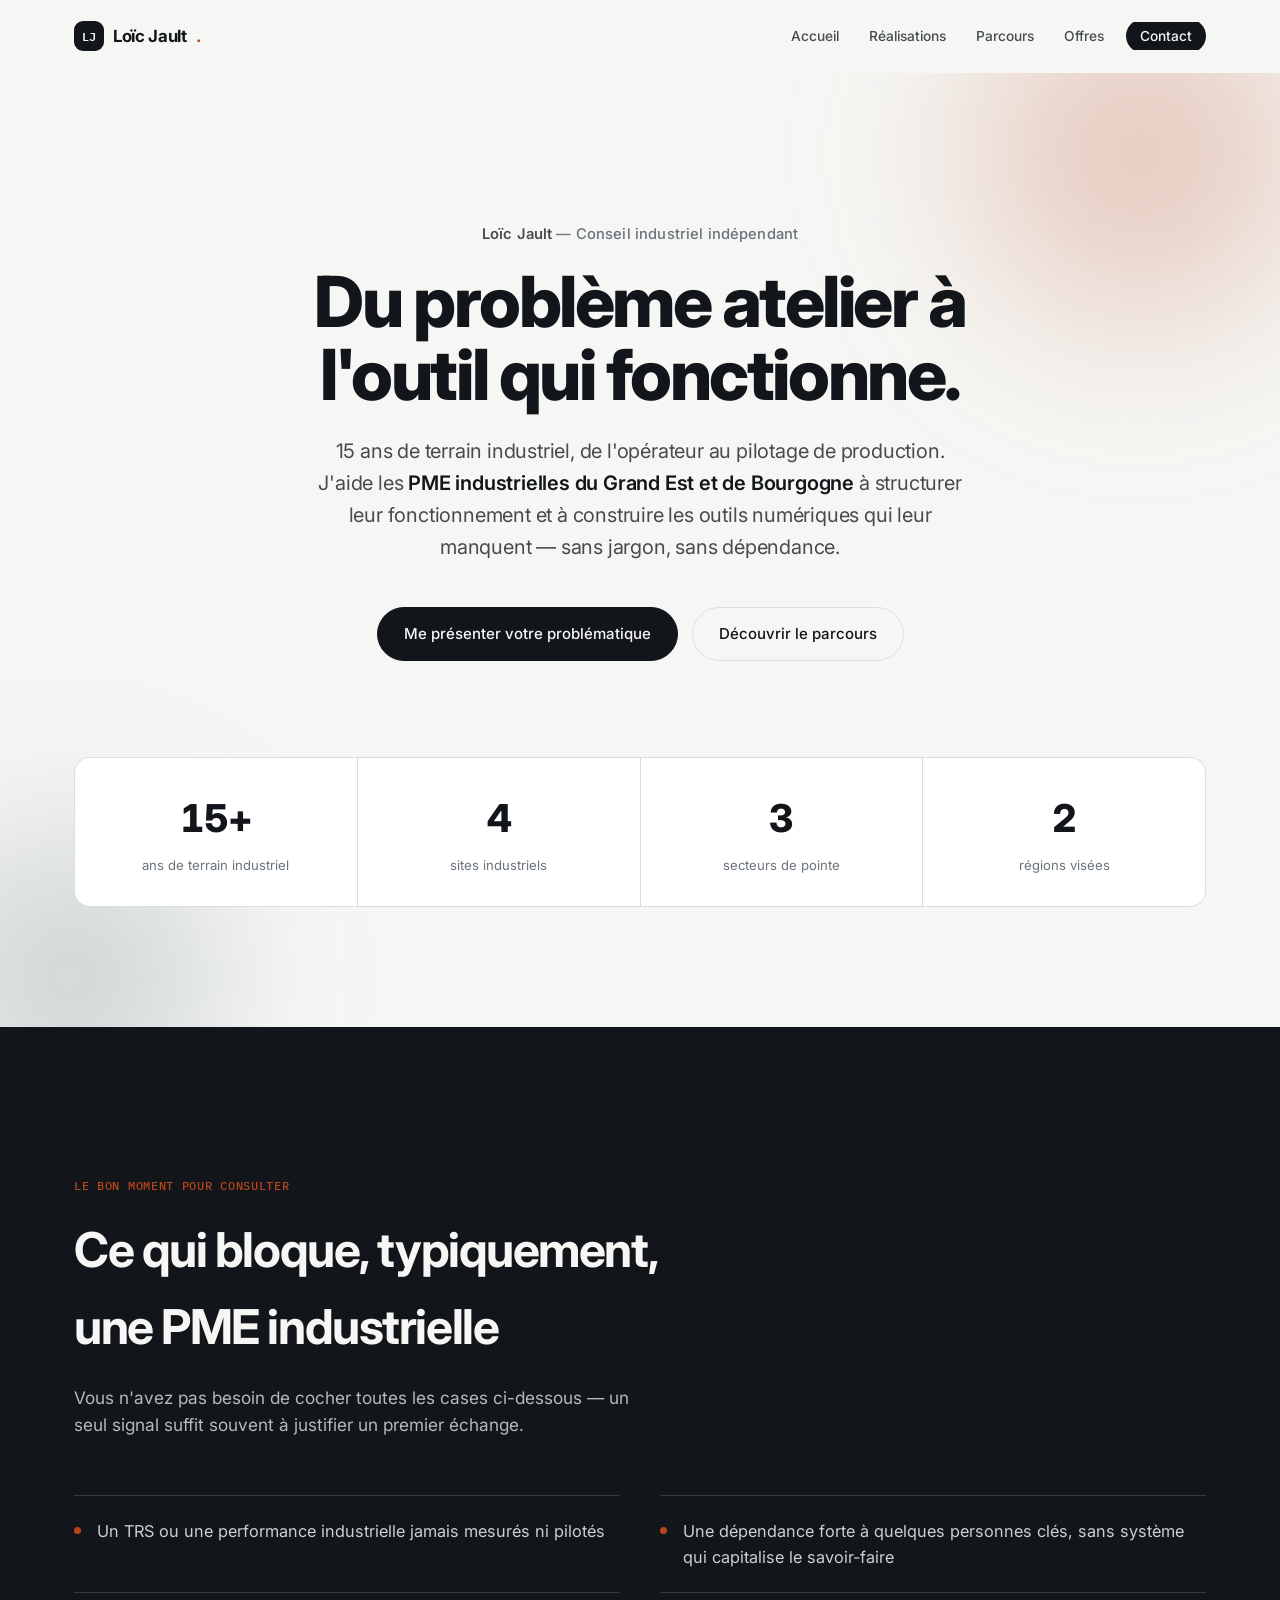
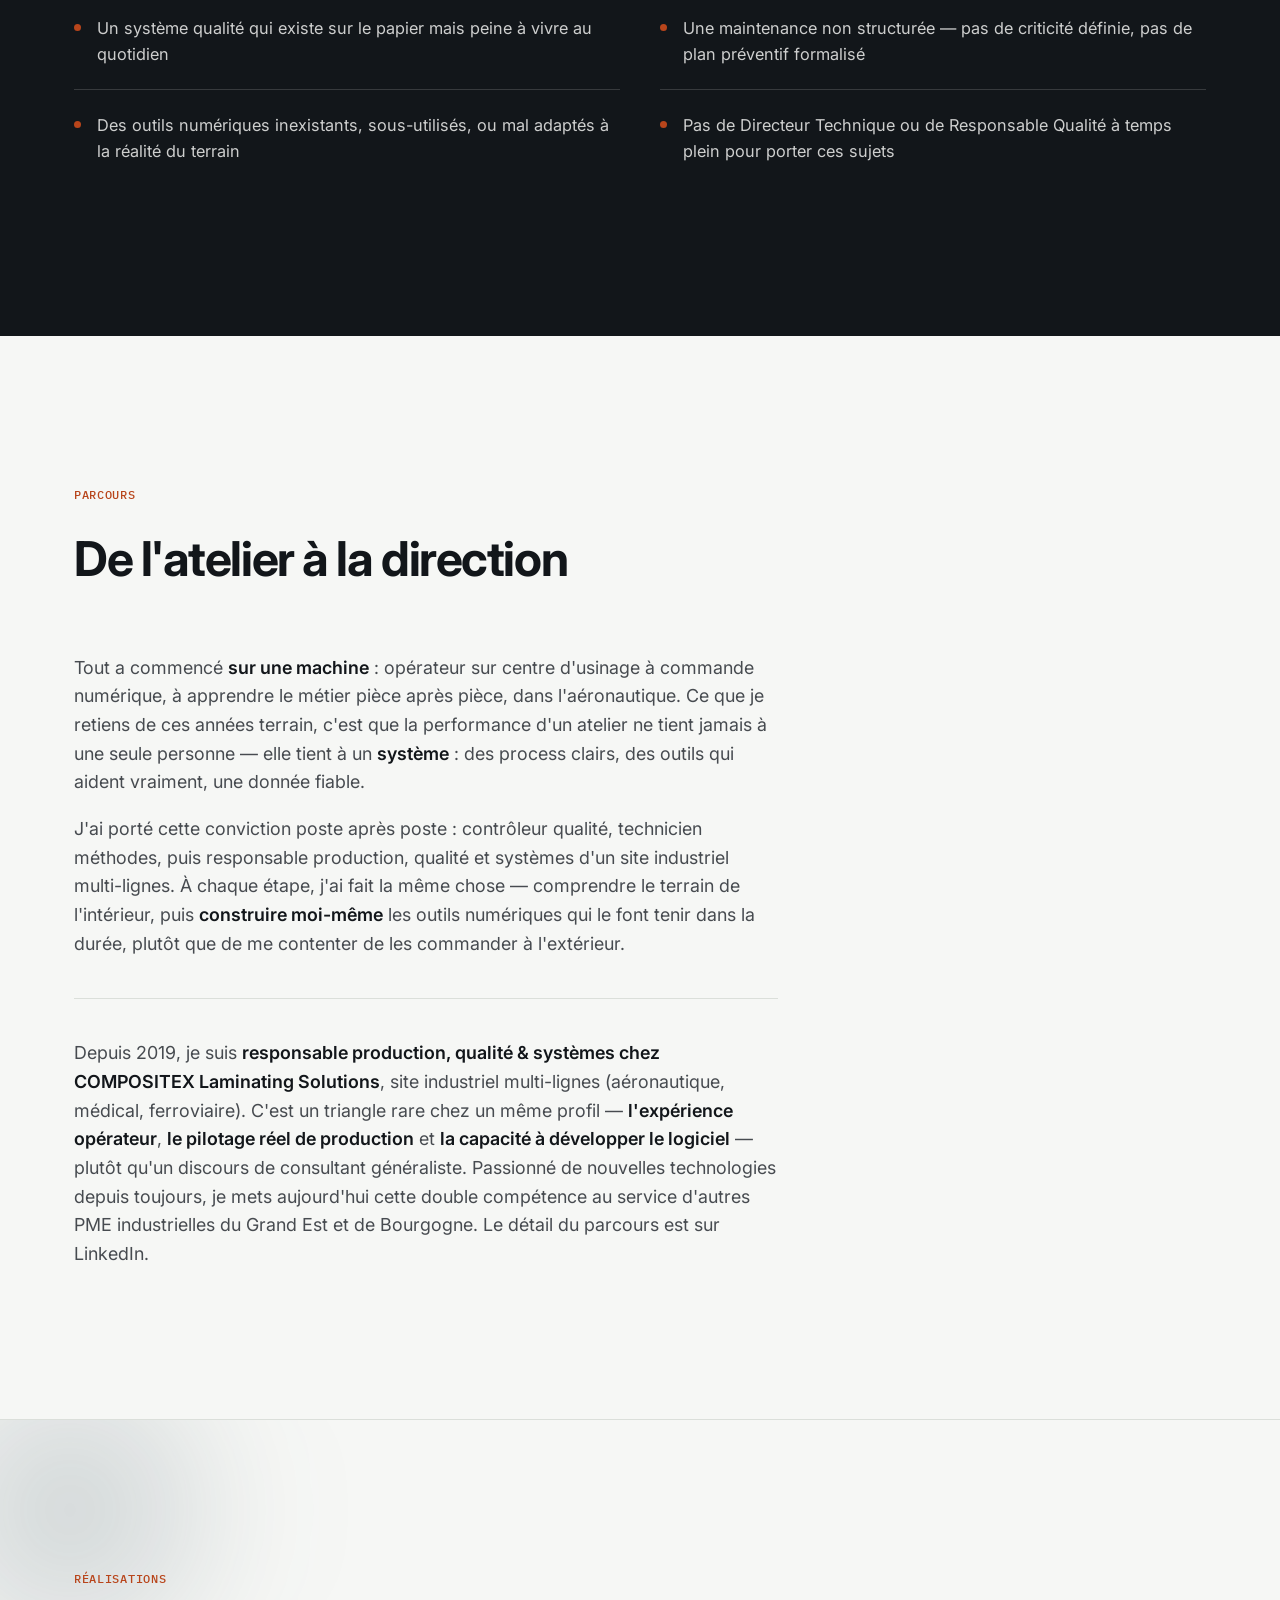
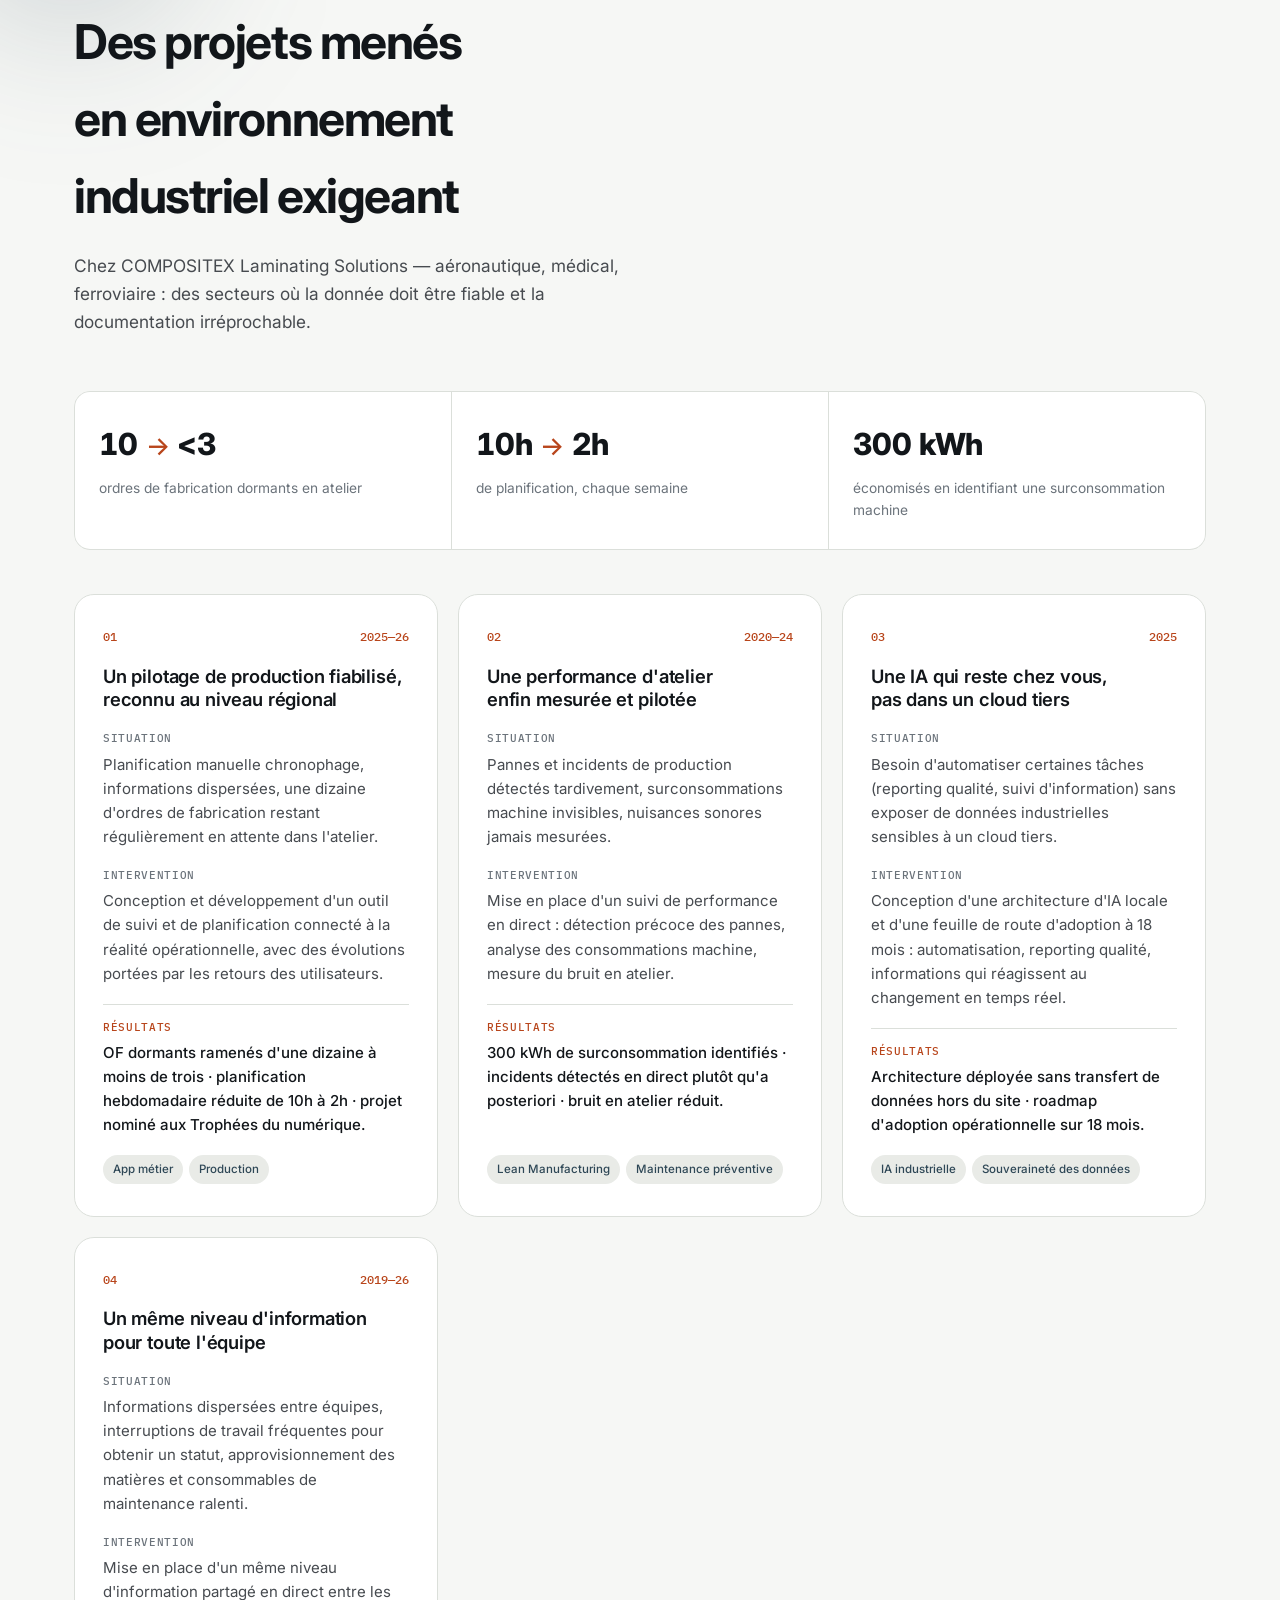
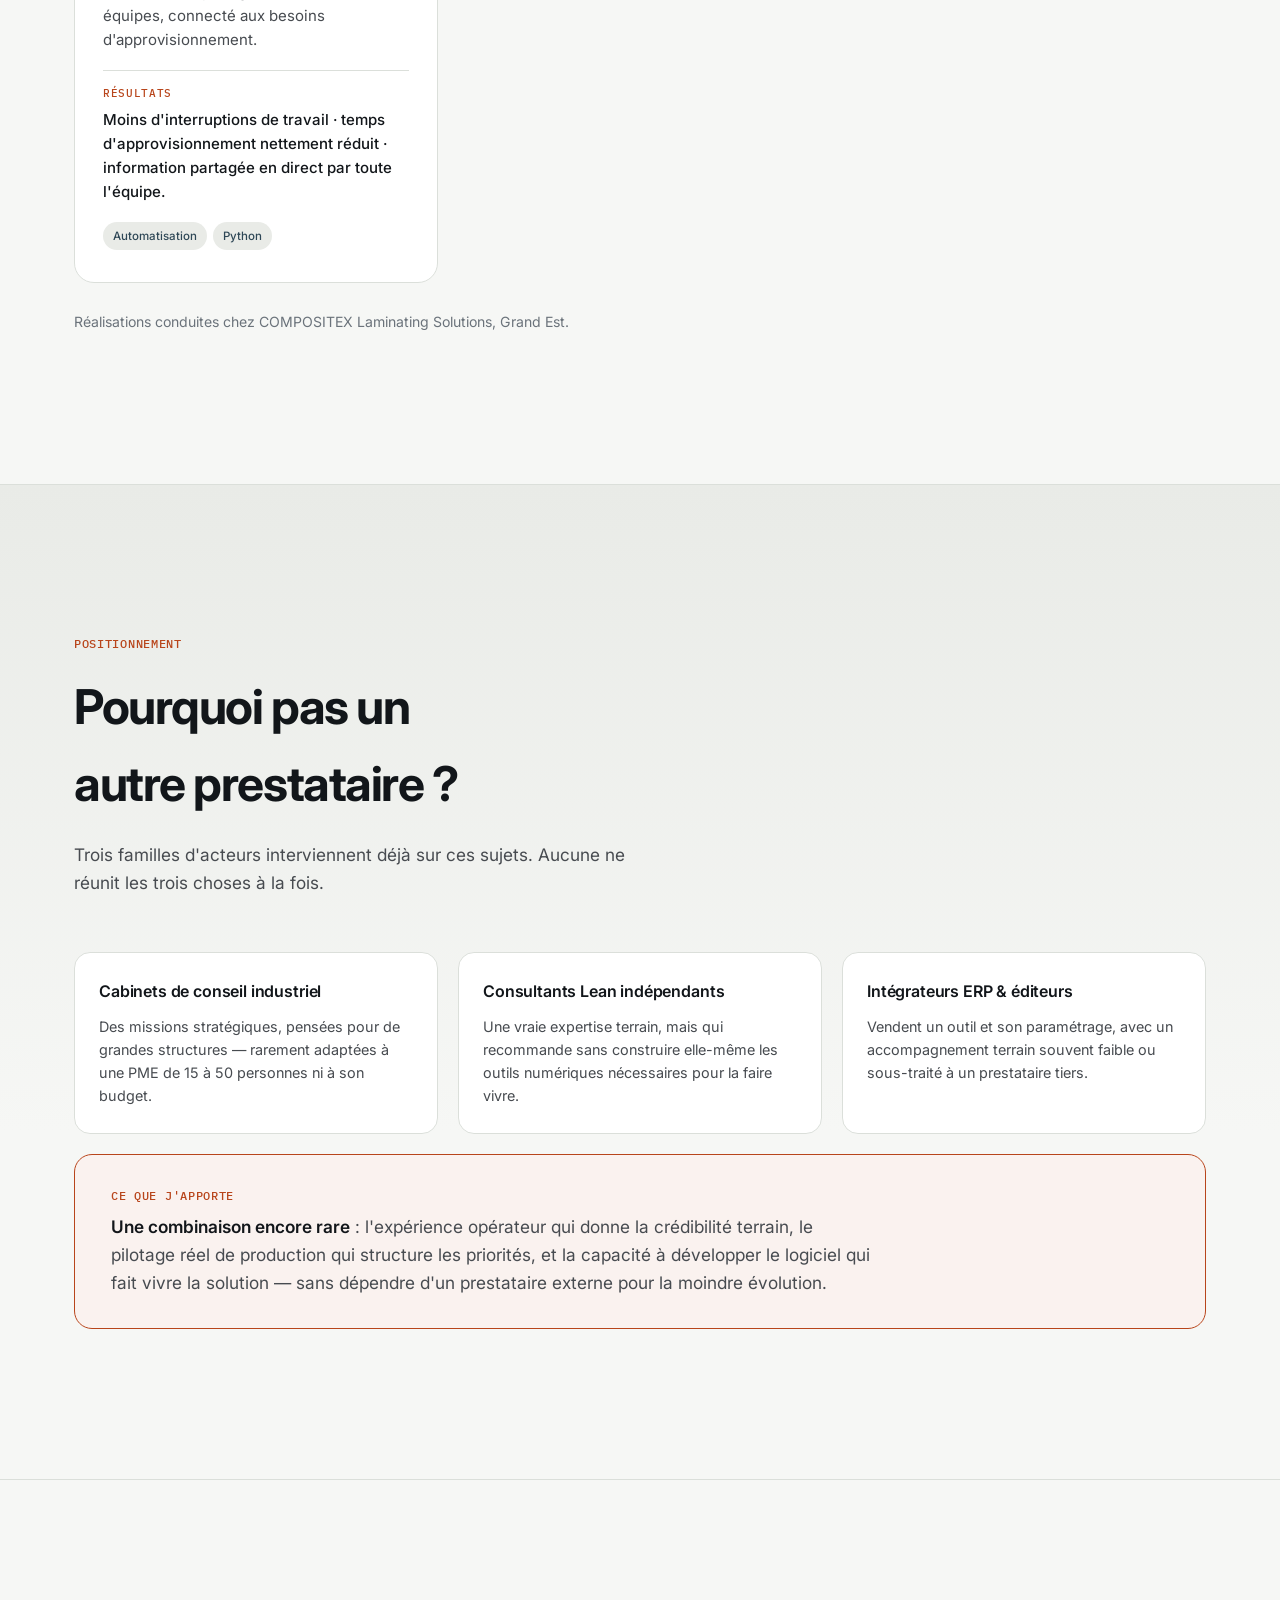
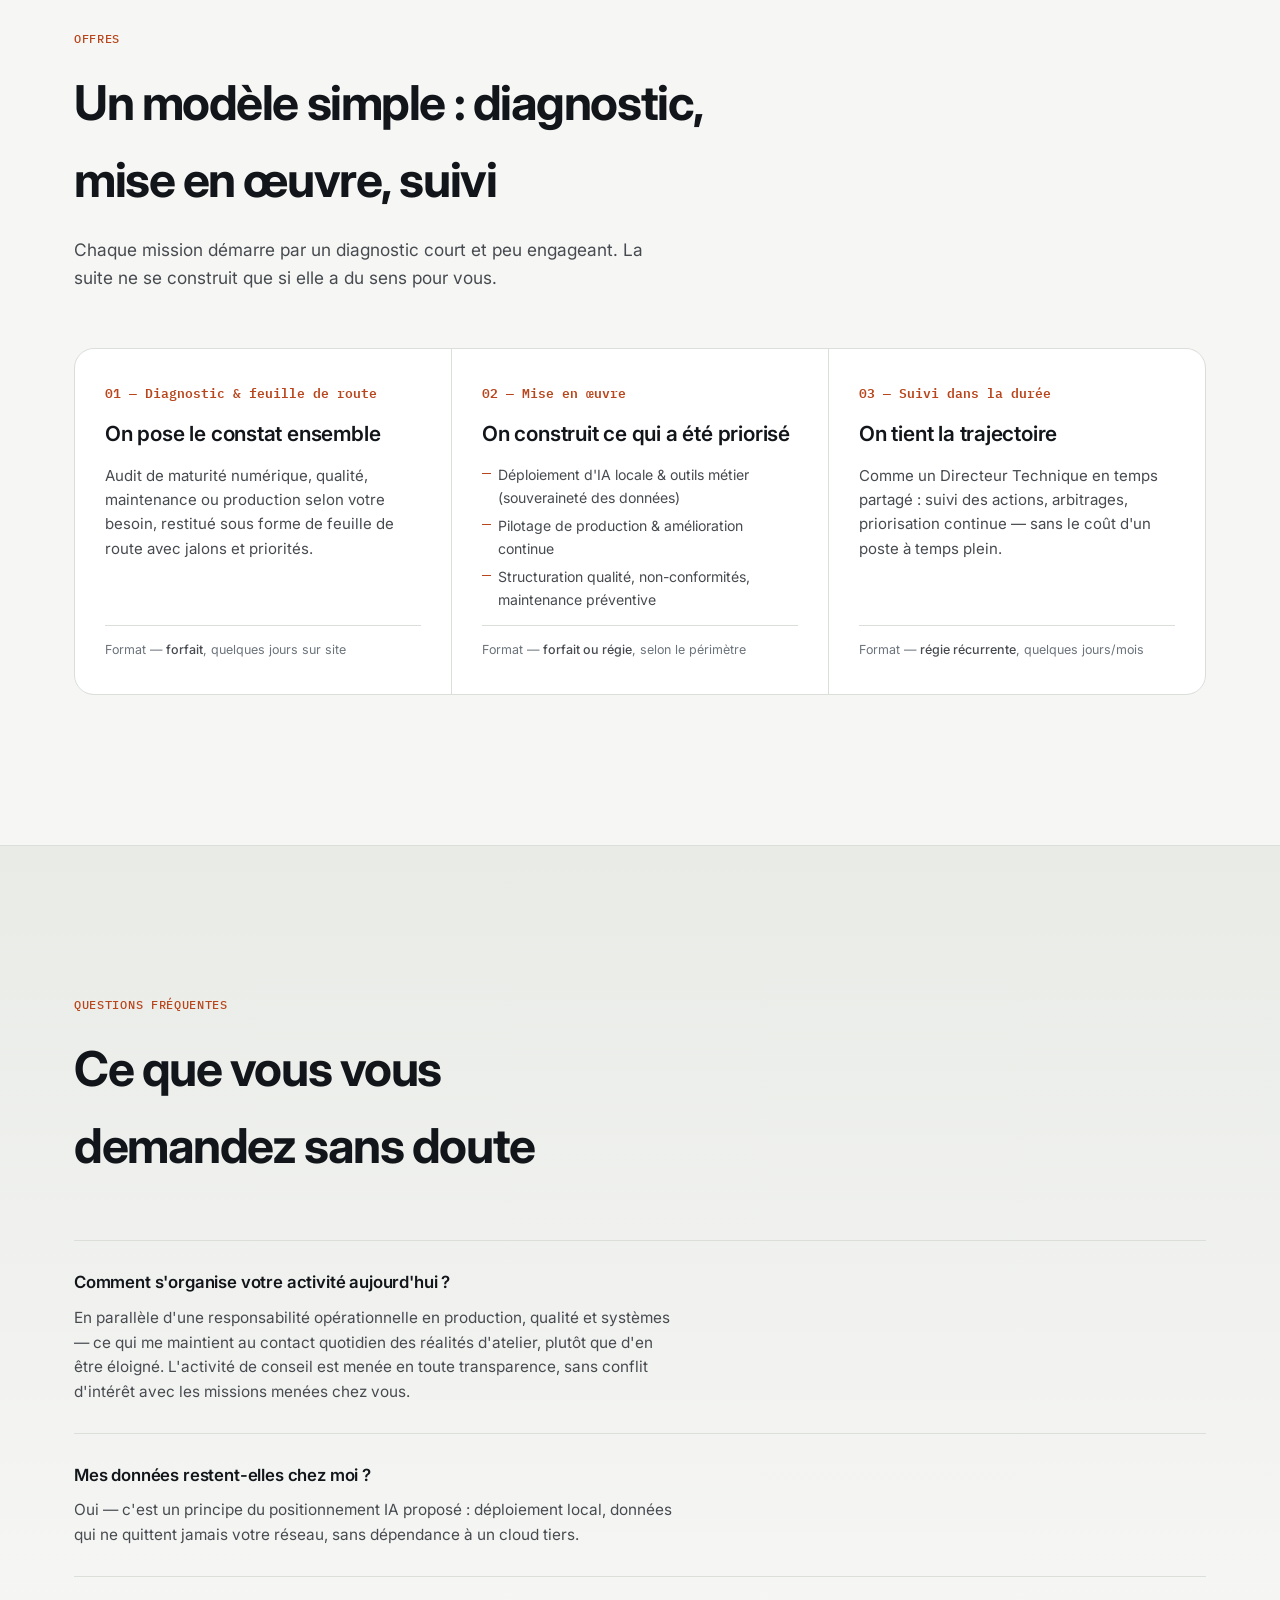
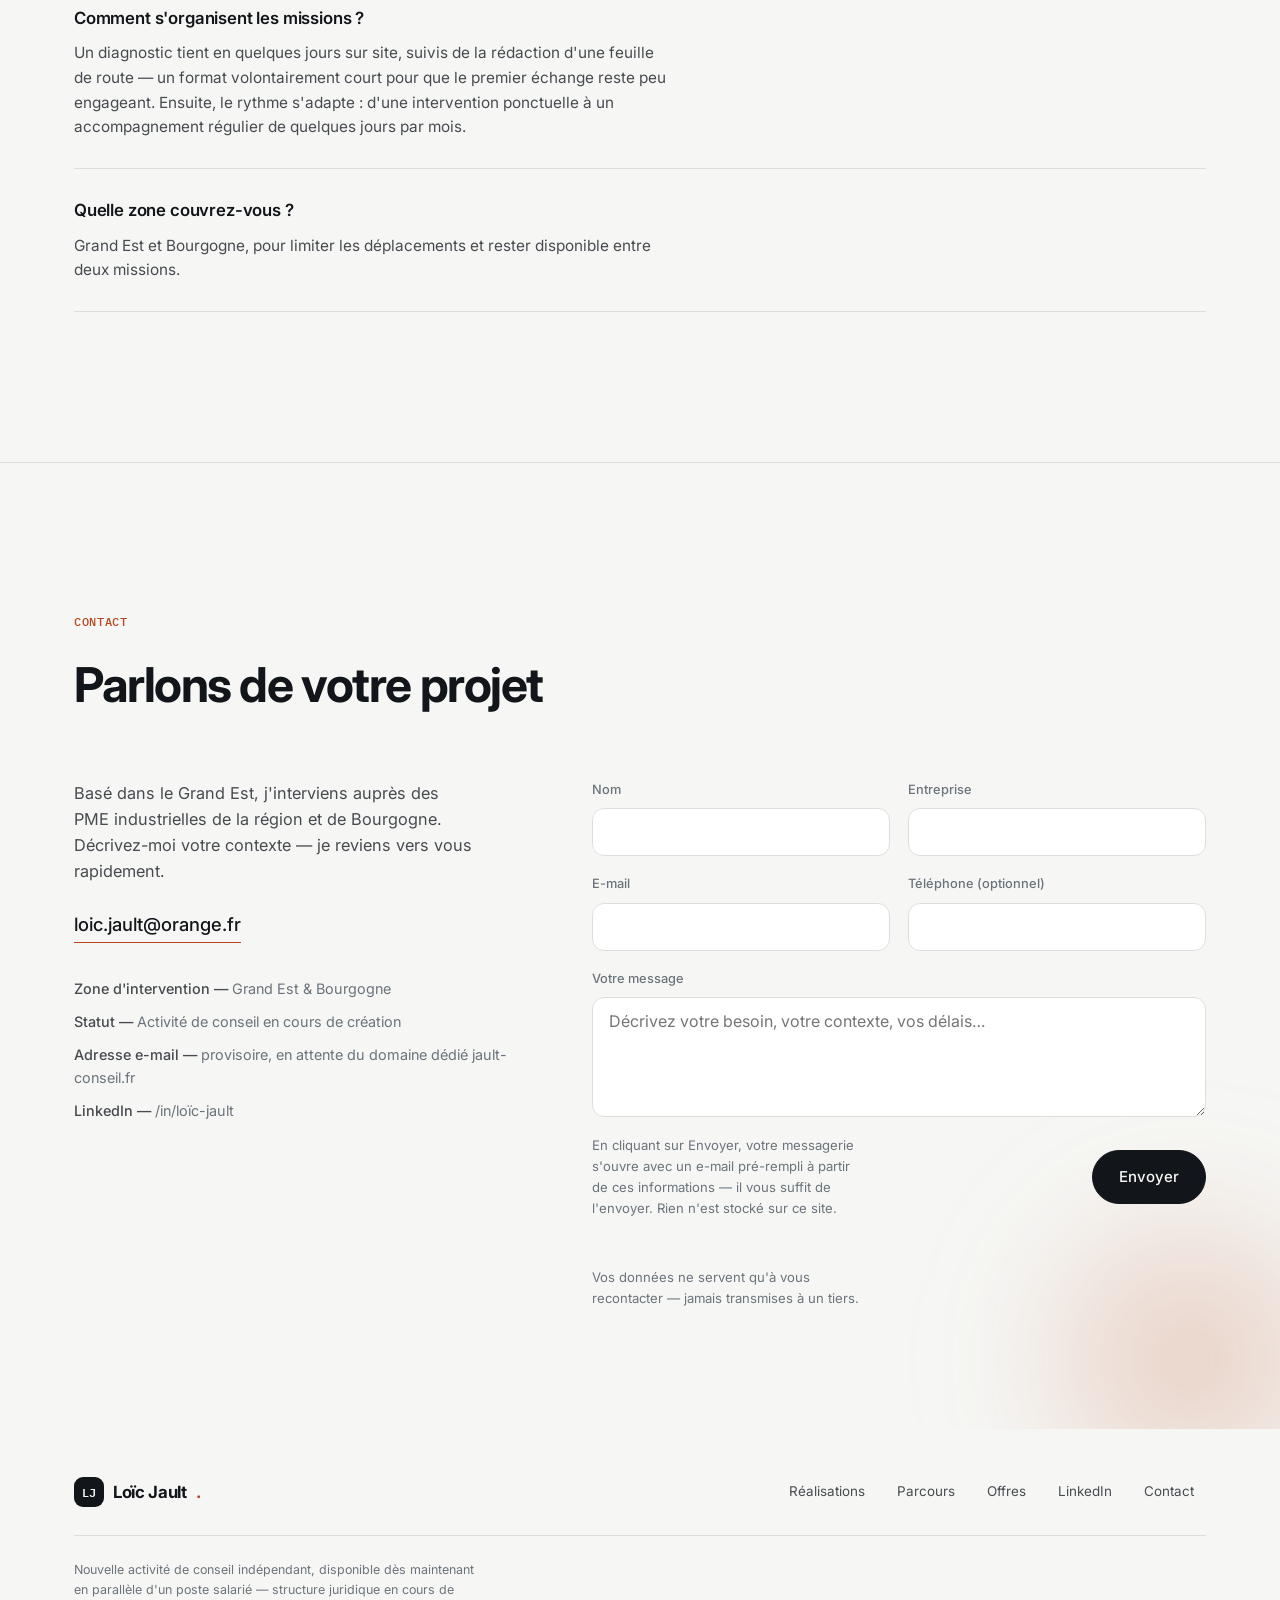
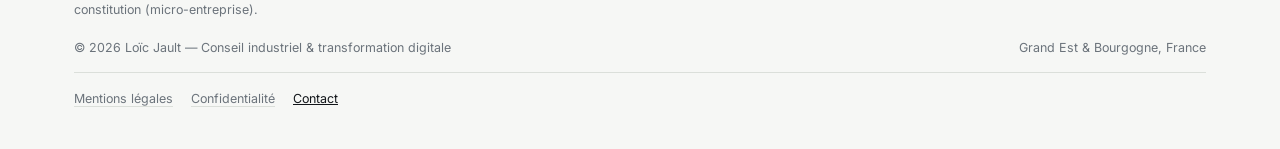
<file: index_4.html>
<!DOCTYPE html>
<html lang="fr">
<head>
<meta charset="UTF-8">
<meta name="viewport" content="width=device-width, initial-scale=1">
<title>Loïc Jault — Conseil Industrie</title>
<link rel="preconnect" href="https://fonts.googleapis.com">
<link rel="preconnect" href="https://fonts.gstatic.com" crossorigin>
<link rel="stylesheet" href="https://fonts.googleapis.com/css2?family=Inter:ital,wght@0,300;0,400;0,500;0,600;0,700;0,800;1,400&family=IBM+Plex+Mono:wght@400;500&display=swap">
<style>
  :root{
    --ink:#12161a;
    --ink-soft:#474b50;
    --ink-faint:#6b737b;
    --paper:#f6f7f5;
    --surface:#ffffff;
    --surface-2:#e9ebe7;
    --line:#dbdfda;
    --steel:#2e4756;
    --accent:#b8451b;
    --accent-2:#2e4756;
    --accent-ink:#ffffff;
    --glow: rgba(184,69,27,0.32);
    --glow-2: rgba(46,71,86,0.28);
    --maxw: 1180px;
    --ease: cubic-bezier(.16,1,.3,1);
  }
  @media (prefers-color-scheme: dark){
    :root:not([data-theme="light"]){
      --ink:#f1f3f0;
      --ink-soft:#c5cbc6;
      --ink-faint:#8a9089;
      --paper:#0a0c0d;
      --surface:#141718;
      --surface-2:#1a1e1f;
      --line:#2a2f30;
      --steel:#7fa0b0;
      --accent:#e0703a;
      --accent-2:#7fa0b0;
      --accent-ink:#1a0d04;
      --glow: rgba(224,112,58,0.26);
      --glow-2: rgba(127,160,176,0.22);
    }
  }
  :root[data-theme="dark"]{
    --ink:#f1f3f0;
    --ink-soft:#c5cbc6;
    --ink-faint:#8a9089;
    --paper:#0a0c0d;
    --surface:#141718;
    --surface-2:#1a1e1f;
    --line:#2a2f30;
    --steel:#7fa0b0;
    --accent:#e0703a;
    --accent-2:#7fa0b0;
    --accent-ink:#1a0d04;
    --glow: rgba(224,112,58,0.26);
    --glow-2: rgba(127,160,176,0.22);
  }

  *{ box-sizing:border-box; }
  html{ scroll-behavior:smooth; }
  @media (prefers-reduced-motion: reduce){
    html{ scroll-behavior:auto; }
    *{ animation-duration:0.01ms !important; animation-iteration-count:1 !important; transition-duration:0.01ms !important; }
  }
  body{
    margin:0;
    background:var(--paper);
    color:var(--ink);
    font-family:"Inter", -apple-system, BlinkMacSystemFont, "SF Pro Display", "Segoe UI", sans-serif;
    font-size:17px;
    line-height:1.6;
    -webkit-font-smoothing:antialiased;
    overflow-x:hidden;
  }
  .mono{ font-family:"IBM Plex Mono", ui-monospace, monospace; }
  h1,h2,h3{
    font-family:"Inter", sans-serif;
    font-weight:700;
    letter-spacing:-0.03em;
    text-wrap:balance;
    margin:0;
    color:var(--ink);
  }
  p{ margin:0; }
  a{ color:inherit; }
  .wrap{ max-width:var(--maxw); margin:0 auto; padding-inline:24px; }
  img{ max-width:100%; }

  /* ---------- Nav ---------- */
  .scroll-progress{
    position:fixed; top:0; left:0; height:2px; width:100%;
    background:var(--accent); transform:scaleX(0); transform-origin:left;
    z-index:60; will-change:transform;
  }
  .topnav{
    position:sticky; top:0; z-index:50;
    background:var(--paper);
    background:color-mix(in srgb, var(--paper) 70%, transparent);
    backdrop-filter:blur(18px) saturate(1.4);
    -webkit-backdrop-filter:blur(18px) saturate(1.4);
    border-bottom:1px solid transparent;
    transition:height .35s var(--ease), border-color .35s ease, background .35s ease;
  }
  .topnav.scrolled{
    border-bottom-color:var(--line);
    background:var(--paper);
    background:color-mix(in srgb, var(--paper) 88%, transparent);
  }
  .topnav .wrap{
    display:flex; align-items:center; justify-content:space-between;
    height:72px; gap:16px;
    transition:height .35s var(--ease);
  }
  .topnav.scrolled .wrap{ height:56px; }
  .brand{
    font-weight:700; font-size:1.05rem; letter-spacing:-0.02em;
    text-decoration:none; display:flex; align-items:center; gap:9px; white-space:nowrap;
  }
  .brand .dot{ color:var(--accent); }
  .mono-mark{
    width:30px; height:30px; border-radius:9px; background:var(--ink); color:var(--paper);
    display:inline-flex; align-items:center; justify-content:center;
    font-family:"IBM Plex Mono", monospace; font-size:0.72rem; font-weight:600; letter-spacing:0;
    flex-shrink:0;
  }
  .navlinks{
    display:flex; gap:2px; align-items:center; list-style:none; margin:0; padding:0;
    overflow-x:auto; scrollbar-width:none; -ms-overflow-style:none;
  }
  .navlinks::-webkit-scrollbar{ display:none; height:0; width:0; }
  .navlinks a{
    font-size:0.86rem; font-weight:500;
    text-decoration:none; color:var(--ink-soft);
    padding:9px 14px; border-radius:980px;
    white-space:nowrap;
    transition:color .2s ease, background .2s ease;
  }
  .navlinks a:hover{ color:var(--ink); background:var(--surface-2); }
  .nav-cta{
    color:var(--paper) !important; background:var(--ink);
    margin-left:6px;
    transition:transform .3s var(--ease), background .2s ease !important;
  }
  .nav-cta:hover{ background:var(--accent) !important; color:var(--accent-ink) !important; transform:translateY(-1px); }
  .navtoggle{
    display:none; align-items:center; justify-content:center;
    width:38px; height:38px; border-radius:10px; border:1px solid var(--line);
    background:var(--surface); cursor:pointer; flex-shrink:0;
  }
  .navtoggle span, .navtoggle span::before, .navtoggle span::after{
    content:""; display:block; width:16px; height:1.5px; background:var(--ink);
    transition:transform .25s ease, opacity .25s ease;
  }
  .navtoggle span{ position:relative; }
  .navtoggle span::before{ position:absolute; top:-5px; }
  .navtoggle span::after{ position:absolute; top:5px; }
  .topnav.nav-open .navtoggle span{ background:transparent; }
  .topnav.nav-open .navtoggle span::before{ transform:translateY(5px) rotate(45deg); }
  .topnav.nav-open .navtoggle span::after{ transform:translateY(-5px) rotate(-45deg); }

  /* ---------- Section scaffolding ---------- */
  section{ padding-block:150px; position:relative; }
  section + section{ border-top:1px solid var(--line); }
  section + section.section-dark, section.section-dark + section{ border-top:none; }
  #realisations, #contact{ overflow:hidden; }
  #realisations > .wrap, #contact > .wrap{ position:relative; z-index:1; }
  .section-tint{ background:linear-gradient(180deg, var(--surface-2), var(--paper) 65%); }
  .eyebrow{
    font-family:"IBM Plex Mono", ui-monospace, monospace;
    font-size:0.72rem; font-weight:500; letter-spacing:0.06em; text-transform:uppercase;
    color:var(--accent); margin-bottom:16px;
  }
  .section-head{ max-width:640px; margin-bottom:56px; }
  .section-head h2{ font-size:clamp(2.1rem,4vw,3rem); }
  .section-head .lede{ margin-top:18px; color:var(--ink-soft); font-size:1.08rem; max-width:52ch; }

  .reveal{ opacity:1; transform:none; filter:none; }
  .js .reveal{
    opacity:0; transform:translateY(28px); filter:blur(8px);
    transition:opacity 1s var(--ease), transform 1s var(--ease), filter 1s var(--ease);
  }
  .js .reveal.is-visible{ opacity:1; transform:none; filter:blur(0); }

  /* Staggered cascade for grouped reveal items */
  .signal-grid>.reveal:nth-child(2),.compare-grid>.reveal:nth-child(2),.steps>.reveal:nth-child(2),.grid-cards>.reveal:nth-child(2),.faq>.reveal:nth-child(2){ transition-delay:.08s; }
  .signal-grid>.reveal:nth-child(3),.compare-grid>.reveal:nth-child(3),.steps>.reveal:nth-child(3),.grid-cards>.reveal:nth-child(3),.faq>.reveal:nth-child(3){ transition-delay:.16s; }
  .signal-grid>.reveal:nth-child(4),.grid-cards>.reveal:nth-child(4),.faq>.reveal:nth-child(4){ transition-delay:.24s; }
  .signal-grid>.reveal:nth-child(5){ transition-delay:.32s; }
  .signal-grid>.reveal:nth-child(6){ transition-delay:.4s; }

  /* ---------- Hero ---------- */
  #accueil{
    padding-block:150px 120px;
    overflow:hidden;
  }
  .orb-parallax{ position:absolute; pointer-events:none; z-index:0; will-change:transform; }
  .orb-parallax.orb-1{ width:520px; height:520px; top:-180px; right:-120px; }
  .orb-parallax.orb-2{ width:420px; height:420px; bottom:-160px; left:-140px; }
  .orb-parallax.orb-sm{ width:360px; height:360px; }
  .orb-parallax.orb-pos-tl{ top:-90px; left:-110px; }
  .orb-parallax.orb-pos-br{ bottom:-110px; right:-90px; }
  .orb{
    position:absolute; inset:0; border-radius:50%; filter:blur(70px);
    animation:float 16s ease-in-out infinite;
  }
  .orb-glow-1{ background:radial-gradient(circle, var(--glow), transparent 70%); }
  .orb-glow-2{ background:radial-gradient(circle, var(--glow-2), transparent 70%); animation-delay:-6s; }
  @keyframes float{
    0%,100%{ transform:translate(0,0) scale(1); }
    50%{ transform:translate(-24px,26px) scale(1.06); }
  }

  .hero-inner{ position:relative; z-index:1; text-align:center; }
  .badge{
    display:inline-flex; align-items:center; gap:9px;
    font-size:0.82rem; font-weight:500; color:var(--ink-soft);
    border:1px solid var(--line); background:var(--surface);
    padding:7px 16px 7px 12px; border-radius:980px; margin-bottom:36px;
  }
  .badge .ping{
    width:7px; height:7px; border-radius:50%; background:var(--accent);
    box-shadow:0 0 0 0 var(--glow);
    animation:ping 2.4s ease-out infinite;
  }
  @keyframes ping{
    0%{ box-shadow:0 0 0 0 var(--glow); }
    70%{ box-shadow:0 0 0 9px transparent; }
    100%{ box-shadow:0 0 0 0 transparent; }
  }
  .hero-byline{
    font-size:0.92rem; font-weight:500; color:var(--ink-faint);
    margin-bottom:18px; letter-spacing:0.01em;
  }
  .hero-byline strong{ color:var(--ink-soft); font-weight:600; }
  .hero-name{
    font-size:clamp(2.4rem, 5.6vw, 4.4rem);
    line-height:1.04; font-weight:800; letter-spacing:-0.035em;
    max-width:18ch; margin-inline:auto;
  }
  .hero-role{
    margin:24px auto 0; max-width:50ch;
    font-size:clamp(1.05rem, 1.8vw, 1.25rem);
    font-weight:400; color:var(--ink-soft); letter-spacing:-0.01em;
  }
  .hero-role strong{ color:var(--ink); font-weight:600; }
  .hero-cta{ margin-top:44px; display:flex; gap:14px; flex-wrap:wrap; justify-content:center; }

  .btn{
    font-size:0.94rem; font-weight:500;
    text-decoration:none; padding:14px 26px; border-radius:980px;
    border:1px solid var(--ink); display:inline-flex; align-items:center; gap:8px;
    transition:transform .35s var(--ease), background .3s ease, color .3s ease, border-color .3s ease, box-shadow .35s var(--ease);
  }
  .btn-primary{ background:var(--ink); color:var(--paper); }
  .btn-primary:hover{ transform:translateY(-2px); box-shadow:0 16px 32px -12px rgba(0,0,0,0.35); }
  .btn-ghost{ background:transparent; color:var(--ink); border-color:var(--line); }
  .btn-ghost:hover{ transform:translateY(-2px); border-color:var(--ink); }

  .hero-stats{
    margin-top:96px; display:grid; grid-template-columns:repeat(4,1fr);
    gap:1px; background:var(--line); border:1px solid var(--line); border-radius:16px; overflow:hidden;
  }
  .stat{
    background:var(--surface); padding:30px 20px; text-align:center; position:relative;
    transition:transform .25s var(--ease), box-shadow .25s ease;
  }
  .stat:hover{ transform:translateY(-2px); z-index:1; box-shadow:0 10px 20px -14px rgba(0,0,0,.28); }
  .stat-num{ font-size:clamp(1.8rem,3vw,2.4rem); font-weight:800; letter-spacing:-0.03em; font-variant-numeric:tabular-nums; }
  .stat-num .suffix{ color:var(--accent); }
  .stat-label{ margin-top:6px; font-size:0.82rem; color:var(--ink-faint); }

  /* ---------- Story / Parcours ---------- */
  .story-lede{ max-width:64ch; }
  .story-lede p{ font-size:1.12rem; color:var(--ink-soft); }
  .story-lede p + p{ margin-top:18px; }
  .story-lede strong{ color:var(--ink); font-weight:600; }

  .timeline{ margin-top:72px; display:flex; flex-direction:column; gap:0; position:relative; }
  .timeline::before{
    content:""; position:absolute; left:9px; top:10px; bottom:10px; width:1px;
    background:linear-gradient(var(--line), var(--line));
  }
  .tl-item{ position:relative; padding:0 0 52px 44px; }
  .tl-item:last-child{ padding-bottom:0; }
  .tl-dot{
    position:absolute; left:2px; top:4px; width:17px; height:17px; border-radius:50%;
    background:var(--surface); border:2px solid var(--line);
    transition:border-color .4s ease, background .4s ease, box-shadow .4s ease;
  }
  .js .tl-item.is-visible .tl-dot{
    border-color:var(--accent); background:var(--accent); box-shadow:0 0 0 5px var(--glow);
  }
  .tl-dot.is-current{ border-color:var(--accent); background:var(--accent); box-shadow:0 0 0 5px var(--glow); }
  .tl-year{ font-size:0.86rem; font-weight:600; color:var(--accent); margin-bottom:6px; }
  .tl-item h3{ font-size:1.2rem; font-weight:600; letter-spacing:-0.01em; }
  .tl-item p{ margin-top:8px; color:var(--ink-soft); font-size:0.98rem; max-width:56ch; }

  .story-close{
    margin-top:40px; padding-top:40px; border-top:1px solid var(--line);
    max-width:64ch;
  }
  .story-close p{ font-size:1.12rem; color:var(--ink-soft); }
  .story-close strong{ color:var(--ink); font-weight:600; }

  /* ---------- Constat (signaux) — section inversée ---------- */
  .section-dark{ background:var(--ink); }
  .section-dark .eyebrow{ color:var(--accent); }
  .section-dark h2, .section-dark .lede{ color:var(--paper); }
  .section-dark .lede{ color:color-mix(in srgb, var(--paper) 72%, transparent); }
  .signal-grid{ display:grid; grid-template-columns:1fr 1fr; gap:0 40px; }
  .signal{
    padding:22px 0; display:flex; gap:16px; align-items:flex-start;
    border-top:1px solid color-mix(in srgb, var(--paper) 16%, transparent);
  }
  .signal-mark{ width:7px; height:7px; border-radius:50%; background:var(--accent); flex-shrink:0; margin-top:9px; }
  .signal p{ font-size:1.02rem; color:var(--paper); color:color-mix(in srgb, var(--paper) 82%, transparent); }
  @media (max-width:700px){ .signal-grid{ grid-template-columns:1fr; } }

  /* ---------- Positionnement (comparatif) ---------- */
  .compare-grid{ display:grid; grid-template-columns:repeat(3,1fr); gap:20px; }
  .compare-card{
    padding:26px 24px; border:1px solid var(--line); border-radius:16px; background:var(--surface);
    position:relative; overflow:hidden; transition:border-color .3s ease;
  }
  .compare-card h3{ font-size:1rem; font-weight:600; letter-spacing:-0.01em; }
  .compare-card p{ margin-top:10px; font-size:0.9rem; color:var(--ink-soft); }
  .compare-you{
    margin-top:20px; padding:32px 36px; border-radius:18px;
    border:1px solid var(--accent); background:color-mix(in srgb, var(--accent) 7%, var(--surface));
    display:flex; flex-direction:column; gap:8px;
  }
  .compare-you .eyebrow{ margin-bottom:0; }
  .compare-you p{ font-size:1.08rem; color:var(--ink-soft); max-width:70ch; }
  .compare-you strong{ color:var(--ink); font-weight:600; }
  @media (max-width:780px){ .compare-grid{ grid-template-columns:1fr; } .compare-you{ padding:26px; } }

  /* ---------- Offer steps ---------- */
  .steps{ display:grid; grid-template-columns:repeat(3,1fr); gap:1px; background:var(--line); border:1px solid var(--line); border-radius:20px; overflow:hidden; }
  .step{ position:relative; padding:34px 30px; background:var(--surface); display:flex; flex-direction:column; gap:14px; }
  .step-num{ font-size:0.8rem; font-weight:600; color:var(--accent); }
  .step h3{ font-size:1.3rem; font-weight:600; letter-spacing:-0.01em; }
  .step p{ font-size:0.94rem; color:var(--ink-soft); }
  .step-format{
    margin-top:auto; padding-top:14px; border-top:1px solid var(--line);
    font-size:0.78rem; color:var(--ink-faint);
  }
  .step-format strong{ color:var(--ink-soft); font-weight:500; }
  .step-domains{ list-style:none; margin:0; padding:0; display:flex; flex-direction:column; gap:6px; }
  .step-domains li{ font-size:0.88rem; color:var(--ink-soft); padding-left:16px; position:relative; }
  .step-domains li::before{ content:""; position:absolute; left:0; top:0.6em; width:9px; height:1px; background:var(--accent); }
  @media (max-width:780px){ .steps{ grid-template-columns:1fr; } }

  /* ---------- FAQ ---------- */
  .faq{ display:flex; flex-direction:column; }
  .faq-item{ padding:28px 0; border-top:1px solid var(--line); }
  .faq-item:last-child{ border-bottom:1px solid var(--line); }
  .faq-item h3{ font-size:1.05rem; font-weight:600; letter-spacing:-0.01em; }
  .faq-item p{ margin-top:10px; font-size:0.96rem; color:var(--ink-soft); max-width:60ch; }

  /* ---------- Portfolio ---------- */
  .grid-cards{ display:grid; grid-template-columns:repeat(auto-fit, minmax(320px, 1fr)); gap:20px; }
  .card{
    background:var(--surface); border:1px solid var(--line); border-radius:20px;
    padding:32px 28px; display:flex; flex-direction:column; gap:18px;
    position:relative; overflow:hidden;
    transition:transform .4s var(--ease), box-shadow .4s var(--ease), border-color .4s ease;
  }
  .card:hover{ transform:translateY(-4px); box-shadow:0 24px 48px -24px rgba(0,0,0,0.22); border-color:var(--line); }
  .card::before, .compare-card::before, .step::before{
    content:""; position:absolute; inset:0; pointer-events:none; opacity:0; z-index:0;
    background:radial-gradient(160px circle at var(--mx,50%) var(--my,50%), color-mix(in srgb, var(--accent) 6%, transparent), transparent 75%);
    transition:opacity .35s ease;
  }
  .card:hover::before, .compare-card:hover::before, .step:hover::before{ opacity:.7; }
  .card > *, .compare-card > *, .step > *{ position:relative; z-index:1; }
  .card-ref{
    font-family:"IBM Plex Mono", ui-monospace, monospace;
    font-size:0.76rem; font-weight:500; color:var(--accent); display:flex; justify-content:space-between;
  }
  .card h3{ font-size:1.15rem; font-weight:600; letter-spacing:-0.01em; line-height:1.3; }
  .card p{ color:var(--ink-soft); font-size:0.94rem; }
  .card-tags{ display:flex; flex-wrap:wrap; gap:6px; margin-top:auto; }
  .case-block{ display:flex; flex-direction:column; gap:5px; }
  .case-label{
    font-family:"IBM Plex Mono", ui-monospace, monospace;
    font-size:0.68rem; font-weight:500; letter-spacing:.06em; text-transform:uppercase; color:var(--ink-faint);
  }
  .case-block p{ margin:0; }
  .case-result{ padding-top:14px; border-top:1px solid var(--line); }
  .case-result .case-label{ color:var(--accent); }
  .case-result p{ color:var(--ink); font-weight:500; }
  .tag{
    font-size:0.72rem; font-weight:500; color:var(--steel);
    background:var(--surface-2); padding:5px 10px; border-radius:980px;
    transition:background .25s ease, color .25s ease, transform .25s ease;
  }
  .card:hover .tag{ transform:translateY(-1px); }
  .tag:hover{ background:color-mix(in srgb, var(--accent) 18%, var(--surface-2)); color:var(--accent); }
  .portfolio-note{ margin-top:28px; font-size:0.88rem; color:var(--ink-faint); }

  .result-stats{
    display:grid; grid-template-columns:repeat(3,1fr); gap:1px;
    background:var(--line); border:1px solid var(--line); border-radius:16px; overflow:hidden;
    margin-bottom:44px;
  }
  .result-stat{
    background:var(--surface); padding:28px 24px; position:relative;
    transition:transform .25s var(--ease), box-shadow .25s ease;
  }
  .result-stat:hover{ transform:translateY(-2px); z-index:1; box-shadow:0 10px 20px -14px rgba(0,0,0,.28); }
  .result-value{
    font-size:clamp(1.5rem,2.6vw,1.9rem); font-weight:800; letter-spacing:-0.02em;
    font-variant-numeric:tabular-nums; display:flex; align-items:baseline; gap:8px; flex-wrap:wrap;
  }
  .result-value .arrow{ color:var(--accent); font-weight:500; font-size:0.85em; }
  .result-label{ margin-top:8px; font-size:0.86rem; color:var(--ink-faint); }
  @media (max-width:700px){ .result-stats{ grid-template-columns:1fr; } }

  .shot-gallery{ margin-top:28px; display:grid; grid-template-columns:1fr 1fr; gap:18px; }
  .shot{
    border:1px solid var(--line); border-radius:16px; overflow:hidden;
    background:var(--surface);
    transition:transform .4s var(--ease), box-shadow .4s var(--ease);
  }
  .shot:hover{ transform:translateY(-3px); box-shadow:0 24px 48px -24px rgba(0,0,0,0.22); }
  .shot img{ display:block; width:100%; height:auto; }
  .shot-cap{ padding:12px 16px; font-size:0.8rem; color:var(--ink-faint); }
  @media (max-width:700px){ .shot-gallery{ grid-template-columns:1fr; } }

  /* ---------- Services ---------- */
  .services-grid{ display:grid; grid-template-columns:repeat(auto-fit, minmax(300px, 1fr)); gap:22px; }
  .service{
    border:1px solid var(--line); background:var(--surface); border-radius:22px;
    padding:36px 32px; display:flex; flex-direction:column; gap:18px;
    transition:transform .4s var(--ease), box-shadow .4s var(--ease);
  }
  .service:hover{ transform:translateY(-4px); box-shadow:0 24px 48px -24px rgba(0,0,0,0.22); }
  .service-num{ font-size:0.8rem; font-weight:600; color:var(--ink-faint); }
  .service h3{ font-size:1.4rem; line-height:1.15; }
  .service p{ color:var(--ink-soft); font-size:0.96rem; }
  .service-list{ list-style:none; margin:4px 0 0; padding:0; display:flex; flex-direction:column; gap:10px; }
  .service-list li{ font-size:0.9rem; color:var(--ink-soft); padding-left:18px; position:relative; }
  .service-list li::before{ content:""; position:absolute; left:0; top:0.6em; width:9px; height:1px; background:var(--accent); }

  /* ---------- Contact ---------- */
  #contact{ padding-bottom:120px; }
  .contact-grid{ display:grid; grid-template-columns:0.85fr 1.15fr; gap:64px; align-items:start; }
  .contact-info p{ color:var(--ink-soft); max-width:40ch; font-size:1.02rem; }
  .contact-info .contact-email{
    display:inline-block; margin-top:26px; font-size:1.15rem; font-weight:500;
    color:var(--ink); text-decoration:none; border-bottom:1px solid var(--accent); padding-bottom:2px;
  }
  .contact-meta{ margin-top:34px; display:flex; flex-direction:column; gap:10px; font-size:0.9rem; color:var(--ink-faint); }
  .contact-meta strong{ color:var(--ink-soft); font-weight:500; }

  form{ display:flex; flex-direction:column; gap:18px; }
  .field{ display:flex; flex-direction:column; gap:8px; }
  .field label{ font-size:0.8rem; font-weight:500; color:var(--ink-faint); }
  .field input, .field textarea{
    font-family:inherit; font-size:1rem; color:var(--ink); background:var(--surface);
    border:1px solid var(--line); border-radius:12px; padding:13px 16px; outline:none;
    transition:border-color .25s ease, box-shadow .25s ease;
  }
  .field input:focus, .field textarea:focus{ border-color:var(--accent); box-shadow:0 0 0 4px var(--glow); }
  .field textarea{ min-height:120px; resize:vertical; }
  .row-2{ display:grid; grid-template-columns:1fr 1fr; gap:18px; }
  .form-foot{ display:flex; align-items:center; justify-content:space-between; gap:16px; flex-wrap:wrap; }
  .form-note{ font-size:0.82rem; color:var(--ink-faint); max-width:34ch; }
  .form-status{ font-size:0.84rem; color:var(--accent); min-height:1.2em; }
  button[type="submit"]{ cursor:pointer; }
  button[type="submit"]:disabled{ opacity:0.6; cursor:progress; }

  a:focus-visible, button:focus-visible, input:focus-visible, textarea:focus-visible{
    outline:2px solid var(--accent); outline-offset:2px;
  }

  footer{ padding:48px 0 40px; }
  .footer-top{
    display:flex; justify-content:space-between; align-items:flex-start; gap:24px; flex-wrap:wrap;
    padding-bottom:28px; margin-bottom:24px; border-bottom:1px solid var(--line);
  }
  .footer-links{ display:flex; gap:8px; flex-wrap:wrap; list-style:none; margin:0; padding:0; }
  .footer-links a{
    font-size:0.84rem; color:var(--ink-soft); text-decoration:none;
    padding:6px 12px; border-radius:980px; transition:color .2s ease, background .2s ease;
  }
  .footer-links a:hover{ color:var(--ink); background:var(--surface-2); }
  footer .wrap > p{
    font-size:0.78rem; color:var(--ink-faint); max-width:52ch; margin-bottom:18px;
  }
  .footer-bottom{
    display:flex; justify-content:space-between; align-items:center; gap:16px; flex-wrap:wrap;
    font-size:0.78rem; color:var(--ink-faint);
  }
  .footer-legal{
    display:flex; gap:6px 18px; flex-wrap:wrap; list-style:none; margin:14px 0 0; padding:16px 0 0;
    border-top:1px solid var(--line);
    font-size:0.78rem;
  }
  .footer-legal button{
    font:inherit; color:var(--ink-faint); background:none; border:0; padding:0; cursor:pointer;
    text-decoration:underline; text-underline-offset:3px; text-decoration-color:var(--line);
  }
  .footer-legal button:hover{ color:var(--ink); text-decoration-color:var(--accent); }

  /* Underline that draws in on hover, for inline prose links */
  .link-draw{
    text-decoration:none; padding-bottom:1px;
    background-image:linear-gradient(currentColor, currentColor);
    background-repeat:no-repeat; background-position:0 100%; background-size:0% 1px;
    transition:background-size .35s var(--ease);
  }
  .link-draw:hover{ background-size:100% 1px; }

  /* ---------- Legal modals ---------- */
  .legal-overlay{
    position:fixed; inset:0; z-index:200;
    background:color-mix(in srgb, var(--ink) 45%, transparent);
    display:flex; align-items:flex-start; justify-content:center;
    padding:6vh 20px; overflow-y:auto;
    opacity:0; visibility:hidden; transition:opacity .25s var(--ease);
  }
  .legal-overlay.is-open{ opacity:1; visibility:visible; }
  .legal-modal{
    background:var(--paper); color:var(--ink); border:1px solid var(--line); border-radius:20px;
    max-width:680px; width:100%; padding:40px 40px 44px; box-shadow:0 30px 80px -20px rgba(0,0,0,.35);
    transform:translateY(14px); transition:transform .3s var(--ease);
  }
  .legal-overlay.is-open .legal-modal{ transform:translateY(0); }
  .legal-modal-head{ display:flex; align-items:flex-start; justify-content:space-between; gap:20px; margin-bottom:22px; }
  .legal-modal h2{ font-size:1.4rem; margin:0; }
  .legal-close{
    flex:none; width:36px; height:36px; border-radius:50%; border:1px solid var(--line); background:var(--surface-2);
    color:var(--ink-faint); cursor:pointer; font-size:1rem; line-height:1; display:flex; align-items:center; justify-content:center;
  }
  .legal-close:hover{ color:var(--ink); border-color:var(--accent); }
  .legal-body{ font-size:0.92rem; line-height:1.7; color:var(--ink-soft); }
  .legal-body h3{ font-size:1rem; color:var(--ink); margin:26px 0 8px; }
  .legal-body h3:first-child{ margin-top:0; }
  .legal-body p{ margin:0 0 12px; }
  .legal-body ul{ margin:0 0 12px; padding-left:20px; }
  .legal-body li{ margin-bottom:6px; }
  .legal-placeholder{
    background:var(--surface-2); border:1px dashed var(--line); border-radius:8px;
    padding:1px 6px; font-family:"IBM Plex Mono", ui-monospace, monospace; font-size:0.82em; color:var(--accent);
  }
  .legal-updated{ font-size:0.78rem; color:var(--ink-faint); margin-top:28px; padding-top:16px; border-top:1px solid var(--line); }

  @media (max-width:860px){
    section{ padding-block:96px; }
    .contact-grid{ grid-template-columns:1fr; }
    .hero-stats{ grid-template-columns:repeat(2,1fr); }
    .row-2{ grid-template-columns:1fr; }
    .navtoggle{ display:flex; }
    .navlinks{
      position:absolute; top:100%; left:0; right:0;
      flex-direction:column; align-items:stretch; gap:2px;
      background:var(--paper); border-bottom:1px solid var(--line);
      padding:10px 24px 18px;
      max-height:0; overflow:hidden;
      transition:max-height .35s var(--ease);
    }
    .topnav.nav-open .navlinks{ max-height:320px; }
    .navlinks a{ padding:12px 14px; border-radius:12px; }
  }
</style>

</head>
<body class="js">

  <div class="scroll-progress" id="scrollProgress" aria-hidden="true"></div>

  <nav class="topnav" id="topnav">
    <div class="wrap">
      <a class="brand" href="#accueil"><span class="mono-mark">LJ</span> Loïc Jault<span class="dot">.</span></a>
      <ul class="navlinks" id="navlinks">
        <li><a href="#accueil">Accueil</a></li>
        <li><a href="#realisations">Réalisations</a></li>
        <li><a href="#parcours">Parcours</a></li>
        <li><a href="#services">Offres</a></li>
        <li><a href="#contact" class="nav-cta">Contact</a></li>
      </ul>
      <button class="navtoggle" id="navtoggle" type="button" aria-label="Ouvrir le menu" aria-expanded="false" aria-controls="navlinks"><span></span></button>
    </div>
  </nav>

  <section id="accueil">
    <div class="orb-parallax orb-1" data-parallax="16" aria-hidden="true"><span class="orb orb-glow-1"></span></div>
    <div class="orb-parallax orb-2" data-parallax="11" aria-hidden="true"><span class="orb orb-glow-2"></span></div>
    <div class="wrap hero-inner">
      <p class="hero-byline reveal"><strong>Loïc Jault</strong> — Conseil industriel indépendant</p>
      <h1 class="hero-name reveal">Du problème atelier à l'outil qui fonctionne.</h1>
      <p class="hero-role reveal">15 ans de terrain industriel, de l'opérateur au pilotage de production. J'aide les <strong>PME industrielles du Grand Est et de Bourgogne</strong> à structurer leur fonctionnement et à construire les outils numériques qui leur manquent — sans jargon, sans dépendance.</p>
      <div class="hero-cta reveal">
        <a class="btn btn-primary" href="#contact">Me présenter votre problématique</a>
        <a class="btn btn-ghost" href="#parcours">Découvrir le parcours</a>
      </div>

      <div class="hero-stats reveal">
        <div class="stat">
          <div class="stat-num" data-count="15" data-suffix="+">15+</div>
          <div class="stat-label">ans de terrain industriel</div>
        </div>
        <div class="stat">
          <div class="stat-num" data-count="4">4</div>
          <div class="stat-label">sites industriels</div>
        </div>
        <div class="stat">
          <div class="stat-num" data-count="3">3</div>
          <div class="stat-label">secteurs de pointe</div>
        </div>
        <div class="stat">
          <div class="stat-num" data-count="2">2</div>
          <div class="stat-label">régions visées</div>
        </div>
      </div>
    </div>
  </section>

  <section id="constat" class="section-dark">
    <div class="wrap">
      <div class="section-head reveal">
        <div class="eyebrow">Le bon moment pour consulter</div>
        <h2>Ce qui bloque, typiquement, une PME industrielle</h2>
        <p class="lede">Vous n'avez pas besoin de cocher toutes les cases ci-dessous — un seul signal suffit souvent à justifier un premier échange.</p>
      </div>

      <div class="signal-grid">
        <div class="signal reveal"><span class="signal-mark"></span><p>Un TRS ou une performance industrielle jamais mesurés ni pilotés</p></div>
        <div class="signal reveal"><span class="signal-mark"></span><p>Une dépendance forte à quelques personnes clés, sans système qui capitalise le savoir-faire</p></div>
        <div class="signal reveal"><span class="signal-mark"></span><p>Un système qualité qui existe sur le papier mais peine à vivre au quotidien</p></div>
        <div class="signal reveal"><span class="signal-mark"></span><p>Une maintenance non structurée — pas de criticité définie, pas de plan préventif formalisé</p></div>
        <div class="signal reveal"><span class="signal-mark"></span><p>Des outils numériques inexistants, sous-utilisés, ou mal adaptés à la réalité du terrain</p></div>
        <div class="signal reveal"><span class="signal-mark"></span><p>Pas de Directeur Technique ou de Responsable Qualité à temps plein pour porter ces sujets</p></div>
      </div>
    </div>
  </section>

  <section id="parcours">
    <div class="wrap">
      <div class="section-head reveal">
        <div class="eyebrow">Parcours</div>
        <h2>De l'atelier à la direction</h2>
      </div>

      <div class="story-lede reveal">
        <p>Tout a commencé <strong>sur une machine</strong> : opérateur sur centre d'usinage à commande numérique, à apprendre le métier pièce après pièce, dans l'aéronautique. Ce que je retiens de ces années terrain, c'est que la performance d'un atelier ne tient jamais à une seule personne — elle tient à un <strong>système</strong> : des process clairs, des outils qui aident vraiment, une donnée fiable.</p>
        <p>J'ai porté cette conviction poste après poste : contrôleur qualité, technicien méthodes, puis responsable production, qualité et systèmes d'un site industriel multi-lignes. À chaque étape, j'ai fait la même chose — comprendre le terrain de l'intérieur, puis <strong>construire moi-même</strong> les outils numériques qui le font tenir dans la durée, plutôt que de me contenter de les commander à l'extérieur.</p>
      </div>

      <div class="story-close reveal">
        <p>Depuis 2019, je suis <strong>responsable production, qualité &amp; systèmes chez COMPOSITEX Laminating Solutions</strong>, site industriel multi-lignes (aéronautique, médical, ferroviaire). C'est un triangle rare chez un même profil — <strong>l'expérience opérateur</strong>, <strong>le pilotage réel de production</strong> et <strong>la capacité à développer le logiciel</strong> — plutôt qu'un discours de consultant généraliste. Passionné de nouvelles technologies depuis toujours, je mets aujourd'hui cette double compétence au service d'autres PME industrielles du Grand Est et de Bourgogne. <a href="https://www.linkedin.com/in/loïc-jault-8935b6b1/" target="_blank" rel="noopener" class="link-draw">Le détail du parcours est sur LinkedIn</a>.</p>
      </div>
    </div>
  </section>

  <section id="realisations">
    <div class="orb-parallax orb-sm orb-pos-tl" data-parallax="9" aria-hidden="true"><span class="orb orb-glow-2"></span></div>
    <div class="wrap">
      <div class="section-head reveal">
        <div class="eyebrow">Réalisations</div>
        <h2>Des projets menés en environnement industriel exigeant</h2>
        <p class="lede">Chez COMPOSITEX Laminating Solutions — aéronautique, médical, ferroviaire : des secteurs où la donnée doit être fiable et la documentation irréprochable.</p>
      </div>

      <div class="result-stats reveal">
        <div class="result-stat">
          <div class="result-value">10 <span class="arrow">→</span> &lt;3</div>
          <div class="result-label">ordres de fabrication dormants en atelier</div>
        </div>
        <div class="result-stat">
          <div class="result-value">10h <span class="arrow">→</span> 2h</div>
          <div class="result-label">de planification, chaque semaine</div>
        </div>
        <div class="result-stat">
          <div class="result-value">300 kWh</div>
          <div class="result-label">économisés en identifiant une surconsommation machine</div>
        </div>
      </div>

      <div class="grid-cards">
        <article class="card reveal">
          <div class="card-ref"><span>01</span><span>2025—26</span></div>
          <h3>Un pilotage de production fiabilisé, reconnu au niveau régional</h3>
          <div class="case-block">
            <span class="case-label">Situation</span>
            <p>Planification manuelle chronophage, informations dispersées, une dizaine d'ordres de fabrication restant régulièrement en attente dans l'atelier.</p>
          </div>
          <div class="case-block">
            <span class="case-label">Intervention</span>
            <p>Conception et développement d'un outil de suivi et de planification connecté à la réalité opérationnelle, avec des évolutions portées par les retours des utilisateurs.</p>
          </div>
          <div class="case-block case-result">
            <span class="case-label">Résultats</span>
            <p>OF dormants ramenés d'une dizaine à moins de trois · planification hebdomadaire réduite de 10h à 2h · projet nominé aux Trophées du numérique.</p>
          </div>
          <div class="card-tags"><span class="tag">App métier</span><span class="tag">Production</span></div>
        </article>
        <article class="card reveal">
          <div class="card-ref"><span>02</span><span>2020—24</span></div>
          <h3>Une performance d'atelier enfin mesurée et pilotée</h3>
          <div class="case-block">
            <span class="case-label">Situation</span>
            <p>Pannes et incidents de production détectés tardivement, surconsommations machine invisibles, nuisances sonores jamais mesurées.</p>
          </div>
          <div class="case-block">
            <span class="case-label">Intervention</span>
            <p>Mise en place d'un suivi de performance en direct : détection précoce des pannes, analyse des consommations machine, mesure du bruit en atelier.</p>
          </div>
          <div class="case-block case-result">
            <span class="case-label">Résultats</span>
            <p>300 kWh de surconsommation identifiés · incidents détectés en direct plutôt qu'a posteriori · bruit en atelier réduit.</p>
          </div>
          <div class="card-tags"><span class="tag">Lean Manufacturing</span><span class="tag">Maintenance préventive</span></div>
        </article>
        <article class="card reveal">
          <div class="card-ref"><span>03</span><span>2025</span></div>
          <h3>Une IA qui reste chez vous, pas dans un cloud tiers</h3>
          <div class="case-block">
            <span class="case-label">Situation</span>
            <p>Besoin d'automatiser certaines tâches (reporting qualité, suivi d'information) sans exposer de données industrielles sensibles à un cloud tiers.</p>
          </div>
          <div class="case-block">
            <span class="case-label">Intervention</span>
            <p>Conception d'une architecture d'IA locale et d'une feuille de route d'adoption à 18 mois : automatisation, reporting qualité, informations qui réagissent au changement en temps réel.</p>
          </div>
          <div class="case-block case-result">
            <span class="case-label">Résultats</span>
            <p>Architecture déployée sans transfert de données hors du site · roadmap d'adoption opérationnelle sur 18 mois.</p>
          </div>
          <div class="card-tags"><span class="tag">IA industrielle</span><span class="tag">Souveraineté des données</span></div>
        </article>
        <article class="card reveal">
          <div class="card-ref"><span>04</span><span>2019—26</span></div>
          <h3>Un même niveau d'information pour toute l'équipe</h3>
          <div class="case-block">
            <span class="case-label">Situation</span>
            <p>Informations dispersées entre équipes, interruptions de travail fréquentes pour obtenir un statut, approvisionnement des matières et consommables de maintenance ralenti.</p>
          </div>
          <div class="case-block">
            <span class="case-label">Intervention</span>
            <p>Mise en place d'un même niveau d'information partagé en direct entre les équipes, connecté aux besoins d'approvisionnement.</p>
          </div>
          <div class="case-block case-result">
            <span class="case-label">Résultats</span>
            <p>Moins d'interruptions de travail · temps d'approvisionnement nettement réduit · information partagée en direct par toute l'équipe.</p>
          </div>
          <div class="card-tags"><span class="tag">Automatisation</span><span class="tag">Python</span></div>
        </article>
      </div>
      <p class="portfolio-note reveal">Réalisations conduites chez COMPOSITEX Laminating Solutions, Grand Est.</p>
    </div>
  </section>

  <section id="positionnement" class="section-tint">
    <div class="wrap">
      <div class="section-head reveal">
        <div class="eyebrow">Positionnement</div>
        <h2>Pourquoi pas un autre prestataire ?</h2>
        <p class="lede">Trois familles d'acteurs interviennent déjà sur ces sujets. Aucune ne réunit les trois choses à la fois.</p>
      </div>

      <div class="compare-grid">
        <div class="compare-card reveal">
          <h3>Cabinets de conseil industriel</h3>
          <p>Des missions stratégiques, pensées pour de grandes structures — rarement adaptées à une PME de 15 à 50 personnes ni à son budget.</p>
        </div>
        <div class="compare-card reveal">
          <h3>Consultants Lean indépendants</h3>
          <p>Une vraie expertise terrain, mais qui recommande sans construire elle-même les outils numériques nécessaires pour la faire vivre.</p>
        </div>
        <div class="compare-card reveal">
          <h3>Intégrateurs ERP &amp; éditeurs</h3>
          <p>Vendent un outil et son paramétrage, avec un accompagnement terrain souvent faible ou sous-traité à un prestataire tiers.</p>
        </div>
      </div>

      <div class="compare-you reveal">
        <div class="eyebrow">Ce que j'apporte</div>
        <p><strong>Une combinaison encore rare</strong> : l'expérience opérateur qui donne la crédibilité terrain, le pilotage réel de production qui structure les priorités, et la capacité à développer le logiciel qui fait vivre la solution — sans dépendre d'un prestataire externe pour la moindre évolution.</p>
      </div>
    </div>
  </section>

  <section id="services">
    <div class="wrap">
      <div class="section-head reveal">
        <div class="eyebrow">Offres</div>
        <h2>Un modèle simple : diagnostic, mise en œuvre, suivi</h2>
        <p class="lede">Chaque mission démarre par un diagnostic court et peu engageant. La suite ne se construit que si elle a du sens pour vous.</p>
      </div>

      <div class="steps">
        <div class="step reveal">
          <div class="step-num mono">01 — Diagnostic &amp; feuille de route</div>
          <h3>On pose le constat ensemble</h3>
          <p>Audit de maturité numérique, qualité, maintenance ou production selon votre besoin, restitué sous forme de feuille de route avec jalons et priorités.</p>
          <div class="step-format">Format — <strong>forfait</strong>, quelques jours sur site</div>
        </div>
        <div class="step reveal">
          <div class="step-num mono">02 — Mise en œuvre</div>
          <h3>On construit ce qui a été priorisé</h3>
          <ul class="step-domains">
            <li>Déploiement d'IA locale &amp; outils métier (souveraineté des données)</li>
            <li>Pilotage de production &amp; amélioration continue</li>
            <li>Structuration qualité, non-conformités, maintenance préventive</li>
          </ul>
          <div class="step-format">Format — <strong>forfait ou régie</strong>, selon le périmètre</div>
        </div>
        <div class="step reveal">
          <div class="step-num mono">03 — Suivi dans la durée</div>
          <h3>On tient la trajectoire</h3>
          <p>Comme un Directeur Technique en temps partagé : suivi des actions, arbitrages, priorisation continue — sans le coût d'un poste à temps plein.</p>
          <div class="step-format">Format — <strong>régie récurrente</strong>, quelques jours/mois</div>
        </div>
      </div>
    </div>
  </section>

  <section id="faq" class="section-tint">
    <div class="wrap">
      <div class="section-head reveal">
        <div class="eyebrow">Questions fréquentes</div>
        <h2>Ce que vous vous demandez sans doute</h2>
      </div>

      <div class="faq">
        <div class="faq-item reveal">
          <h3>Comment s'organise votre activité aujourd'hui ?</h3>
          <p>En parallèle d'une responsabilité opérationnelle en production, qualité et systèmes — ce qui me maintient au contact quotidien des réalités d'atelier, plutôt que d'en être éloigné. L'activité de conseil est menée en toute transparence, sans conflit d'intérêt avec les missions menées chez vous.</p>
        </div>
        <div class="faq-item reveal">
          <h3>Mes données restent-elles chez moi ?</h3>
          <p>Oui — c'est un principe du positionnement IA proposé : déploiement local, données qui ne quittent jamais votre réseau, sans dépendance à un cloud tiers.</p>
        </div>
        <div class="faq-item reveal">
          <h3>Comment s'organisent les missions ?</h3>
          <p>Un diagnostic tient en quelques jours sur site, suivis de la rédaction d'une feuille de route — un format volontairement court pour que le premier échange reste peu engageant. Ensuite, le rythme s'adapte : d'une intervention ponctuelle à un accompagnement régulier de quelques jours par mois.</p>
        </div>
        <div class="faq-item reveal">
          <h3>Quelle zone couvrez-vous ?</h3>
          <p>Grand Est et Bourgogne, pour limiter les déplacements et rester disponible entre deux missions.</p>
        </div>
      </div>
    </div>
  </section>

  <section id="contact">
    <div class="orb-parallax orb-sm orb-pos-br" data-parallax="9" aria-hidden="true"><span class="orb orb-glow-1"></span></div>
    <div class="wrap">
      <div class="section-head reveal">
        <div class="eyebrow">Contact</div>
        <h2>Parlons de votre projet</h2>
      </div>

      <div class="contact-grid">
        <div class="contact-info reveal">
          <p>Basé dans le Grand Est, j'interviens auprès des PME industrielles de la région et de Bourgogne. Décrivez-moi votre contexte — je reviens vers vous rapidement.</p>
          <a class="contact-email" href="mailto:loic.jault@orange.fr">loic.jault@orange.fr</a>
          <div class="contact-meta">
            <div><strong>Zone d'intervention —</strong> Grand Est &amp; Bourgogne</div>
            <div><strong>Statut —</strong> Activité de conseil en cours de création</div>
            <div><strong>Adresse e-mail —</strong> provisoire, en attente du domaine dédié jault-conseil.fr</div>
            <div><strong>LinkedIn —</strong> <a href="https://www.linkedin.com/in/loïc-jault-8935b6b1/" target="_blank" rel="noopener" class="link-draw">/in/loïc-jault</a></div>
          </div>
        </div>

        <form id="contact-form" class="reveal" autocomplete="off">
          <div class="row-2">
            <div class="field">
              <label for="f-name">Nom</label>
              <input id="f-name" name="name" type="text" required>
            </div>
            <div class="field">
              <label for="f-company">Entreprise</label>
              <input id="f-company" name="company" type="text">
            </div>
          </div>
          <div class="row-2">
            <div class="field">
              <label for="f-email">E-mail</label>
              <input id="f-email" name="email" type="email" required>
            </div>
            <div class="field">
              <label for="f-phone">Téléphone (optionnel)</label>
              <input id="f-phone" name="phone" type="tel">
            </div>
          </div>
          <div class="field">
            <label for="f-message">Votre message</label>
            <textarea id="f-message" name="message" required placeholder="Décrivez votre besoin, votre contexte, vos délais…"></textarea>
          </div>
          <div class="form-foot">
            <p class="form-note">En cliquant sur Envoyer, votre messagerie s'ouvre avec un e-mail pré-rempli à partir de ces informations — il vous suffit de l'envoyer. Rien n'est stocké sur ce site.</p>
            <a class="btn btn-primary" id="submit-btn" href="#" role="button">Envoyer</a>
          </div>
          <p class="form-status" id="form-status" role="status"></p>
          <p class="form-note" style="margin-top:-4px;">Vos données ne servent qu'à vous recontacter — jamais transmises à un tiers.</p>
        </form>
      </div>
    </div>
  </section>

  <footer>
    <div class="wrap">
      <div class="footer-top">
        <a class="brand" href="#accueil"><span class="mono-mark">LJ</span> Loïc Jault<span class="dot">.</span></a>
        <ul class="footer-links">
          <li><a href="#realisations">Réalisations</a></li>
          <li><a href="#parcours">Parcours</a></li>
          <li><a href="#services">Offres</a></li>
          <li><a href="https://www.linkedin.com/in/loïc-jault-8935b6b1/" target="_blank" rel="noopener">LinkedIn</a></li>
          <li><a href="#contact">Contact</a></li>
        </ul>
      </div>
      <p>Nouvelle activité de conseil indépendant, disponible dès maintenant en parallèle d'un poste salarié — structure juridique en cours de constitution (micro-entreprise).</p>
      <div class="footer-bottom">
        <span>© <span id="year">2026</span> Loïc Jault — Conseil industriel &amp; transformation digitale</span>
        <span>Grand Est &amp; Bourgogne, France</span>
      </div>
      <ul class="footer-legal">
        <li><button type="button" data-open-legal="mentions">Mentions légales</button></li>
        <li><button type="button" data-open-legal="confidentialite">Confidentialité</button></li>
        <li><a href="mailto:loic.jault@orange.fr">Contact</a></li>
      </ul>
    </div>
  </footer>

  <div class="legal-overlay" id="legal-mentions" data-legal-overlay aria-hidden="true">
    <div class="legal-modal" role="dialog" aria-modal="true" aria-labelledby="legal-mentions-title">
      <div class="legal-modal-head">
        <h2 id="legal-mentions-title">Mentions légales</h2>
        <button type="button" class="legal-close" data-close-legal aria-label="Fermer">✕</button>
      </div>
      <div class="legal-body">
        <h3>Éditeur du site</h3>
        <p>Ce site est édité à titre personnel par <strong>Loïc Jault</strong>, dans le cadre d'une activité de conseil indépendant en cours de création. À la date de publication, cette activité n'est pas encore immatriculée : elle sera exercée sous le statut d'entrepreneur individuel (micro-entreprise) une fois les démarches d'immatriculation finalisées.</p>
        <ul>
          <li>Responsable de publication : Loïc Jault</li>
          <li>Adresse professionnelle : <span class="legal-placeholder">[à compléter à l'immatriculation]</span></li>
          <li>E-mail de contact : <a href="mailto:loic.jault@orange.fr">loic.jault@orange.fr</a> (adresse provisoire)</li>
          <li>SIREN / SIRET : <span class="legal-placeholder">[non applicable — activité en cours de création]</span></li>
        </ul>
        <p>Cette page sera mise à jour avec les informations légales complètes (SIREN, SIRET, adresse, TVA le cas échéant) dès l'immatriculation effective de l'activité.</p>

        <h3>Hébergement</h3>
        <p>Ce site est hébergé par GitHub, Inc. — GitHub Pages, 88 Colin P. Kelly Jr. Street, San Francisco, CA 94107, États-Unis. Loïc Jault n'exploite pas de serveur propre à ce jour ; l'infrastructure technique (disponibilité, sécurité du transport, journalisation) relève de GitHub dans le cadre de ses propres conditions d'utilisation.</p>

        <h3>Propriété intellectuelle</h3>
        <p>L'ensemble des contenus de ce site (textes, mise en page, éléments graphiques) est la propriété de Loïc Jault, sauf mention contraire. Toute reproduction sans autorisation préalable est interdite.</p>

        <h3>Liens hypertextes</h3>
        <p>Ce site peut contenir des liens vers des sites tiers (notamment LinkedIn). Loïc Jault n'exerce aucun contrôle sur ces contenus externes et décline toute responsabilité à leur égard.</p>

        <p class="legal-updated">Dernière mise à jour : septembre 2026.</p>
      </div>
    </div>
  </div>

  <div class="legal-overlay" id="legal-confidentialite" data-legal-overlay aria-hidden="true">
    <div class="legal-modal" role="dialog" aria-modal="true" aria-labelledby="legal-confidentialite-title">
      <div class="legal-modal-head">
        <h2 id="legal-confidentialite-title">Politique de confidentialité</h2>
        <button type="button" class="legal-close" data-close-legal aria-label="Fermer">✕</button>
      </div>
      <div class="legal-body">
        <h3>Responsable de traitement</h3>
        <p>Loïc Jault est responsable du traitement des données collectées via ce site, joignable à <a href="mailto:loic.jault@orange.fr">loic.jault@orange.fr</a>.</p>

        <h3>Données collectées et finalité</h3>
        <p>Ce site ne collecte que les données que vous transmettez volontairement via le formulaire de contact : nom, e-mail et message (obligatoires) ; entreprise et téléphone (facultatifs). Ces informations servent uniquement à répondre à votre demande et, le cas échéant, à échanger sur un besoin professionnel.</p>
        <p>Aucune donnée n'est revendue, cédée à un tiers à des fins commerciales, ni utilisée à des fins de profilage ou de prospection non sollicitée.</p>

        <h3>Base légale</h3>
        <p>Le traitement repose sur l'intérêt légitime à répondre à une prise de contact que vous initiez vous-même auprès d'un professionnel — aucun consentement préalable par case à cocher n'est requis pour ce traitement.</p>

        <h3>Destinataires et sous-traitance technique</h3>
        <p>Le formulaire de contact ne transmet aucune donnée à un serveur : en cliquant sur « Envoyer », votre logiciel de messagerie s'ouvre avec un e-mail pré-rempli, que vous envoyez vous-même directement à Loïc Jault. Aucune donnée saisie dans le formulaire n'est donc stockée sur ce site ni transmise à un tiers avant votre propre envoi. Seul Loïc Jault reçoit et a accès au contenu de vos messages, à l'adresse indiquée. L'hébergement du site lui-même (les pages que vous consultez) est assuré par GitHub, Inc., qui n'a pas accès au contenu du formulaire.</p>

        <h3>Durée de conservation</h3>
        <p>Les messages sont conservés le temps nécessaire au traitement de votre demande, et au maximum 12 mois en l'absence de relation professionnelle engagée, sauf obligation légale contraire.</p>

        <h3>Cookies et traceurs</h3>
        <p>Ce site ne dépose aucun cookie de suivi ou de mesure d'audience. Il charge uniquement des polices de caractères depuis Google Fonts, ce qui n'entraîne pas de dépôt de cookie. Si un outil de mesure d'audience ou un traceur venait à être ajouté, cette page serait mise à jour et un dispositif de recueil du consentement serait ajouté avant toute activation.</p>

        <h3>Vos droits</h3>
        <p>Conformément au RGPD, vous disposez d'un droit d'accès, de rectification, d'effacement, de limitation et d'opposition concernant vos données, ainsi que du droit d'introduire une réclamation auprès de la CNIL (cnil.fr). Pour exercer ces droits, écrivez à <a href="mailto:loic.jault@orange.fr">loic.jault@orange.fr</a>.</p>

        <p class="legal-updated">Dernière mise à jour : septembre 2026.</p>
      </div>
    </div>
  </div>

  <script>
    document.getElementById('year').textContent = new Date().getFullYear();

    var prefersReducedMotion = window.matchMedia && window.matchMedia('(prefers-reduced-motion: reduce)').matches;

    // Cursor-follow spotlight on cards / compare-cards / steps
    (function(){
      if (prefersReducedMotion) return;
      var hosts = document.querySelectorAll('.card, .compare-card, .step');
      hosts.forEach(function(el){
        el.addEventListener('mousemove', function(e){
          var r = el.getBoundingClientRect();
          el.style.setProperty('--mx', (e.clientX - r.left) + 'px');
          el.style.setProperty('--my', (e.clientY - r.top) + 'px');
        });
      });
    })();

    // Ambient parallax on background orbs (mouse-driven, independent of their own float animation)
    (function(){
      if (prefersReducedMotion) return;
      var orbs = document.querySelectorAll('.orb-parallax[data-parallax]');
      if (!orbs.length) return;
      var mx = 0, my = 0, raf = null;
      function update(){
        raf = null;
        orbs.forEach(function(el){
          var factor = parseFloat(el.getAttribute('data-parallax')) || 10;
          el.style.transform = 'translate3d(' + (mx * factor).toFixed(1) + 'px,' + (my * factor).toFixed(1) + 'px,0)';
        });
      }
      window.addEventListener('mousemove', function(e){
        mx = (e.clientX / window.innerWidth) - 0.5;
        my = (e.clientY / window.innerHeight) - 0.5;
        if (!raf) raf = requestAnimationFrame(update);
      }, { passive:true });
    })();

    /* ---------- Legal modals (mentions légales / confidentialité) ---------- */
    (function(){
      var openers = document.querySelectorAll('[data-open-legal]');
      var overlays = document.querySelectorAll('[data-legal-overlay]');
      var activeOverlay = null;
      var lastFocused = null;

      function closeLegal(){
        if(!activeOverlay) return;
        activeOverlay.classList.remove('is-open');
        activeOverlay.setAttribute('aria-hidden', 'true');
        document.body.style.overflow = '';
        activeOverlay = null;
        if(lastFocused && lastFocused.focus) lastFocused.focus();
      }

      function openLegal(id){
        var overlay = document.getElementById('legal-' + id);
        if(!overlay) return;
        lastFocused = document.activeElement;
        overlay.classList.add('is-open');
        overlay.setAttribute('aria-hidden', 'false');
        document.body.style.overflow = 'hidden';
        activeOverlay = overlay;
        var closeBtn = overlay.querySelector('[data-close-legal]');
        if(closeBtn) closeBtn.focus();
      }

      openers.forEach(function(btn){
        btn.addEventListener('click', function(){ openLegal(btn.getAttribute('data-open-legal')); });
      });

      overlays.forEach(function(overlay){
        overlay.addEventListener('click', function(e){
          if(e.target === overlay) closeLegal();
        });
        overlay.querySelectorAll('[data-close-legal]').forEach(function(btn){
          btn.addEventListener('click', closeLegal);
        });
      });

      document.addEventListener('keydown', function(e){
        if(e.key === 'Escape' && activeOverlay) closeLegal();
      });
    })();

    // Sticky nav shrink + scroll progress bar
    (function(){
      var nav = document.getElementById('topnav');
      var progress = document.getElementById('scrollProgress');
      function onScroll(){
        if (window.scrollY > 12) nav.classList.add('scrolled');
        else nav.classList.remove('scrolled');
        if (progress) {
          var doc = document.documentElement;
          var max = doc.scrollHeight - doc.clientHeight;
          var ratio = max > 0 ? Math.min(window.scrollY / max, 1) : 0;
          progress.style.transform = 'scaleX(' + ratio + ')';
        }
      }
      window.addEventListener('scroll', onScroll, { passive: true });
      window.addEventListener('resize', onScroll);
      onScroll();
    })();


    // Mobile nav toggle
    (function(){
      var nav = document.getElementById('topnav');
      var toggle = document.getElementById('navtoggle');
      var links = document.getElementById('navlinks');
      if (!toggle || !links) return;
      function close(){
        nav.classList.remove('nav-open');
        toggle.setAttribute('aria-expanded', 'false');
      }
      toggle.addEventListener('click', function(){
        var open = nav.classList.toggle('nav-open');
        toggle.setAttribute('aria-expanded', open ? 'true' : 'false');
      });
      links.addEventListener('click', function(e){
        if (e.target.tagName === 'A') close();
      });
    })();

    // Scroll reveal
    var revealItems = document.querySelectorAll('.reveal, .tl-item');
    (function(){
      if(!('IntersectionObserver' in window) || !revealItems.length){
        revealItems.forEach(function(el){ el.classList.add('is-visible'); });
        return;
      }
      var io = new IntersectionObserver(function(entries){
        entries.forEach(function(entry){
          if(entry.isIntersecting){
            entry.target.classList.add('is-visible');
            io.unobserve(entry.target);
          }
        });
      }, { threshold: 0.15, rootMargin: '0px 0px -60px 0px' });
      revealItems.forEach(function(el){ io.observe(el); });
    })();

    // Animated stat counters
    (function(){
      var stats = document.querySelectorAll('.stat-num');
      if (!stats.length) return;
      function animate(el){
        var target = parseInt(el.getAttribute('data-count'), 10) || 0;
        var suffix = el.getAttribute('data-suffix') || '';
        var start = null;
        var duration = 1200;
        function step(ts){
          if (!start) start = ts;
          var progress = Math.min((ts - start) / duration, 1);
          var eased = 1 - Math.pow(1 - progress, 3);
          var value = Math.round(eased * target);
          el.textContent = value + (progress >= 1 ? suffix : '');
          if (progress < 1) requestAnimationFrame(step);
        }
        requestAnimationFrame(step);
      }
      if (!('IntersectionObserver' in window)) {
        stats.forEach(function(el){ el.textContent = el.getAttribute('data-count') + (el.getAttribute('data-suffix') || ''); });
        return;
      }
      var io2 = new IntersectionObserver(function(entries){
        entries.forEach(function(entry){
          if (entry.isIntersecting) {
            animate(entry.target);
            io2.unobserve(entry.target);
          }
        });
      }, { threshold: 0.5 });
      stats.forEach(function(el){ io2.observe(el); });
    })();

    // Contact form -> opens a pre-filled mailto (no server-side storage on GitHub Pages)
    (function(){
      var form = document.getElementById('contact-form');
      var btn = document.getElementById('submit-btn');
      var status = document.getElementById('form-status');

      function mailtoLink(data){
        var subject = encodeURIComponent('Contact site — ' + data.name);
        var body = encodeURIComponent(
          'Nom: ' + data.name + '\n' +
          'Entreprise: ' + (data.company || '—') + '\n' +
          'E-mail: ' + data.email + '\n' +
          'Téléphone: ' + (data.phone || '—') + '\n\n' +
          data.message
        );
        return 'mailto:loic.jault@orange.fr?subject=' + subject + '&body=' + body;
      }

      function handleSubmit(e){
        e.preventDefault();
        if (!form.reportValidity()) return;

        var data = {
          name: document.getElementById('f-name').value.trim(),
          company: document.getElementById('f-company').value.trim(),
          email: document.getElementById('f-email').value.trim(),
          phone: document.getElementById('f-phone').value.trim(),
          message: document.getElementById('f-message').value.trim()
        };

        status.textContent = 'Ouverture de votre messagerie…';
        window.location.href = mailtoLink(data);
      }

      btn.addEventListener('click', handleSubmit);
      form.addEventListener('submit', handleSubmit);
    })();
  </script>
</body>
</html>
</file>
<file: styles.css>
@font-face{
    font-family:"Inter";
    src:url("fonts/inter-var.woff2") format("woff2-variations"), url("fonts/inter-var.woff2") format("woff2");
    font-weight:100 900;
    font-style:normal;
    font-display:swap;
  }
  @font-face{
    font-family:"Inter";
    src:url("fonts/inter-italic-var.woff2") format("woff2-variations"), url("fonts/inter-italic-var.woff2") format("woff2");
    font-weight:100 900;
    font-style:italic;
    font-display:swap;
  }
  @font-face{
    font-family:"IBM Plex Mono";
    src:url("fonts/ibm-plex-mono-400.woff2") format("woff2");
    font-weight:400;
    font-style:normal;
    font-display:swap;
  }
  @font-face{
    font-family:"IBM Plex Mono";
    src:url("fonts/ibm-plex-mono-500.woff2") format("woff2");
    font-weight:500;
    font-style:normal;
    font-display:swap;
  }

  :root{
    --ink:#12161a;
    --ink-soft:#474b50;
    --ink-faint:#6b737b;
    --paper:#f6f7f5;
    --surface:#ffffff;
    --surface-2:#e9ebe7;
    --line:#dbdfda;
    --steel:#2e4756;
    --accent:#b8451b;
    --accent-2:#2e4756;
    --accent-ink:#ffffff;
    --glow: rgba(184,69,27,0.32);
    --glow-2: rgba(46,71,86,0.28);
    --maxw: 1180px;
    --ease: cubic-bezier(.16,1,.3,1);
  }
  @media (prefers-color-scheme: dark){
    :root:not([data-theme="light"]){
      --ink:#f1f3f0;
      --ink-soft:#c5cbc6;
      --ink-faint:#8a9089;
      --paper:#0a0c0d;
      --surface:#141718;
      --surface-2:#1a1e1f;
      --line:#2a2f30;
      --steel:#7fa0b0;
      --accent:#e0703a;
      --accent-2:#7fa0b0;
      --accent-ink:#1a0d04;
      --glow: rgba(224,112,58,0.26);
      --glow-2: rgba(127,160,176,0.22);
    }
  }
  :root[data-theme="dark"]{
    --ink:#f1f3f0;
    --ink-soft:#c5cbc6;
    --ink-faint:#8a9089;
    --paper:#0a0c0d;
    --surface:#141718;
    --surface-2:#1a1e1f;
    --line:#2a2f30;
    --steel:#7fa0b0;
    --accent:#e0703a;
    --accent-2:#7fa0b0;
    --accent-ink:#1a0d04;
    --glow: rgba(224,112,58,0.26);
    --glow-2: rgba(127,160,176,0.22);
  }

  *{ box-sizing:border-box; }
  html{ scroll-behavior:smooth; }
  @media (prefers-reduced-motion: reduce){
    html{ scroll-behavior:auto; }
    *{ animation-duration:0.01ms !important; animation-iteration-count:1 !important; transition-duration:0.01ms !important; }
  }
  body{
    margin:0;
    background:var(--paper);
    color:var(--ink);
    font-family:"Inter", -apple-system, BlinkMacSystemFont, "SF Pro Display", "Segoe UI", sans-serif;
    font-size:17px;
    line-height:1.6;
    -webkit-font-smoothing:antialiased;
    overflow-x:hidden;
  }
  .mono{ font-family:"IBM Plex Mono", ui-monospace, monospace; }
  h1,h2,h3{
    font-family:"Inter", sans-serif;
    font-weight:700;
    letter-spacing:-0.03em;
    text-wrap:balance;
    margin:0;
    color:var(--ink);
  }
  p{ margin:0; }
  a{ color:inherit; }
  .wrap{ max-width:var(--maxw); margin:0 auto; padding-inline:24px; }
  img{ max-width:100%; }

  /* ---------- Nav ---------- */
  .scroll-progress{
    position:fixed; top:0; left:0; height:2px; width:100%;
    background:var(--accent); transform:scaleX(0); transform-origin:left;
    z-index:60; will-change:transform;
  }
  .topnav{
    position:sticky; top:0; z-index:50;
    background:var(--paper);
    background:color-mix(in srgb, var(--paper) 42%, transparent);
    backdrop-filter:blur(20px) saturate(1.9);
    -webkit-backdrop-filter:blur(20px) saturate(1.9);
    border-bottom:1px solid transparent;
    box-shadow:
      inset 0 1px 0 color-mix(in srgb, var(--surface) 65%, transparent),
      0 1px 0 color-mix(in srgb, var(--ink) 6%, transparent);
    transition:height .35s var(--ease), border-color .35s ease, background .35s ease, box-shadow .35s ease, backdrop-filter .35s ease;
  }
  .topnav.scrolled{
    border-bottom-color:transparent;
    background:var(--paper);
    background:color-mix(in srgb, var(--paper) 58%, transparent);
    backdrop-filter:blur(28px) saturate(2.1);
    -webkit-backdrop-filter:blur(28px) saturate(2.1);
    box-shadow:
      inset 0 1px 0 color-mix(in srgb, var(--surface) 75%, transparent),
      0 1px 0 color-mix(in srgb, var(--ink) 10%, transparent),
      0 16px 32px -18px rgba(0,0,0,.4);
  }
  .topnav .wrap{
    display:flex; align-items:center; justify-content:space-between;
    height:72px; gap:16px;
    transition:height .35s var(--ease);
  }
  .topnav.scrolled .wrap{ height:56px; }
  .brand{
    font-weight:700; font-size:1.05rem; letter-spacing:-0.02em;
    text-decoration:none; display:flex; align-items:center; gap:9px; white-space:nowrap;
  }
  .brand .dot{ color:var(--accent); }
  .mono-mark{
    width:30px; height:30px; border-radius:9px; background:var(--ink); color:var(--paper);
    display:inline-flex; align-items:center; justify-content:center;
    font-family:"IBM Plex Mono", monospace; font-size:0.72rem; font-weight:600; letter-spacing:0;
    flex-shrink:0;
  }
  .navlinks{
    display:flex; gap:2px; align-items:center; list-style:none; margin:0; padding:0;
    overflow-x:auto; scrollbar-width:none; -ms-overflow-style:none;
  }
  .navlinks::-webkit-scrollbar{ display:none; height:0; width:0; }
  .navlinks a{
    font-size:0.86rem; font-weight:500;
    text-decoration:none; color:var(--ink-soft);
    padding:9px 14px; border-radius:980px;
    white-space:nowrap;
    transition:color .2s ease, background .2s ease;
  }
  .navlinks a:hover{ color:var(--ink); background:var(--surface-2); }
  .nav-cta{
    color:var(--paper) !important; background:var(--ink);
    margin-left:6px;
    transition:transform .3s var(--ease), background .2s ease !important;
  }
  .nav-cta:hover{ background:var(--accent) !important; color:var(--accent-ink) !important; transform:translateY(-1px); }
  .navtoggle{
    display:none; align-items:center; justify-content:center;
    width:38px; height:38px; border-radius:10px; border:1px solid var(--line);
    background:var(--surface); cursor:pointer; flex-shrink:0;
  }
  .navtoggle span, .navtoggle span::before, .navtoggle span::after{
    content:""; display:block; width:16px; height:1.5px; background:var(--ink);
    transition:transform .25s ease, opacity .25s ease;
  }
  .navtoggle span{ position:relative; }
  .navtoggle span::before{ position:absolute; top:-5px; }
  .navtoggle span::after{ position:absolute; top:5px; }
  .topnav.nav-open .navtoggle span{ background:transparent; }
  .topnav.nav-open .navtoggle span::before{ transform:translateY(5px) rotate(45deg); }
  .topnav.nav-open .navtoggle span::after{ transform:translateY(-5px) rotate(-45deg); }

  /* ---------- Section scaffolding ---------- */
  section{ padding-block:150px; position:relative; }
  section + section{ border-top:1px solid var(--line); }
  section + section.section-dark, section.section-dark + section{ border-top:none; }
  #realisations, #contact{ overflow:hidden; }
  #realisations > .wrap, #contact > .wrap{ position:relative; z-index:1; }
  .section-tint{ background:linear-gradient(180deg, var(--surface-2), var(--paper) 65%); }
  .eyebrow{
    font-family:"IBM Plex Mono", ui-monospace, monospace;
    font-size:0.72rem; font-weight:500; letter-spacing:0.06em; text-transform:uppercase;
    color:var(--accent); margin-bottom:16px;
  }
  .section-head{ max-width:640px; margin-bottom:56px; }
  .section-head h2{ font-size:clamp(2.1rem,4vw,3rem); }
  .section-head .lede{ margin-top:18px; color:var(--ink-soft); font-size:1.08rem; max-width:52ch; }

  .reveal{ opacity:1; transform:none; filter:none; }
  .js .reveal{
    opacity:0; transform:translateY(28px); filter:blur(8px);
    transition:opacity 1s var(--ease), transform 1s var(--ease), filter 1s var(--ease);
  }
  .js .reveal.is-visible{ opacity:1; transform:none; filter:blur(0); }

  /* Staggered cascade for grouped reveal items */
  .signal-grid>.reveal:nth-child(2),.compare-grid>.reveal:nth-child(2),.steps>.reveal:nth-child(2),.grid-cards>.reveal:nth-child(2),.faq>.reveal:nth-child(2){ transition-delay:.08s; }
  .signal-grid>.reveal:nth-child(3),.compare-grid>.reveal:nth-child(3),.steps>.reveal:nth-child(3),.grid-cards>.reveal:nth-child(3),.faq>.reveal:nth-child(3){ transition-delay:.16s; }
  .signal-grid>.reveal:nth-child(4),.grid-cards>.reveal:nth-child(4),.faq>.reveal:nth-child(4){ transition-delay:.24s; }
  .result-stats>.reveal:nth-child(2){ transition-delay:.08s; }
  .result-stats>.reveal:nth-child(3){ transition-delay:.16s; }
  .result-stats>.reveal:nth-child(4){ transition-delay:.24s; }
  .signal-grid>.reveal:nth-child(5){ transition-delay:.32s; }
  .signal-grid>.reveal:nth-child(6){ transition-delay:.4s; }

  /* ---------- Hero ---------- */
  #accueil{
    padding-block:150px 120px;
    overflow:hidden;
  }
  .orb-parallax{ position:absolute; pointer-events:none; z-index:0; will-change:transform; }
  .orb-parallax.orb-1{ width:520px; height:520px; top:-180px; right:-120px; }
  .orb-parallax.orb-2{ width:420px; height:420px; bottom:-160px; left:-140px; }
  .orb-parallax.orb-sm{ width:360px; height:360px; }
  .orb-parallax.orb-pos-tl{ top:-90px; left:-110px; }
  .orb-parallax.orb-pos-br{ bottom:-110px; right:-90px; }
  .orb{
    position:absolute; inset:0; border-radius:50%; filter:blur(70px);
    animation:float 16s ease-in-out infinite;
  }
  .orb-glow-1{ background:radial-gradient(circle, var(--glow), transparent 70%); }
  .orb-glow-2{ background:radial-gradient(circle, var(--glow-2), transparent 70%); animation-delay:-6s; }
  @keyframes float{
    0%,100%{ transform:translate(0,0) scale(1); }
    50%{ transform:translate(-24px,26px) scale(1.06); }
  }

  .hero-inner{ position:relative; z-index:1; text-align:center; }
  .hero-byline{
    font-size:0.92rem; font-weight:500; color:var(--ink-faint);
    margin-bottom:0; letter-spacing:0.01em;
  }
  .hero-byline strong{ color:var(--ink-soft); font-weight:600; }
  .hero-tagline{
    font-family:"IBM Plex Mono", ui-monospace, monospace;
    font-size:0.72rem; font-weight:500; letter-spacing:0.08em; text-transform:uppercase;
    color:var(--accent); margin:0;
  }
  .hero-identity{
    display:inline-flex; align-items:center; gap:14px;
    margin-bottom:18px; text-align:left;
  }
  .hero-avatar{
    width:64px; height:64px; border-radius:50%; object-fit:cover;
    flex-shrink:0; box-shadow:0 2px 10px rgba(0,0,0,.18);
    border:2px solid var(--surface);
  }
  .hero-identity .hero-byline{ margin-bottom:4px; }
  @media (max-width:520px){
    .hero-identity{ text-align:center; }
  }
  .hero-name{
    font-size:clamp(2.4rem, 5.6vw, 4.4rem);
    line-height:1.04; font-weight:800; letter-spacing:-0.035em;
    max-width:18ch; margin-inline:auto;
  }
  .hero-role{
    margin:24px auto 0; max-width:50ch;
    font-size:clamp(1.05rem, 1.8vw, 1.25rem);
    font-weight:400; color:var(--ink-soft); letter-spacing:-0.01em;
  }
  .hero-role strong{ color:var(--ink); font-weight:600; }
  .hero-cta{ margin-top:44px; display:flex; gap:14px; flex-wrap:wrap; justify-content:center; }

  .btn{
    font-size:0.94rem; font-weight:500;
    text-decoration:none; padding:14px 26px; border-radius:980px;
    border:1px solid var(--ink); display:inline-flex; align-items:center; gap:8px;
    transition:transform .35s var(--ease), background .3s ease, color .3s ease, border-color .3s ease, box-shadow .35s var(--ease);
  }
  .btn-primary{ background:var(--ink); color:var(--paper); }
  .btn-primary:hover{ transform:translateY(-2px); box-shadow:0 16px 32px -12px rgba(0,0,0,0.35); }
  .btn-ghost{ background:transparent; color:var(--ink); border-color:var(--line); }
  .btn-ghost:hover{ transform:translateY(-2px); border-color:var(--ink); }

  .hero-stats{
    margin-top:96px; display:grid; grid-template-columns:repeat(4,1fr);
    gap:1px; background:var(--line); border:1px solid var(--line); border-radius:16px; overflow:hidden;
  }
  .stat{
    background:var(--surface); padding:30px 20px; text-align:center; position:relative;
    transition:transform .25s var(--ease), box-shadow .25s ease;
  }
  .stat:hover{ transform:translateY(-2px); z-index:1; box-shadow:0 10px 20px -14px rgba(0,0,0,.28); }
  .stat-num{ font-size:clamp(1.8rem,3vw,2.4rem); font-weight:800; letter-spacing:-0.03em; font-variant-numeric:tabular-nums; }
  .stat-num .suffix{ color:var(--accent); }
  .stat-label{ margin-top:6px; font-size:0.82rem; color:var(--ink-faint); }

  /* ---------- Story / Parcours ---------- */
  .story-lede{ max-width:64ch; }
  .story-lede p{ font-size:1.12rem; color:var(--ink-soft); }
  .story-lede p + p{ margin-top:18px; }
  .story-lede strong{ color:var(--ink); font-weight:600; }

  .story-close{
    margin-top:40px; padding-top:40px; border-top:1px solid var(--line);
    max-width:64ch;
  }
  .story-close p{ font-size:1.12rem; color:var(--ink-soft); }
  .story-close strong{ color:var(--ink); font-weight:600; }

  /* ---------- Constat (signaux) — section inversée ---------- */
  .section-dark{ background:var(--ink); }
  .section-dark .eyebrow{ color:var(--accent); }
  .section-dark h2, .section-dark .lede{ color:var(--paper); }
  .section-dark .lede{ color:color-mix(in srgb, var(--paper) 72%, transparent); }
  .signal-grid{ display:grid; grid-template-columns:1fr 1fr; gap:0 40px; }
  .signal{
    padding:22px 0; display:flex; gap:16px; align-items:flex-start;
    border-top:1px solid color-mix(in srgb, var(--paper) 16%, transparent);
  }
  .signal-mark{ width:7px; height:7px; border-radius:50%; background:var(--accent); flex-shrink:0; margin-top:9px; }
  .signal p{ font-size:1.02rem; color:var(--paper); color:color-mix(in srgb, var(--paper) 82%, transparent); }
  @media (max-width:700px){ .signal-grid{ grid-template-columns:1fr; } }

  /* ---------- Positionnement (comparatif) ---------- */
  .compare-grid{ display:grid; grid-template-columns:repeat(3,1fr); gap:20px; }
  .compare-card{
    padding:26px 24px; border:1px solid var(--line); border-radius:16px; background:var(--surface);
    position:relative; overflow:hidden; transition:border-color .3s ease;
  }
  .compare-card h3{ font-size:1rem; font-weight:600; letter-spacing:-0.01em; }
  .compare-card p{ margin-top:10px; font-size:0.9rem; color:var(--ink-soft); }
  .compare-you{
    margin-top:20px; padding:32px 36px; border-radius:18px;
    border:1px solid var(--accent); background:color-mix(in srgb, var(--accent) 7%, var(--surface));
    display:flex; flex-direction:column; gap:8px;
  }
  .compare-you .eyebrow{ margin-bottom:0; }
  .compare-you p{ font-size:1.08rem; color:var(--ink-soft); max-width:70ch; }
  .compare-you strong{ color:var(--ink); font-weight:600; }
  @media (max-width:780px){ .compare-grid{ grid-template-columns:1fr; } .compare-you{ padding:26px; } }

  /* ---------- Offer focus ---------- */
  .offer-focus{
    margin-top:20px; padding:32px 36px; border-radius:18px;
    border:1px solid var(--accent); background:color-mix(in srgb, var(--accent) 7%, var(--surface));
    display:flex; flex-direction:column; gap:10px;
  }
  .offer-focus .eyebrow{ margin-bottom:0; }
  .offer-focus h3{ font-size:1.3rem; font-weight:600; letter-spacing:-0.01em; }
  .offer-focus p{ font-size:1.02rem; color:var(--ink-soft); max-width:70ch; }
  .offer-focus .card-tags{ margin-top:4px; }
  @media (max-width:780px){ .offer-focus{ padding:26px; } }

  /* ---------- Offer steps ---------- */
  .steps{ display:grid; grid-template-columns:repeat(3,1fr); gap:1px; background:var(--line); border:1px solid var(--line); border-radius:20px; overflow:hidden; }
  .step{ position:relative; padding:34px 30px; background:var(--surface); display:flex; flex-direction:column; gap:14px; }
  .step-num{ font-size:0.8rem; font-weight:600; color:var(--accent); }
  .step h3{ font-size:1.3rem; font-weight:600; letter-spacing:-0.01em; }
  .step p{ font-size:0.94rem; color:var(--ink-soft); }
  .step-format{
    margin-top:auto; padding-top:14px; border-top:1px solid var(--line);
    font-size:0.78rem; color:var(--ink-faint);
  }
  .step-format strong{ color:var(--ink-soft); font-weight:500; }
  .step-domains{ list-style:none; margin:0; padding:0; display:flex; flex-direction:column; gap:6px; }
  .step-domains li{ font-size:0.88rem; color:var(--ink-soft); padding-left:16px; position:relative; }
  .step-domains li::before{ content:""; position:absolute; left:0; top:0.6em; width:9px; height:1px; background:var(--accent); }
  @media (max-width:780px){ .steps{ grid-template-columns:1fr; } }

  /* ---------- FAQ ---------- */
  .faq{ display:flex; flex-direction:column; }
  .faq-item{ padding:28px 0; border-top:1px solid var(--line); }
  .faq-item:last-child{ border-bottom:1px solid var(--line); }
  .faq-item h3{ font-size:1.05rem; font-weight:600; letter-spacing:-0.01em; }
  .faq-item p{ margin-top:10px; font-size:0.96rem; color:var(--ink-soft); max-width:60ch; }

  /* ---------- Portfolio ---------- */
  .grid-cards{ display:grid; grid-template-columns:repeat(2, 1fr); gap:20px; }
  @media (max-width:700px){ .grid-cards{ grid-template-columns:1fr; } }
  .card{
    background:var(--surface); border:1px solid var(--line); border-radius:20px;
    padding:32px 28px; display:flex; flex-direction:column; gap:18px;
    position:relative; overflow:hidden;
    transition:transform .4s var(--ease), box-shadow .4s var(--ease), border-color .4s ease;
  }
  .card:hover{ transform:translateY(-4px); box-shadow:0 24px 48px -24px rgba(0,0,0,0.22); border-color:var(--line); }
  .card::before, .compare-card::before, .step::before{
    content:""; position:absolute; inset:0; pointer-events:none; opacity:0; z-index:0;
    background:radial-gradient(160px circle at var(--mx,50%) var(--my,50%), color-mix(in srgb, var(--accent) 6%, transparent), transparent 75%);
    transition:opacity .35s ease;
  }
  .card:hover::before, .compare-card:hover::before, .step:hover::before{ opacity:.7; }
  .card > *, .compare-card > *, .step > *{ position:relative; z-index:1; }
  .card-ref{
    font-family:"IBM Plex Mono", ui-monospace, monospace;
    font-size:0.76rem; font-weight:500; color:var(--accent); display:flex; justify-content:space-between;
  }
  .card h3{ font-size:1.15rem; font-weight:600; letter-spacing:-0.01em; line-height:1.3; }
  .card p{ color:var(--ink-soft); font-size:0.94rem; }
  .card-tags{ display:flex; flex-wrap:wrap; gap:6px; margin-top:auto; }
  .case-block{ display:flex; flex-direction:column; gap:5px; }
  .case-label{
    font-family:"IBM Plex Mono", ui-monospace, monospace;
    font-size:0.68rem; font-weight:500; letter-spacing:.06em; text-transform:uppercase; color:var(--ink-faint);
  }
  .case-block p{ margin:0; }
  .case-result{ padding-top:14px; border-top:1px solid var(--line); }
  .case-result .case-label{ color:var(--accent); }
  .case-result p{ color:var(--ink); font-weight:500; }
  .tag{
    font-size:0.72rem; font-weight:500; color:var(--steel);
    background:var(--surface-2); padding:5px 10px; border-radius:980px;
    transition:background .25s ease, color .25s ease, transform .25s ease;
  }
  .card:hover .tag{ transform:translateY(-1px); }
  .tag:hover{ background:color-mix(in srgb, var(--accent) 18%, var(--surface-2)); color:var(--accent); }
  .portfolio-note{ margin-top:28px; font-size:0.88rem; color:var(--ink-faint); }
  /* Schéma avant / après : fichiers Excel -> un outil */
  .excel-map{
    margin:0 0 44px; padding:28px 32px; background:var(--surface);
    border:1px solid var(--line); border-radius:16px;
    display:grid; grid-template-columns:1fr 64px 1fr; gap:24px; align-items:start;
  }
  .em-side{ display:flex; flex-direction:column; gap:14px; }
  .em-tag{
    font-family:"IBM Plex Mono", ui-monospace, monospace; font-size:0.72rem; font-weight:500;
    letter-spacing:0.06em; text-transform:uppercase; color:var(--ink-faint);
  }
  .em-tag-accent{ color:var(--accent); }
  .em-files{ display:grid; grid-template-columns:repeat(10,1fr); gap:8px; max-width:360px; }
  .em-file{
    display:block; aspect-ratio:3/4; border:1px solid var(--line); border-radius:3px;
    background:
      repeating-linear-gradient(180deg, transparent 0 4px, color-mix(in srgb, var(--steel) 22%, transparent) 4px 5px) 18% 34%/64% 52% no-repeat,
      var(--paper);
  }
  .em-file:nth-child(3n){ transform:rotate(-4deg); }
  .em-file:nth-child(4n){ transform:rotate(3deg); opacity:.7; }
  .em-file:nth-child(5n){ opacity:.55; }
  .em-tool{
    display:grid; grid-template-columns:repeat(5,1fr); gap:6px; max-width:300px; padding:12px;
    border:1px solid var(--accent); border-radius:10px;
    background:color-mix(in srgb, var(--accent) 7%, var(--surface));
  }
  .em-cell{ display:block; height:20px; border-radius:4px; background:var(--accent); }
  .js .excel-map .em-cell{ opacity:0; transform:scale(.7); transition:opacity .5s var(--ease), transform .5s var(--ease); transition-delay:calc(var(--i) * 45ms + .35s); }
  .js .excel-map.is-visible .em-cell{ opacity:1; transform:none; }
  .em-cap{ margin:0; font-size:0.9rem; line-height:1.5; color:var(--ink-soft); max-width:42ch; }
  .em-cap strong{ color:var(--ink); font-weight:600; }
  .em-arrow{ position:relative; height:2px; margin-top:78px; background:linear-gradient(90deg, var(--line), var(--accent)); }
  .em-arrow::after{
    content:""; position:absolute; right:-1px; top:-4px; width:10px; height:10px;
    background:var(--accent); clip-path:polygon(0 0,100% 50%,0 100%);
  }
  @media (max-width:780px){
    .excel-map{ grid-template-columns:1fr; padding:22px 20px; gap:18px; }
    .em-arrow{ width:2px; height:36px; margin-top:0; justify-self:center; background:linear-gradient(180deg, var(--line), var(--accent)); }
    .em-arrow::after{ right:auto; left:-4px; top:auto; bottom:-1px; clip-path:polygon(0 0,100% 0,50% 100%); }
  }

  /* Schéma de positionnement : ERP / outil / atelier / décision */
  .flow-map{ margin:18px 0 0; }
  .fm-grid{ display:grid; grid-template-columns:1fr 56px 1fr 56px 1fr; align-items:stretch; row-gap:0; }
  .fm-node{
    display:flex; flex-direction:column; gap:4px; padding:16px 18px; background:var(--surface);
    border:1px solid var(--line); border-radius:12px; position:relative;
  }
  .fm-k{ font-weight:700; font-size:1rem; letter-spacing:-0.01em; color:var(--ink); }
  .fm-d{ font-size:0.84rem; line-height:1.45; color:var(--ink-faint); text-wrap:balance; }
  .fm-tool{ border-color:var(--accent); background:color-mix(in srgb, var(--accent) 9%, var(--surface)); }
  .fm-tool .fm-d{ color:var(--ink-soft); }
  .fm-flag{
    margin-top:6px; font-family:"IBM Plex Mono", ui-monospace, monospace; font-size:0.66rem; font-weight:500;
    letter-spacing:0.06em; text-transform:uppercase; color:var(--accent);
  }
  .fm-link{ align-self:center; height:2px; position:relative; background:color-mix(in srgb, var(--steel) 45%, transparent); overflow:visible; }
  .fm-link::before, .fm-link::after{
    content:""; position:absolute; top:-4px; width:9px; height:10px; background:var(--steel);
  }
  .fm-link::before{ left:-1px; clip-path:polygon(100% 0,0 50%,100% 100%); }
  .fm-link::after{ right:-1px; clip-path:polygon(0 0,100% 50%,0 100%); }
  .fm-down{ grid-column:3; justify-self:center; width:2px; height:28px; background:color-mix(in srgb, var(--steel) 45%, transparent); position:relative; }
  .fm-down::after{ content:""; position:absolute; left:-4px; bottom:-1px; width:10px; height:9px; background:var(--steel); clip-path:polygon(0 0,100% 0,50% 100%); }
  .fm-decision{ grid-column:3; }
  .flow-map figcaption{ margin-top:14px; font-size:0.9rem; color:var(--ink-soft); }
  @media (max-width:780px){
    .fm-grid{ grid-template-columns:1fr; }
    .fm-link{ width:2px; height:28px; justify-self:center; }
    .fm-link::before{ left:-4px; top:-1px; width:10px; height:9px; clip-path:polygon(0 100%,100% 100%,50% 0); }
    .fm-link::after{ left:-4px; right:auto; top:auto; bottom:-1px; width:10px; height:9px; clip-path:polygon(0 0,100% 0,50% 100%); }
    .fm-down, .fm-decision{ grid-column:1; }
  }

  /* Section « La solution » */
  .solution-flow{ margin-bottom:32px; }
  .solution-flow .flow-map{ margin:0; }
  .solution-proof{ margin-top:28px; }
  .solution-proof .excel-map{ margin:0; }
  .solution-start{
    margin-top:28px; padding:28px 32px; border:1px solid var(--accent); border-radius:18px;
    background:color-mix(in srgb, var(--accent) 7%, var(--surface));
    display:flex; align-items:center; justify-content:space-between; gap:28px;
  }
  .solution-start-text{ display:flex; flex-direction:column; gap:8px; max-width:68ch; }
  .solution-start .eyebrow{ margin-bottom:0; }
  .solution-start p{ margin:0; font-size:1.02rem; color:var(--ink-soft); }
  .solution-start .btn{ flex-shrink:0; }
  @media (max-width:780px){
    .solution-start{ flex-direction:column; align-items:flex-start; padding:24px 22px; }
  }

  .recognition{
    margin-top:20px; padding:20px 26px; background:var(--surface);
    border:1px solid var(--line); border-radius:16px;
    display:grid; grid-template-columns:auto 1fr; gap:6px 24px; align-items:baseline;
  }
  .recognition-label{
    font-family:"IBM Plex Mono", ui-monospace, monospace;
    font-size:0.72rem; font-weight:500; letter-spacing:0.06em; text-transform:uppercase;
    color:var(--accent); white-space:nowrap;
  }
  .recognition-text{ margin:0; font-size:0.95rem; line-height:1.6; color:var(--ink-soft); }
  .recognition-text strong{ color:var(--ink); font-weight:600; }
  .recognition-text a{ color:var(--accent); font-weight:500; background-size:100% 1px; }
  @media (max-width:700px){ .recognition{ grid-template-columns:1fr; padding:18px 20px; } }

  .result-stats{
    display:grid; grid-template-columns:repeat(2,1fr); gap:1px;
    background:var(--line); border:1px solid var(--line); border-radius:16px; overflow:hidden;
    margin-bottom:44px;
  }
  .result-stat{
    background:var(--surface); padding:28px 24px; position:relative;
    transition:transform .25s var(--ease), box-shadow .25s ease;
  }
  .result-stat:hover{ transform:translateY(-2px); z-index:1; box-shadow:0 10px 20px -14px rgba(0,0,0,.28); }
  .result-value{
    font-size:clamp(1.5rem,2.6vw,1.9rem); font-weight:800; letter-spacing:-0.02em;
    font-variant-numeric:tabular-nums; display:flex; align-items:baseline; gap:8px; flex-wrap:wrap;
  }
  .result-value .arrow, .stat-num .arrow{ color:var(--accent); font-weight:500; font-size:0.85em; }
  .result-value .stat-num{ font-size:inherit; font-weight:inherit; letter-spacing:inherit; }
  .result-value .result-unit{ color:var(--ink-faint); font-weight:500; font-size:0.55em; margin-left:2px; }
  .stat-num.stat-static{ font-size:clamp(1.4rem,2.4vw,1.9rem); }
  .result-label{ margin-top:8px; font-size:0.86rem; color:var(--ink-faint); }
  @media (max-width:700px){ .result-stats{ grid-template-columns:1fr; } }

  .shot-gallery{ margin-top:28px; display:grid; grid-template-columns:1fr 1fr; gap:18px; }
  .shot{
    border:1px solid var(--line); border-radius:16px; overflow:hidden;
    background:var(--surface);
    transition:transform .4s var(--ease), box-shadow .4s var(--ease);
  }
  .shot:hover{ transform:translateY(-3px); box-shadow:0 24px 48px -24px rgba(0,0,0,0.22); }
  .shot img{ display:block; width:100%; height:auto; }
  .shot-cap{ padding:12px 16px; font-size:0.8rem; color:var(--ink-faint); }
  @media (max-width:700px){ .shot-gallery{ grid-template-columns:1fr; } }

  /* ---------- Contact ---------- */
  #contact{ padding-bottom:120px; }
  .contact-grid{ display:grid; grid-template-columns:0.85fr 1.15fr; gap:64px; align-items:start; }
  .contact-info p{ color:var(--ink-soft); max-width:40ch; font-size:1.02rem; }
  .contact-info .contact-email{
    display:inline-block; margin-top:26px; font-size:1.15rem; font-weight:500;
    color:var(--ink); text-decoration:none; border-bottom:1px solid var(--accent); padding-bottom:2px;
  }
  .contact-meta{ margin-top:34px; display:flex; flex-direction:column; gap:10px; font-size:0.9rem; color:var(--ink-faint); }
  .contact-meta strong{ color:var(--ink-soft); font-weight:500; }

  form{ display:flex; flex-direction:column; gap:18px; }
  .field{ display:flex; flex-direction:column; gap:8px; }
  .field label{ font-size:0.8rem; font-weight:500; color:var(--ink-faint); }
  .field input, .field textarea{
    font-family:inherit; font-size:1rem; color:var(--ink); background:var(--surface);
    border:1px solid var(--line); border-radius:12px; padding:13px 16px; outline:none;
    transition:border-color .25s ease, box-shadow .25s ease;
  }
  .field input:focus, .field textarea:focus{ border-color:var(--accent); box-shadow:0 0 0 4px var(--glow); }
  .field textarea{ min-height:120px; resize:vertical; }
  .row-2{ display:grid; grid-template-columns:1fr 1fr; gap:18px; }
  .form-foot{ display:flex; align-items:center; justify-content:space-between; gap:16px; flex-wrap:wrap; }
  .form-note{ font-size:0.82rem; color:var(--ink-faint); max-width:34ch; }
  .form-status{ font-size:0.84rem; color:var(--accent); min-height:1.2em; }
  button[type="submit"]{ cursor:pointer; }
  button[type="submit"]:disabled{ opacity:0.6; cursor:progress; }

  a:focus-visible, button:focus-visible, input:focus-visible, textarea:focus-visible{
    outline:2px solid var(--accent); outline-offset:2px;
  }

  footer{ padding:48px 0 40px; }
  .footer-top{
    display:flex; justify-content:space-between; align-items:flex-start; gap:24px; flex-wrap:wrap;
    padding-bottom:28px; margin-bottom:24px; border-bottom:1px solid var(--line);
  }
  .footer-links{ display:flex; gap:8px; flex-wrap:wrap; list-style:none; margin:0; padding:0; }
  .footer-links a{
    font-size:0.84rem; color:var(--ink-soft); text-decoration:none;
    padding:6px 12px; border-radius:980px; transition:color .2s ease, background .2s ease;
  }
  .footer-links a:hover{ color:var(--ink); background:var(--surface-2); }
  footer .wrap > p{
    font-size:0.78rem; color:var(--ink-faint); max-width:52ch; margin-bottom:18px;
  }
  .footer-bottom{
    display:flex; justify-content:space-between; align-items:center; gap:16px; flex-wrap:wrap;
    font-size:0.78rem; color:var(--ink-faint);
  }
  .footer-legal{
    display:flex; gap:6px 18px; flex-wrap:wrap; list-style:none; margin:14px 0 0; padding:16px 0 0;
    border-top:1px solid var(--line);
    font-size:0.78rem;
  }
  .footer-legal button{
    font:inherit; color:var(--ink-faint); background:none; border:0; padding:0; cursor:pointer;
    text-decoration:underline; text-underline-offset:3px; text-decoration-color:var(--line);
  }
  .footer-legal button:hover{ color:var(--ink); text-decoration-color:var(--accent); }

  /* Underline that draws in on hover, for inline prose links */
  .link-draw{
    text-decoration:none; padding-bottom:1px;
    background-image:linear-gradient(currentColor, currentColor);
    background-repeat:no-repeat; background-position:0 100%; background-size:0% 1px;
    transition:background-size .35s var(--ease);
  }
  .link-draw:hover{ background-size:100% 1px; }

  /* ---------- Legal modals ---------- */
  .legal-overlay{
    position:fixed; inset:0; z-index:200;
    background:color-mix(in srgb, var(--ink) 45%, transparent);
    display:flex; align-items:flex-start; justify-content:center;
    padding:6vh 20px; overflow-y:auto;
    opacity:0; visibility:hidden; transition:opacity .25s var(--ease);
  }
  .legal-overlay.is-open{ opacity:1; visibility:visible; }
  .legal-modal{
    background:var(--paper); color:var(--ink); border:1px solid var(--line); border-radius:20px;
    max-width:680px; width:100%; padding:40px 40px 44px; box-shadow:0 30px 80px -20px rgba(0,0,0,.35);
    transform:translateY(14px); transition:transform .3s var(--ease);
  }
  .legal-overlay.is-open .legal-modal{ transform:translateY(0); }
  .legal-modal-head{ display:flex; align-items:flex-start; justify-content:space-between; gap:20px; margin-bottom:22px; }
  .legal-modal h2{ font-size:1.4rem; margin:0; }
  .legal-close{
    flex:none; width:36px; height:36px; border-radius:50%; border:1px solid var(--line); background:var(--surface-2);
    color:var(--ink-faint); cursor:pointer; font-size:1rem; line-height:1; display:flex; align-items:center; justify-content:center;
  }
  .legal-close:hover{ color:var(--ink); border-color:var(--accent); }
  .legal-body{ font-size:0.92rem; line-height:1.7; color:var(--ink-soft); }
  .legal-body h3{ font-size:1rem; color:var(--ink); margin:26px 0 8px; }
  .legal-body h3:first-child{ margin-top:0; }
  .legal-body p{ margin:0 0 12px; }
  .legal-body ul{ margin:0 0 12px; padding-left:20px; }
  .legal-body li{ margin-bottom:6px; }
  .legal-placeholder{
    background:var(--surface-2); border:1px dashed var(--line); border-radius:8px;
    padding:1px 6px; font-family:"IBM Plex Mono", ui-monospace, monospace; font-size:0.82em; color:var(--accent);
  }
  .legal-updated{ font-size:0.78rem; color:var(--ink-faint); margin-top:28px; padding-top:16px; border-top:1px solid var(--line); }

  @media (max-width:860px){
    section{ padding-block:96px; }
    .contact-grid{ grid-template-columns:1fr; }
    .hero-stats{ grid-template-columns:repeat(2,1fr); }
    .row-2{ grid-template-columns:1fr; }
    .navtoggle{ display:flex; }
    .navlinks{
      position:absolute; top:100%; left:0; right:0;
      flex-direction:column; align-items:stretch; gap:2px;
      background:var(--paper); border-bottom:1px solid transparent;
      padding:0 24px;
      max-height:0; overflow:hidden;
      transition:max-height .35s var(--ease), padding .35s var(--ease), border-color .35s ease;
    }
    .topnav.nav-open .navlinks{ max-height:320px; padding:10px 24px 18px; border-bottom-color:var(--line); }
    .navlinks a{ padding:12px 14px; border-radius:12px; }
  }

/* Lot 1-2 : grille 4 cartes, capture produit, note de format */
.compare-grid-4{ grid-template-columns:repeat(2,1fr); }
.solution-shot{ margin:36px 0 0; }
.solution-shot img{ display:block; width:100%; height:auto; border:1px solid var(--line); border-radius:12px; box-shadow:0 10px 30px rgba(18,22,26,.12); }
.solution-shot figcaption{ margin-top:10px; font-family:'IBM Plex Mono',monospace; font-size:12px; letter-spacing:.04em; color:var(--ink-faint); }
.step-note{ color:var(--ink-soft); }
@media (max-width:780px){ .compare-grid-4{ grid-template-columns:1fr; } }

/* Trois captures compactes */
.solution-shots{ display:grid; grid-template-columns:repeat(3,1fr); gap:16px; margin:32px auto 0; max-width:820px; }
.solution-shots .shot{ display:flex; flex-direction:column; gap:8px; text-decoration:none; color:var(--ink-soft); }
.solution-shots .shot img{ display:block; width:100%; height:auto; border:1px solid var(--line); border-radius:8px; box-shadow:0 4px 14px rgba(18,22,26,.10); transition:transform .2s, box-shadow .2s; }
.solution-shots .shot:hover img,.solution-shots .shot:focus-visible img{ transform:translateY(-2px); box-shadow:0 8px 22px rgba(18,22,26,.18); }
.solution-shots .shot span{ font-family:'IBM Plex Mono',monospace; font-size:12px; letter-spacing:.04em; }
.solution-shots .shots-note{ grid-column:1/-1; margin:0; font-size:12px; color:var(--ink-faint); }
@media (max-width:640px){ .solution-shots{ grid-template-columns:1fr; max-width:420px; } }
</file>
